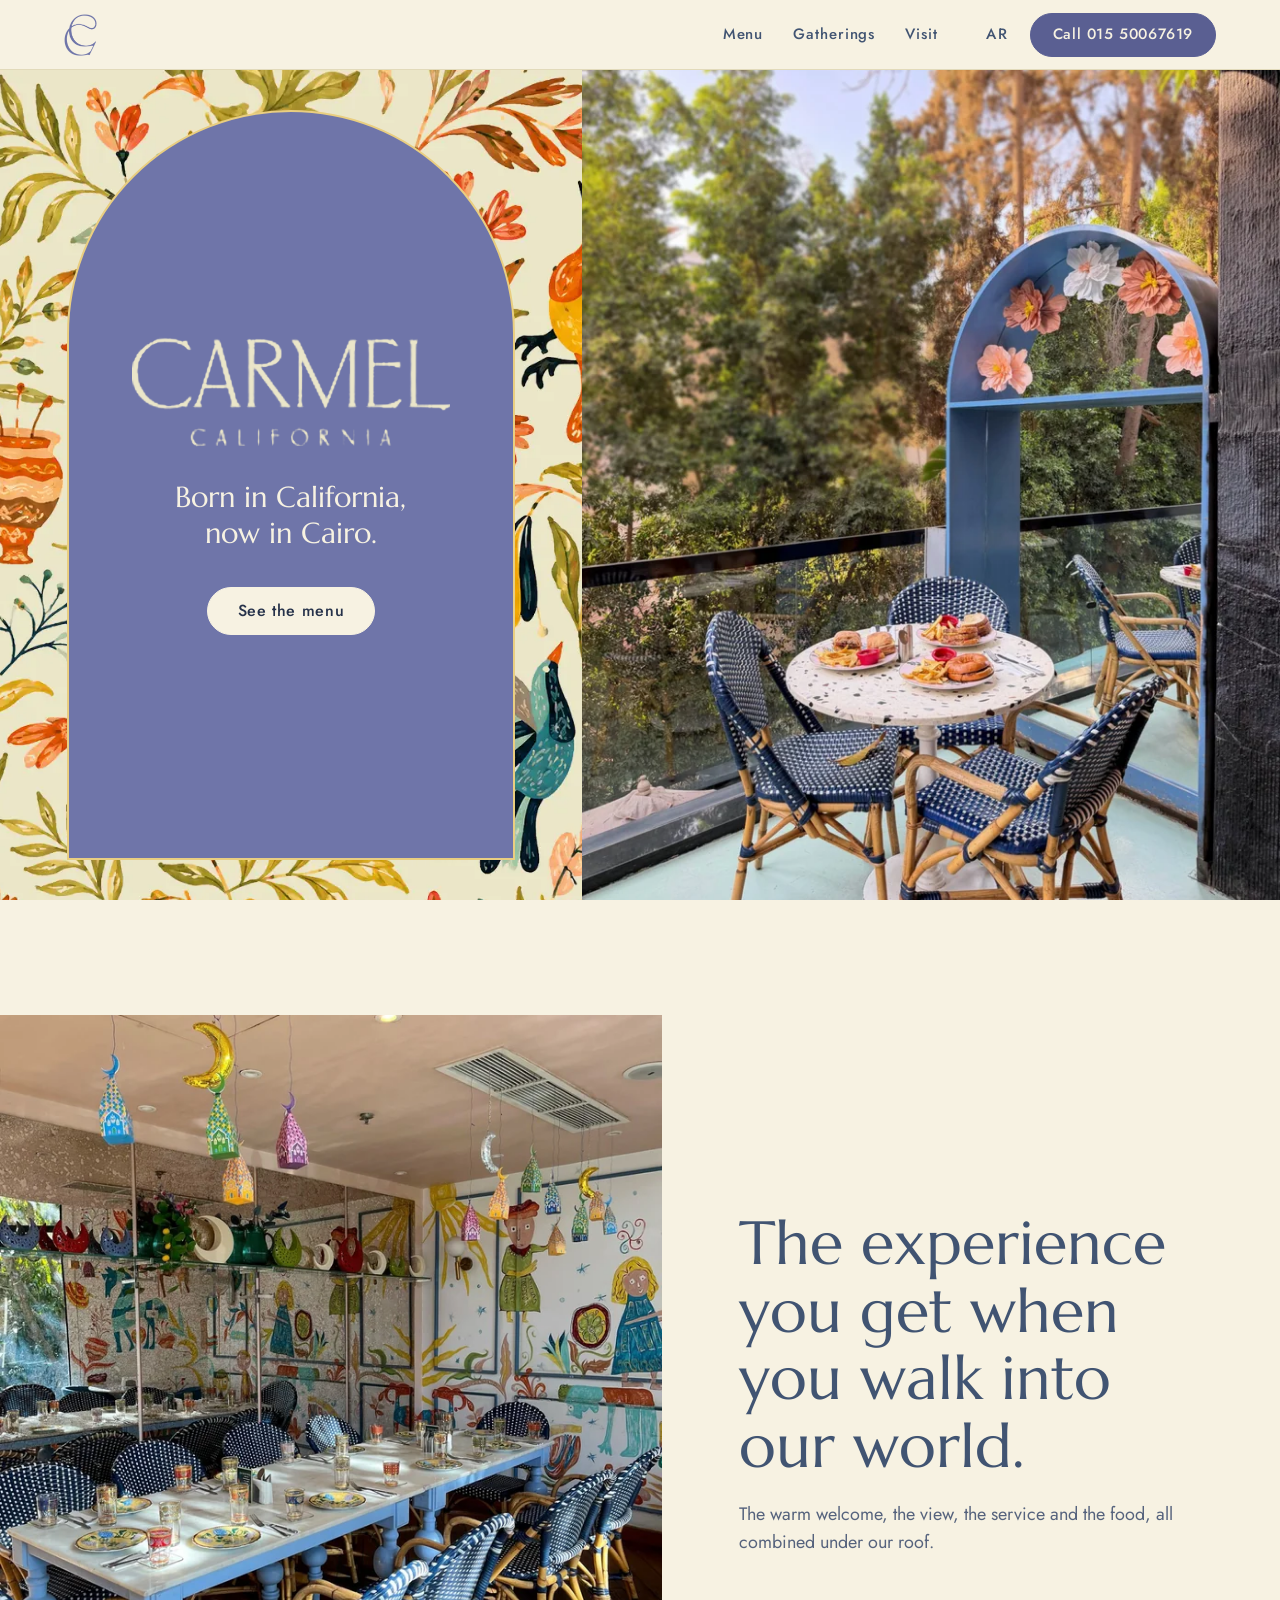
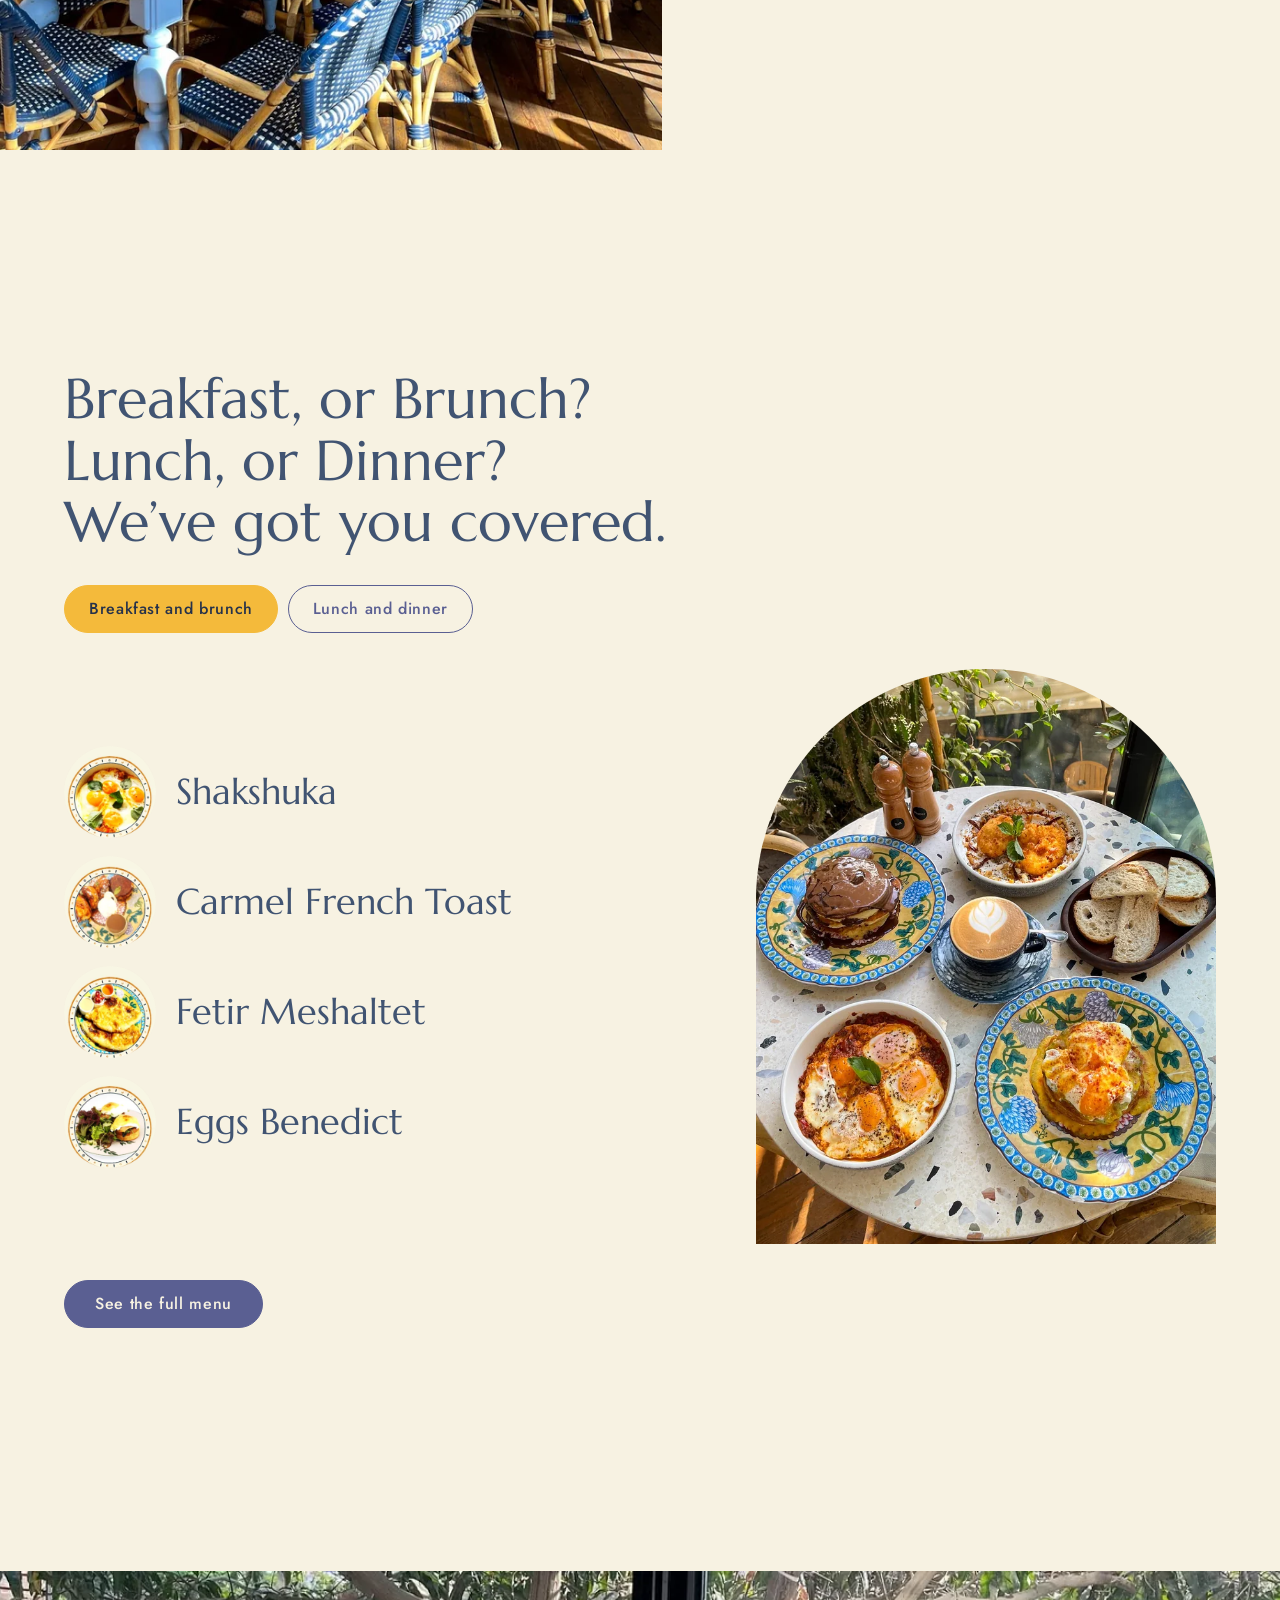
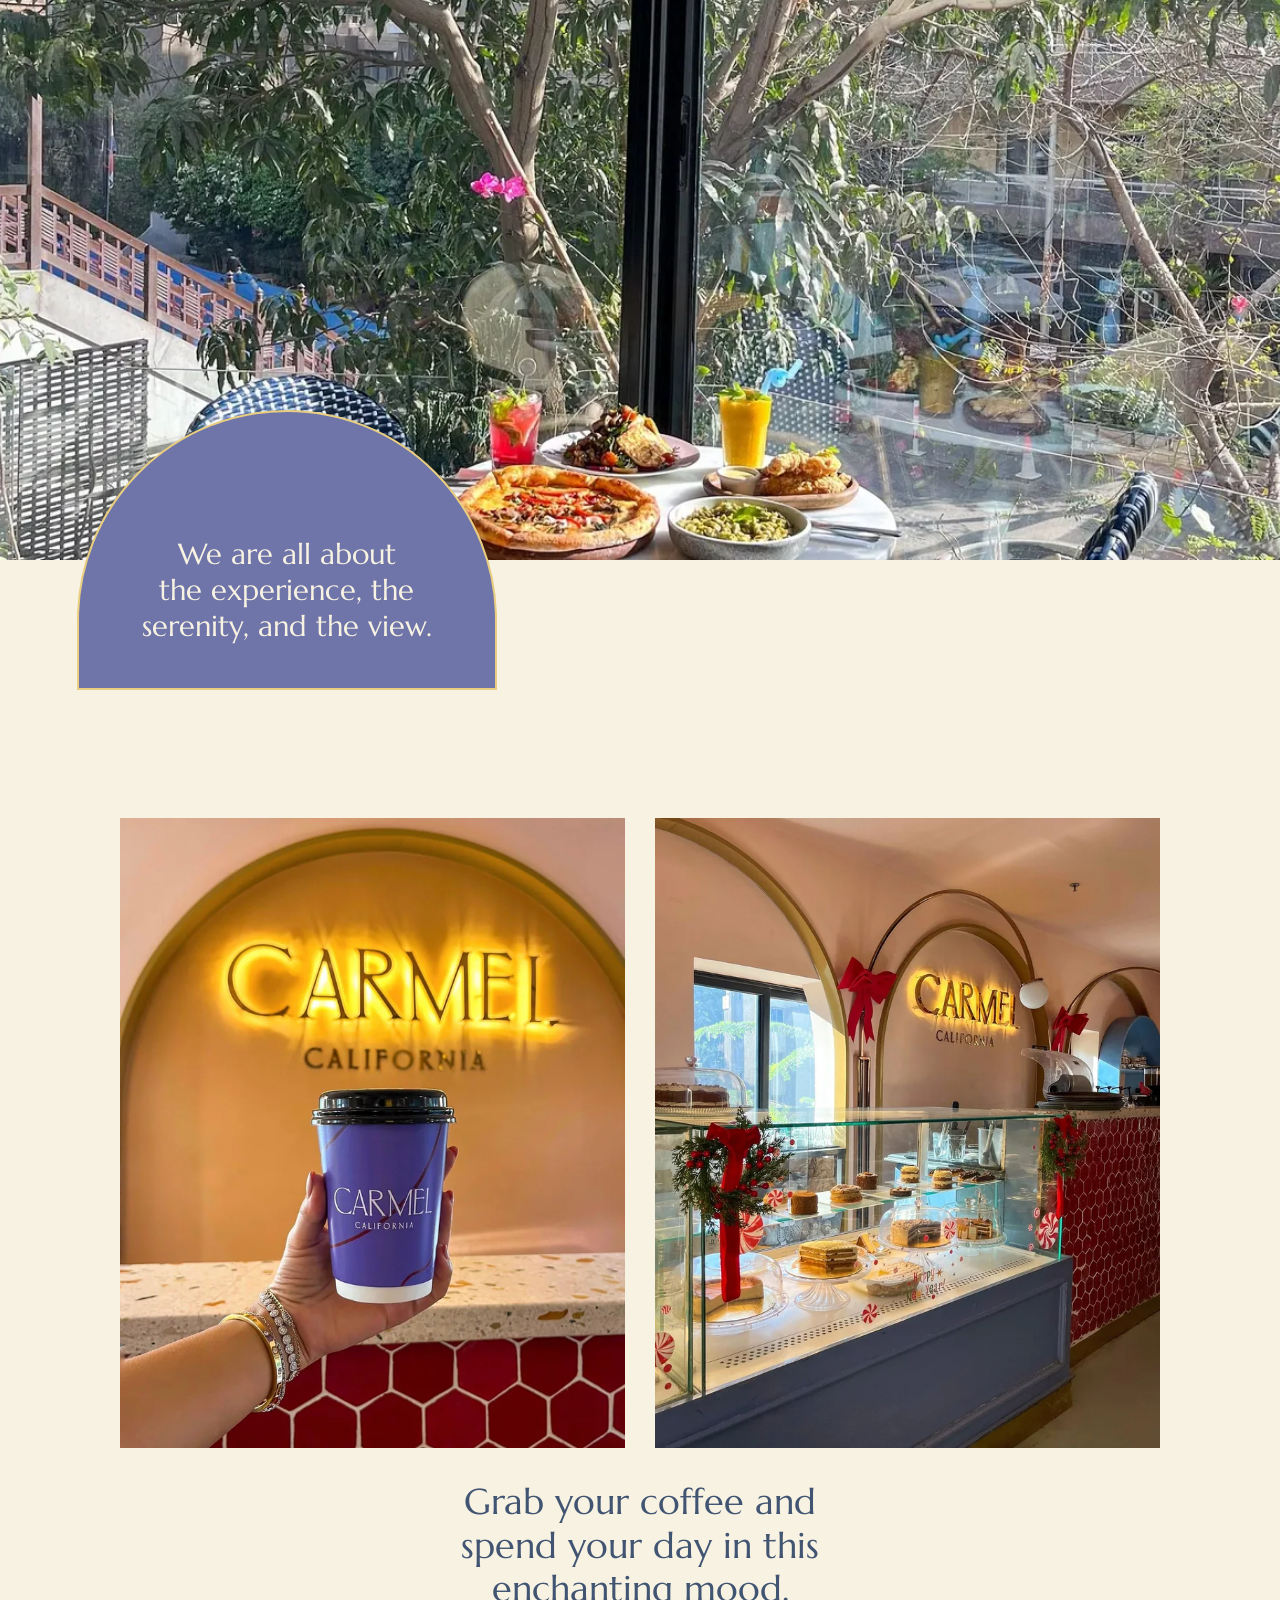
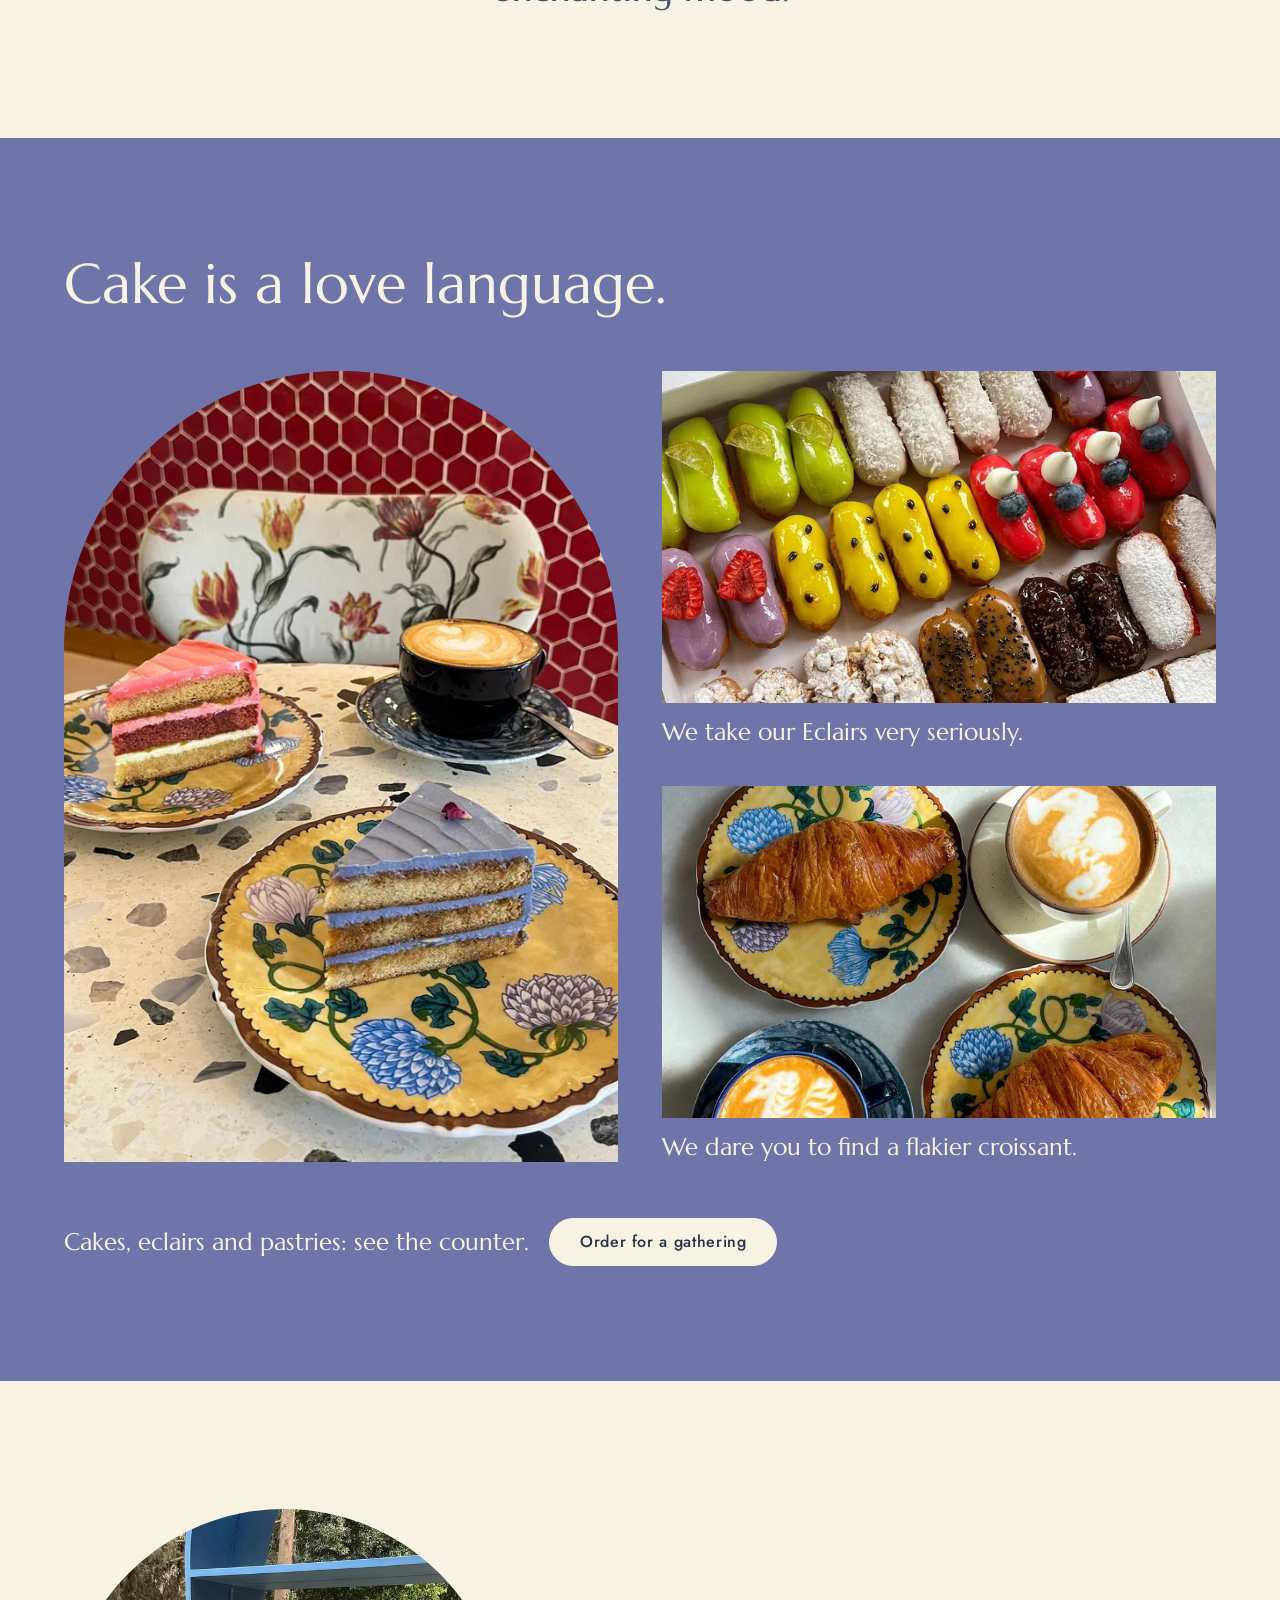
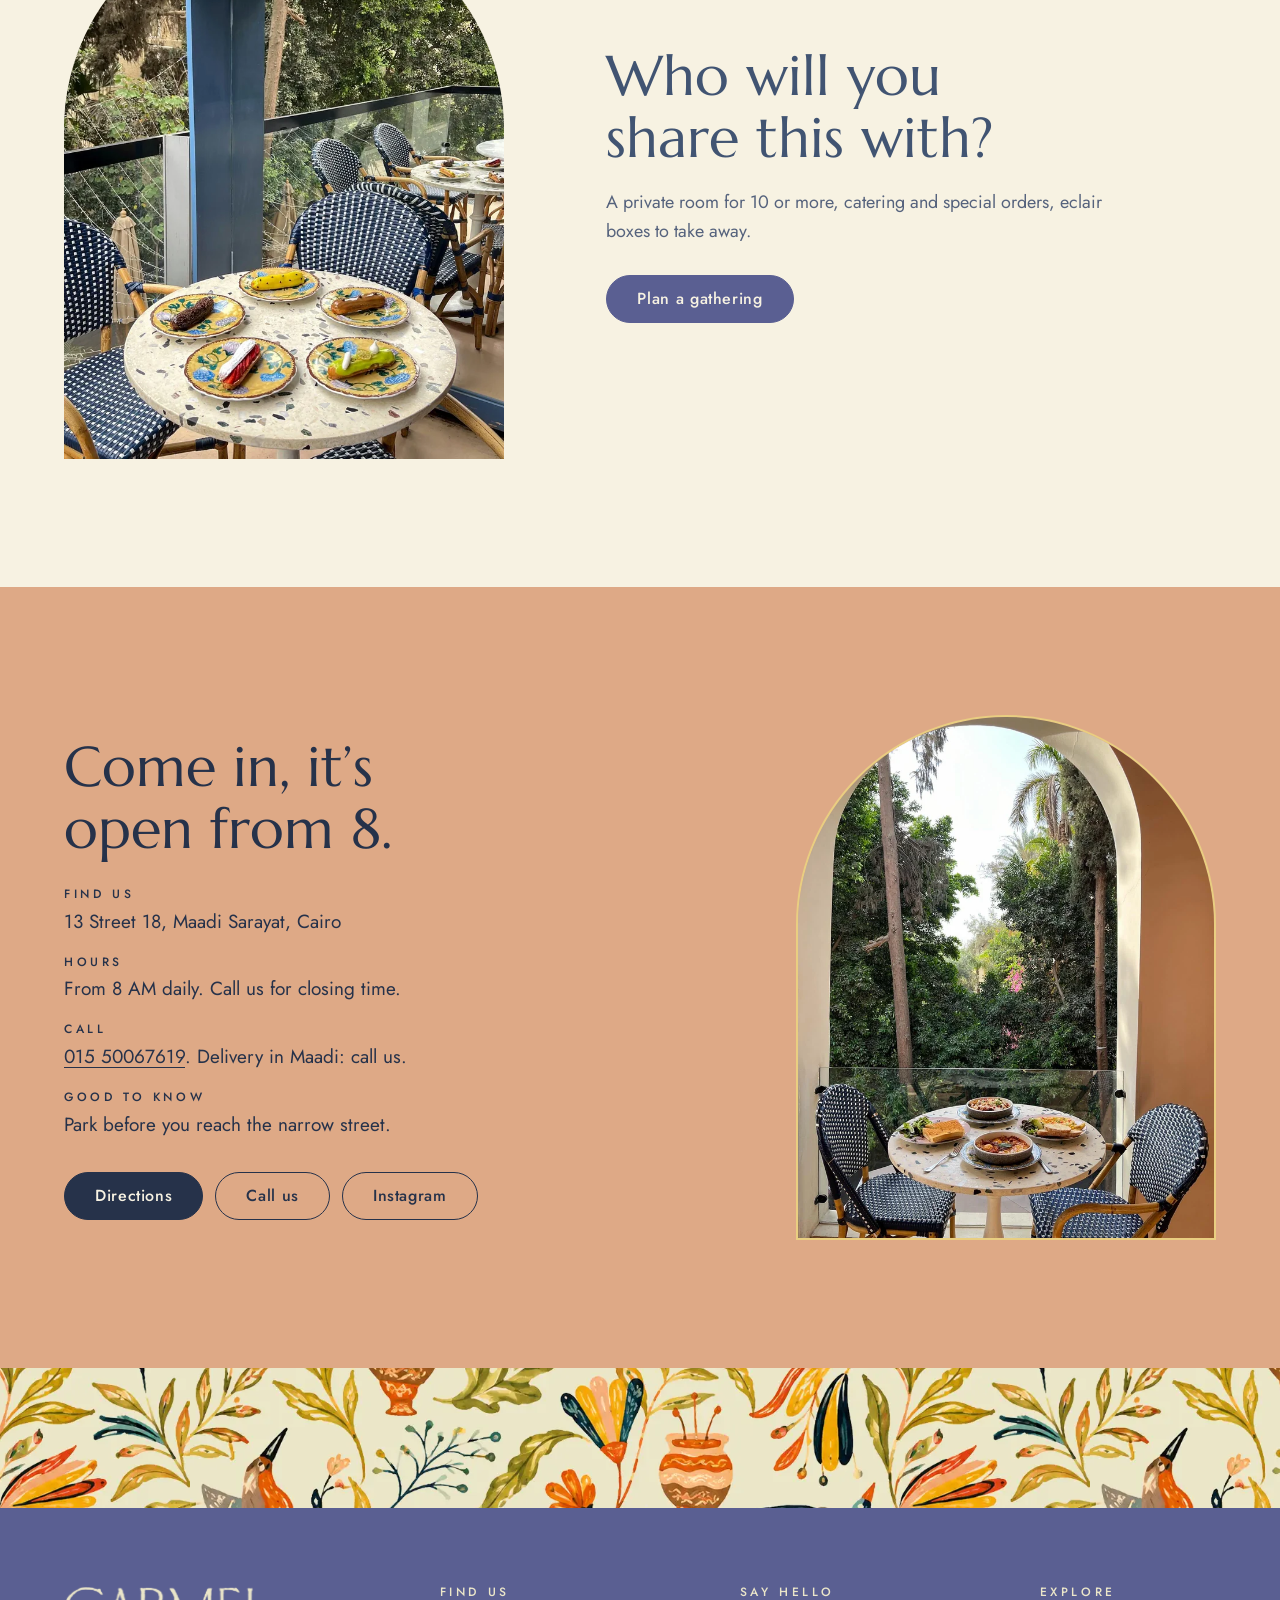
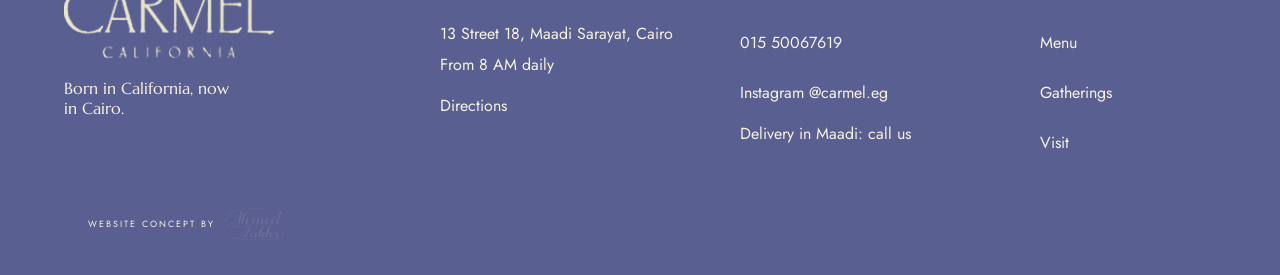
<file: index.html>
<!doctype html>
<html lang="en">
<head>
<meta charset="utf-8">
<meta name="viewport" content="width=device-width, initial-scale=1, minimum-scale=1">
<title>Carmel California | Brunch, cakes and coffee in Maadi, Cairo</title>
<meta name="description" content="Carmel California, 13 Street 18, Maadi Sarayat, Cairo. From 8 AM daily: breakfast, brunch, lunch and a cake counter, in a painted room with a balcony among the trees.">
<meta name="theme-color" content="#6F75A9">
<link rel="canonical" href="https://ahmedfakhr1.github.io/carmel-preview/index.html">
<meta property="og:type" content="website">
<meta property="og:site_name" content="Carmel California">
<meta property="og:title" content="Carmel California | Brunch, cakes and coffee in Maadi, Cairo">
<meta property="og:description" content="Carmel California, 13 Street 18, Maadi Sarayat, Cairo. From 8 AM daily: breakfast, brunch, lunch and a cake counter, in a painted room with a balcony among the trees.">
<meta property="og:url" content="https://ahmedfakhr1.github.io/carmel-preview/index.html">
<meta property="og:image" content="https://ahmedfakhr1.github.io/carmel-preview/img/og.jpg">
<meta property="og:image:width" content="1200">
<meta property="og:image:height" content="630">
<meta name="twitter:card" content="summary_large_image">
<link rel="icon" href="icon.png" type="image/png">
<link rel="apple-touch-icon" href="apple-touch-icon.png">
<link rel="preload" href="fonts/jost-35841f.woff2" as="font" type="font/woff2" crossorigin><link rel="preload" href="fonts/marcellus-9d4869.woff2" as="font" type="font/woff2" crossorigin>
<link rel="preload" as="image" href="img/wordmark-cream.png" fetchpriority="high">
<style>html.fl body>*:not(#cover):not(#veil){opacity:0}body{transition:opacity .25s ease}</style>
<script>(function(){var h=document.documentElement,flag='carmel-intro',first=false,t0=Date.now(),fin=0,fd=0,done=0,total=1,veil=null,fill=null,rm=window.matchMedia&&matchMedia('(prefers-reduced-motion: reduce)').matches;
try{first=!localStorage.getItem(flag);if(first)localStorage.setItem(flag,'1')}catch(e){first=false}
h.classList.add('fl',first?'veiled':'hold');
function fonts(){if(fd)return;fd=1;h.classList.remove('fl')}
function out(){if(first){h.classList.add('veil-out');setTimeout(function(){h.classList.remove('veiled','veil-out')},rm?0:820)}else{h.classList.add('ready');setTimeout(function(){h.classList.remove('hold','ready')},500)}}
function lift(){if(fin)return;fin=1;fonts();out()}
function step(){done++;if(fill)fill.style.transform='scaleX('+Math.min(done/total,1)+')';if(done>=total){if(first){setTimeout(lift,Math.max(260,1200-(Date.now()-t0)))}else lift()}}
setTimeout(fonts,1200);setTimeout(lift,first?2500:3000);
function start(){veil=document.getElementById('veil');fill=veil&&veil.querySelector('.veil-fill');
var im=[].slice.call(document.querySelectorAll('img[data-first]'));total=1+im.length;
if(first){h.addEventListener('click',lift);document.addEventListener('keydown',lift)}
var f=document.fonts&&document.fonts.load?Promise.all([document.fonts.load('400 1em Marcellus'),document.fonts.load('400 1em Jost'),document.fonts.load('500 1em Jost')]).then(function(){return document.fonts.ready}):Promise.resolve();
f.then(function(){fonts();step()},function(){fonts();step()});
im.forEach(function(i){(i.decode?i.decode():Promise.resolve()).then(step,step)})}
if(document.readyState==='loading')document.addEventListener('DOMContentLoaded',start);else start()})();</script>
<link rel="stylesheet" href="fonts.css?v=3">
<link rel="stylesheet" href="style.css?v=3">
<link rel="preload" as="image" href="img/p03-L.webp" imagesrcset="img/p03-S.webp 720w, img/p03-L.webp 1100w" imagesizes="(min-width:900px) 55vw, 100vw" fetchpriority="high">
<script type="application/ld+json">{"@context": "https://schema.org", "@type": "Restaurant", "name": "Carmel California", "url": "https://ahmedfakhr1.github.io/carmel-preview/", "image": "https://ahmedfakhr1.github.io/carmel-preview/img/og.jpg", "telephone": "+201550067619", "description": "Breakfast, brunch, lunch and a cake counter in a painted room with a balcony among the trees in Maadi Sarayat, Cairo.", "address": {"@type": "PostalAddress", "streetAddress": "13 Street 18", "addressLocality": "Maadi Sarayat", "addressRegion": "Cairo", "addressCountry": "EG"}, "hasMenu": "https://ahmedfakhr1.github.io/carmel-preview/menu.html", "sameAs": ["https://www.instagram.com/carmel.eg/"]}</script>
</head>
<body>
<div id="cover" aria-hidden="true"><img src="img/wordmark-cream.png" width="240" height="86" alt=""></div>
<div id="veil" aria-hidden="true"><img src="img/wordmark-cream.png" width="864" height="308" alt=""><span class="veil-track"><i class="veil-fill"></i></span></div>
<a class="skip" href="#main">Skip to content</a>
<header class="hdr"><div class="hdr-in">
<a class="brand" href="index.html" aria-label="Carmel California, home"><img src="img/monogram-periwinkle.png" width="33" height="42" alt=""></a>
<nav class="nav" aria-label="Main"><a href="menu.html">Menu</a><a href="gatherings.html">Gatherings</a><a href="index.html#visit">Visit</a></nav>
<div class="hdr-r"><button class="ar" type="button" aria-haspopup="dialog" aria-label="Arabic">AR</button><a class="btn btn--sm call-h" href="tel:+201550067619">Call 015 50067619</a>
<button class="burger" type="button" aria-label="Open menu" aria-expanded="false" aria-controls="drawer"><span></span><span></span></button></div>
</div></header>
<div class="drawer" id="drawer" aria-hidden="true" inert role="dialog" aria-modal="true" aria-label="Menu">
<div class="drawer-bg" data-close></div>
<div class="drawer-p"><button class="drawer-x" type="button" data-close aria-label="Close menu">&times;</button>
<nav class="drawer-nav" aria-label="Pages"><a href="index.html">Home</a><a href="menu.html">Menu</a><a href="gatherings.html">Gatherings</a><a href="index.html#visit">Visit</a></nav>
<div class="drawer-sub"><a href="https://www.instagram.com/carmel.eg/" rel="noopener">Instagram @carmel.eg</a><a href="https://www.google.com/maps/search/?api=1&query=Carmel+California+Maadi" rel="noopener">Directions</a><p>Delivery in Maadi: call us</p><a class="btn btn--paper" href="tel:+201550067619">Call 015 50067619</a></div>
</div></div>
<dialog class="dlg" id="ar-dlg" aria-labelledby="ar-t"><h2 id="ar-t">Arabic</h2><p>Arabic is not in this preview, it will be live in the final version.</p><button class="btn" type="button" data-dlg-close>Close</button></dialog>

<main id="main">
<section class="hero" aria-label="Welcome">
<div class="doorway on-peri"><div class="door">
<h1 class="door-mark"><img src="img/wordmark-cream.png" width="864" height="308" alt="Carmel California" data-first></h1>
<p class="door-line">Born in California, now in Cairo.</p>
<a class="btn btn--paper" href="menu.html">See the menu</a>
</div></div>
<div class="hero-photo"><img src="img/p03-L.webp" srcset="img/p03-S.webp 720w, img/p03-L.webp 1100w" sizes="(min-width:900px) 55vw, 100vw" width="1100" height="1376" alt="The blue arch dressed in paper flowers on the balcony, with a breakfast table among tall trees" loading="eager" fetchpriority="high" decoding="async" data-first></div>
</section>

<section class="world" aria-labelledby="world-h">
<div class="world-photo"><img src="img/p02-L.webp" srcset="img/p02-S.webp 720w, img/p02-L.webp 1000w" sizes="(min-width:900px) 55vw, 100vw" width="1000" height="1250" alt="The painted room: hand-painted walls, long blue tables and hanging lanterns" loading="lazy" decoding="async"></div>
<div class="world-text"><h2 class="h2" id="world-h">The experience you get when you walk into our world.</h2>
<p class="lead">The warm welcome, the view, the service and the food, all combined under our roof.</p></div>
</section>

<section class="day sec" id="day" aria-labelledby="day-h"><div class="wrap">
<div class="day-head"><h2 class="h2" id="day-h">Breakfast, or Brunch? Lunch, or Dinner? We&rsquo;ve got you covered.</h2></div>
<div class="day-tabs" role="tablist" aria-label="Time of day">
<button class="tab" role="tab" id="tab-b" aria-selected="true" aria-controls="day-b" type="button">Breakfast and brunch</button>
<button class="tab" role="tab" id="tab-l" aria-selected="false" aria-controls="day-l" tabindex="-1" type="button">Lunch and dinner</button></div>
<div class="day-panel" id="day-b" role="tabpanel" aria-labelledby="tab-b"><ul class="day-list"><li class="day-item"><img class="ring" src="img/menu/shakshuka.webp" width="92" height="92" alt="" loading="lazy" decoding="async"><span>Shakshuka</span></li><li class="day-item"><img class="ring" src="img/menu/carmel-french-toast.webp" width="92" height="92" alt="" loading="lazy" decoding="async"><span>Carmel French Toast</span></li><li class="day-item"><img class="ring" src="img/menu/fetir-meshaltet.webp" width="92" height="92" alt="" loading="lazy" decoding="async"><span>Fetir Meshaltet</span></li><li class="day-item"><img class="ring" src="img/menu/eggs-benedict.webp" width="92" height="92" alt="" loading="lazy" decoding="async"><span>Eggs Benedict</span></li></ul>
<div class="arch"><img src="img/p14-L.webp" srcset="img/p14-S.webp 720w, img/p14-L.webp 1000w" sizes="(min-width:900px) 460px, 90vw" width="1000" height="1250" alt="Breakfast table by the window: chocolate pancakes, shakshuka, Royale and a latte" loading="lazy" decoding="async"></div></div>
<div class="day-panel" id="day-l" role="tabpanel" aria-labelledby="tab-l" hidden><ul class="day-list"><li class="day-item"><img class="ring" src="img/menu/california.webp" width="92" height="92" alt="" loading="lazy" decoding="async"><span>California salad</span></li><li class="day-item"><img class="ring" src="img/menu/cali-cali.webp" width="92" height="92" alt="" loading="lazy" decoding="async"><span>Cali Cali pizza</span></li><li class="day-item"><img class="ring" src="img/menu/carmel-rose.webp" width="92" height="92" alt="" loading="lazy" decoding="async"><span>Carmel Rose pasta</span></li><li class="day-item"><img class="ring" src="img/menu/steak-and-fries.webp" width="92" height="92" alt="" loading="lazy" decoding="async"><span>Steak and Fries</span></li></ul>
<div class="arch"><img src="img/p16-L.webp" srcset="img/p16-S.webp 720w, img/p16-L.webp 1100w" sizes="(min-width:900px) 460px, 90vw" width="1100" height="1375" alt="Beetroot pasta, pesto fusilli and fried chicken linguini on a marble table" style="object-position:50% 60%" loading="lazy" decoding="async"></div></div>
<div class="day-more"><a class="btn" href="menu.html">See the full menu</a></div>
</div></section>

<section class="band" aria-labelledby="band-h">
<div class="band-img"><img src="img/band-L.webp" srcset="img/band-S.webp 720w, img/band-L.webp 1200w" sizes="100vw" width="1200" height="533" alt="A table by the glass corner of the room, set with pizza and drinks, among the trees" loading="lazy" decoding="async"></div>
<div class="plaque on-peri"><p id="band-h">We are all about the experience, the serenity, and the view.</p></div>
</section>

<section class="pair-sec" aria-labelledby="pair-h">
<div class="pair"><figure><img src="img/p05-L.webp" srcset="img/p05-S.webp 720w, img/p05-L.webp 1440w" sizes="(min-width:900px) 520px, 50vw" width="1440" height="1800" alt="The back-lit Carmel California sign in a peach arch, a hand holding the purple takeaway cup" loading="lazy" decoding="async"></figure>
<figure><img src="img/p06-L.webp" srcset="img/p06-S.webp 720w, img/p06-L.webp 1440w" sizes="(min-width:900px) 520px, 50vw" width="1440" height="1800" alt="The pastry counter with cakes under glass beneath the gold Carmel sign" loading="lazy" decoding="async"></figure></div>
<p class="pair-cap" id="pair-h">Grab your coffee and spend your day in this enchanting mood.</p>
</section>

<section class="counter on-peri" aria-labelledby="cake-h"><div class="wrap">
<h2 class="h2" id="cake-h">Cake is a love language.</h2>
<div class="counter-grid">
<div class="counter-a arch"><img src="img/p10-L.webp" srcset="img/p10-S.webp 720w, img/p10-L.webp 1320w" sizes="(min-width:900px) 600px, 92vw" width="1320" height="1650" alt="Pink and periwinkle layer cakes on yellow painted plates, with a coffee, against red hexagon tile" loading="lazy" decoding="async"></div>
<div class="counter-side">
<figure class="counter-b"><div class="ci"><img src="img/p11-L.webp" srcset="img/p11-S.webp 720w, img/p11-L.webp 1320w" sizes="(min-width:900px) 600px, 92vw" width="1320" height="1650" alt="A box of assorted eclairs and tarts" style="object-position:50% 45%" loading="lazy" decoding="async"></div><figcaption>We take our Eclairs very seriously.</figcaption></figure>
<figure class="counter-c"><div class="ci"><img src="img/p15-L.webp" srcset="img/p15-S.webp 720w, img/p15-L.webp 1440w" sizes="(min-width:900px) 600px, 92vw" width="1440" height="1800" alt="Two croissants on painted plates with two lattes" style="object-position:50% 40%" loading="lazy" decoding="async"></div><figcaption>We dare you to find a flakier croissant.</figcaption></figure>
</div></div>
<div class="counter-foot"><span>Cakes, eclairs and pastries: see the counter.</span><a class="btn btn--paper" href="gatherings.html?type=catering#plan">Order for a gathering</a></div>
</div></section>

<section class="sec" aria-labelledby="tz-h"><div class="wrap teaser">
<div class="arch"><img src="img/p09-L.webp" srcset="img/p09-S.webp 720w, img/p09-L.webp 900w" sizes="(min-width:900px) 440px, 90vw" width="900" height="1125" alt="Eclairs on painted plates on a terrazzo table on the balcony, with a blue frame and trees" loading="lazy" decoding="async"></div>
<div class="teaser-text"><h2 class="h2" id="tz-h">Who will you share this with?</h2>
<p class="lead">A private room for 10 or more, catering and special orders, eclair boxes to take away.</p>
<a class="btn" href="gatherings.html">Plan a gathering</a></div>
</div></section>

<section class="visit sec" id="visit" aria-labelledby="visit-h"><div class="wrap visit-in">
<div><h2 class="h2" id="visit-h">Come in, it&rsquo;s open from 8.</h2>
<dl>
<div><dt class="cap">Find us</dt><dd>13 Street 18, Maadi Sarayat, Cairo</dd></div>
<div><dt class="cap">Hours</dt><dd>From 8 AM daily. Call us for closing time.</dd></div>
<div><dt class="cap">Call</dt><dd><a href="tel:+201550067619">015 50067619</a>. Delivery in Maadi: call us.</dd></div>
<div><dt class="cap">Good to know</dt><dd>Park before you reach the narrow street.</dd></div>
</dl>
<div class="visit-btns"><a class="btn" href="https://www.google.com/maps/search/?api=1&query=Carmel+California+Maadi" rel="noopener">Directions</a><a class="btn btn--line" href="tel:+201550067619">Call us</a><a class="btn btn--line" href="https://www.instagram.com/carmel.eg/" rel="noopener">Instagram</a></div></div>
<div class="arch"><img src="img/p04-L.webp" srcset="img/p04-S.webp 720w, img/p04-L.webp 1000w" sizes="(min-width:900px) 420px, 90vw" width="1000" height="1250" alt="A peach arched opening framing tall palms, with soups and a quiche on a terrazzo table" loading="lazy" decoding="async"></div>
</div></section>
</main>
<footer class="ftr">
<div class="strip" aria-hidden="true"></div>
<div class="wrap ftr-in">
<div class="ftr-brand"><img src="img/wordmark-cream.png" width="210" height="75" alt="Carmel California" loading="lazy"><p>Born in California, now in Cairo.</p></div>
<div class="ftr-col"><h2 class="cap">Find us</h2><p>13 Street 18, Maadi Sarayat, Cairo</p><p>From 8 AM daily</p><a href="https://www.google.com/maps/search/?api=1&query=Carmel+California+Maadi" rel="noopener">Directions</a></div>
<div class="ftr-col"><h2 class="cap">Say hello</h2><a href="tel:+201550067619">015 50067619</a><a href="https://www.instagram.com/carmel.eg/" rel="noopener">Instagram @carmel.eg</a><p>Delivery in Maadi: call us</p></div>
<div class="ftr-col"><h2 class="cap">Explore</h2><a href="menu.html">Menu</a><a href="gatherings.html">Gatherings</a><a href="index.html#visit">Visit</a></div>
</div>
<p class="credit"><a class="sig" href="https://ahmedfakhr1.github.io/" rel="noopener" title="Website concept by Ahmed Fakhreldin"><span class="sig-by">Website concept by</span><span class="sr">Ahmed Fakhreldin</span><svg viewBox="-16 -123 301 172" aria-hidden="true" focusable="false"><defs><mask id="sig-pen" maskUnits="userSpaceOnUse" x="-80" y="-180" width="760" height="300"><g class="pen"><path pathLength="1" style="animation-delay:0.10s;animation-duration:0.32s" d="M8.2 -39l2 1.2 1.2 0.4 1.4 0.1 1.6-0.3 1.7-0.7 2-1.2 5.2-4.7 7-8 8.4-10.2 8.6-11 16.8-22.7 1.8-2 0.9-0.2 -0.1 1.7 -1.2 6.4 -3.2 14.3 -2.4 10.5 -5.3 21.1 -0.4 2.1 -0.1 2.6 0.6 1.9 1.5 1 1.1 0.1 2.6-0.4 1.5-0.8 3.2-2.7 4.9-5.5"/><path pathLength="1" style="animation-delay:0.50s;animation-duration:0.05s" d="M35.4 -60.5l6.3-1.4 7.3-1 7-0.4 6.6 0.3"/><path pathLength="1" style="animation-delay:0.64s;animation-duration:0.51s" d="M70.1 -51.5l11.6-15.7 6.3-9.3 3.1-5.2 2.8-6.3 1.6-5.6 0-2.1 -0.4-1.7 -0.8-1.3 -1.4-0.5 -1.9 0.2 -2.2 1.1 -2 1.6 -1.7 2 -1.4 2.5 -1.4 3.4 -3.2 9.4 -3.6 12.8 -3.9 16.2 -1.6 7.5 -0.3 2.9 5.3-10.1 4.2-5.8 2.6-3.1 2.5-2.3 2.4-1.4 2.3-0.9 2.3-0.4 2.3 0 1.8 0.4 1.3 0.9 0.9 1.3 0.4 1.7 -0.1 2.1 -0.5 2.6 -3.4 9.2 -0.6 2.6 0 2.1 0.4 1.7 0.8 1.3 1.1 0.9 1.1 0.4 1.2 0 1.6-0.4 4.3-2 3.2-2.3 3.7-4.3 10.3-13.2 2.5-2.3 2.5-1.4 2-0.6 1.5 0.3 1.1 1 0.6 1.2 0.1 1.1 -0.3 1.6 -3.8 11.2 -4.2 10.1"/><path pathLength="1" style="animation-delay:1.22s;animation-duration:0.12s" d="M127 -45.5l4.4-6.9 2.3-3.1 2.6-3.1 2.5-2.3 2.4-1.4 2.4-0.9 2.3-0.4 2.2 0 1.8 0.4 1.4 0.9 0.8 1.1 0.5 1.2 0 1.1 -3 9.6 -5.3 12.9"/><path pathLength="1" style="animation-delay:1.42s;animation-duration:0.17s" d="M148.2 -45.5l4.4-6.9 4.9-6.2 2.5-2.3 2.4-1.4 2.4-0.9 2.3-0.4 2.2 0 1.8 0.4 1.4 0.9 0.8 1.3 0.4 1.7 0 2.1 -0.6 2.6 -3.4 9.2 -0.5 2.6 -0.1 2.1 0.4 1.7 0.9 1.3 1 0.9 1.1 0.4 1.2 0 1.6-0.4 4.3-2 1.8-1.2 1.4-1.1 1.6-1.7 6.9-8.7"/><path pathLength="1" style="animation-delay:1.67s;animation-duration:0.18s" d="M193.4 -42.4l6.3-3.2 1.5-1.2 2.6-3 2.4-4.4 0.7-2.2 0.2-2.3 -0.3-1.8 -0.7-1.4 -1-1 -1.1-0.6 -2.6 0.1 -4.2 1.9 -2 1.6 -1.6 1.9 -1.2 2.5 -0.9 2.8 -0.5 6.4 0.5 2.7 0.9 2.3 1.4 1.8 1.8 1.4 2.2 1 2.2 0.6 2.3 0.1 2.3-0.2 4.6-1.8 3.5-2.3 1.4-1.4 7.5-9.4"/><path pathLength="1" style="animation-delay:1.93s;animation-duration:0.43s" d="M249.1 -54.5l-1.7-4.2 -1.3-1.8 -1.9-1.4 -2.2-1 -2.2-0.6 -4.5 0.1 -4.7 1.8 -3.5 2.3 -2.6 3 -2.4 4.4 -0.7 2.3 -0.2 2.3 0.2 2.2 0.6 2.3 1.1 2.1 1.5 1.7 2 1.3 2.2 0.9 2.2 0.4 2.3 0 2.3-0.4 2.4-0.9 2.3-1.3 1.8-1.7 1.5-2.1 3.3-6.8 20.5-46.9 -13.8 32.1 -1.4 4 -1.7 5.3 -2.2 9.4 -0.3 3.4 0.1 2.5 0.7 1.7 2.1 1.6 2.6-0.1 4.2-1.8 3.5-2.3 1.4-1.4 7.5-9.4"/><path pathLength="1" style="animation-delay:2.43s;animation-duration:0.74s" d="M193.3 -110.5l-6.7-2.7 -5.3-1.3 -7.1-1.1 -8.9-0.8 -11.2-0.6 -13.4-0.3 -14.7 0.2 -15.2 0.6 -15.7 1.1 -15.1 1.8 -14.3 2.4 -13.4 3 -11.9 3.4 -10.6 4 -9.5 4.7 -8.4 5.5 -7.4 6.4 -6 6.9 -4.7 7.5 -3.3 7.4 -2 6.2 -0.5 4.9 0.6 4.6 1.5 4.7 2.5 4.7 3.6 4 4.7 3 5.9 2.3 7.5 1.7 9.1 1.1 21.4 1.4 22.1 0.5 8.8 0 18.6-0.6 4.3 0.1 11.3 2 3.1 0.3 2.8-0.1 2.5-0.5 4.5-2"/><path pathLength="1" style="animation-delay:3.25s;animation-duration:0.19s" d="M109.7 -21.5l-7.4 18.7 -5 11.6 -2.4 4.9 -4.6 7.4 -2.2 2.7 -2.2 2 -2 1.5 -4.1 2.1 -2 0.5 -1.9 0.1 -2-0.2 -1.8-0.6 -1.8-1 -1.5-1.3 -1-1.7 -0.9-3.9 0-1.9 0.4-1.7 0.8-1.3 1-1 1.4-0.6 1.8-0.3 3.8 0.6 3.9 2"/><path pathLength="1" style="animation-delay:3.52s;animation-duration:0.04s" d="M89.3 1.7l23.2 0"/><path pathLength="1" style="animation-delay:3.64s;animation-duration:1.68s" d="M139.5 14.5l-1.4-3.5 -1.2-1.5 -1.6-1.2 -1.8-0.9 -1.9-0.5 -1.9-0.1 -4 0.9 -3.6 1.9 -2.4 2 -1.1 1.5 -2.1 3.7 -0.5 1.9 -0.2 2 0.7 3.8 0.9 1.8 1.3 1.5 1.7 1.1 3.8 1.1 1.9 0 4-1.1 1.9-1.1 1.6-1.5 1.2-1.8 5.8-12.4 1.1-1.8 -2.7 10.6 -0.4 3.1 0 2.5 0.4 1.6 0.9 1.1 0.9 0.6 0.9 0.2 2.6-0.6 3.7-1.8 2.6-2 1.5-1.7 11.1-14.5 8.7-12.5 2.9-4.7 3.4-7.8 0.6-2.3 0.2-2 -0.2-1.5 -0.6-1.2 -1-0.8 -1.5 0 -1.9 0.8 -1.8 1.2 -1.4 1.5 -1.3 2 -2.5 6 -2.8 9 -3.1 11.8 -3.3 14.2 -0.6 3.8 0.5-0.3 1.2-2.8 2.4-4.4 5.4-7.5 2.2-2.2 2.1-1.4 2-0.9 2-0.5 1.9-0.1 1.7 0.3 1.2 0.6 0.9 0.9 0.5 1.4 0 1.6 -0.4 1.9 -1.1 1.4 -1.8 1.1 -2.2 0.7 -2.6 0.4 -2.7 0.1 -1.1 0.3 2.3 2 1.3 1.9 2.3 6.7 0.9 1.1 0.9 0.6 1 0.2 1.1-0.1 1.5-0.5 3.6-1.8 1.5-1 2.6-2.7 8.6-11.1 5.5-7.5 7.5-11 3.6-7.3 1.6-4.9 0.2-2 -0.2-1.5 -0.6-1.2 -1.1-0.8 -1.4 0 -1.9 0.8 -1.8 1.2 -1.5 1.5 -1.2 2 -1.2 2.7 -2.7 7.4 -3 10.4 -3.2 13.3 -2.3 11 0.6-0.3 2.4-5.2 2.6-4.2 4-5.3 2.1-2.2 2.1-1.4 2-0.9 2-0.5 2-0.1 1.6 0.3 1.3 0.6 0.9 0.9 0.4 1.4 0.1 1.6 -0.3 2.1 -0.7 2.4 -2.2 5.4 -0.7 4.3 0.2 1.5 0.6 1.2 0.8 0.9 1 0.5 2.2-0.1 1.6-0.6 3.6-1.9 2.5-2.2 8.2-10.4 6.4-9 0.5 0 -0.1 1.4 0.6 1.5 1.8 0.7 2.6 0.1 2.2 0.4 1.4 0.7 0.7 1.1 0.3 1.5 0 1.8 -1.3 4.7 -2 4.9 -0.4 2.4 1.1 2 0.9 0.7 1 0.4 1 0 3.1-1.1 3.5-2 1.1-0.9 3.2-3.6 7.8-10.4 3.6-3.6 1.8-1.2 1.7-0.5 1.7 0 1.3 0.6 0.8 1.3 0.4 1.8 -0.2 2.4 -0.9 2.8 -1.6 3.5 -2.6 4.3 -3.6 4.8 -4.6 4 -5.8 2.9 -7.4 2.1 -9.5 1.7 -11.8 1.3 -12 1 -22.3 1.3 -15 0.3 -19.5 0 -41.7-0.7 -17.8-0.7 -16-0.9 -14.4-1.1 -12.7-1.3 -11.4-1.6 -10.4-1.7 -9.1-1.9 -8.1-2.1 -14.5-4.8"/></g></mask><g id="sig-ink"><path d="M7.8 -38.4l0 0.5 0.6 0.6 1.4-2.2 -0.7-0.3 -0.5 0.2zM8.2 -37.5l1 0.5 1.5 0.3 0.5-1.7 -1.6-1.2zM10.2 -36.7l3.2-0.1 -0.2-1.2 -1.3-0.1 -1-0.5zM12.8 -36.7l1.7-0.3 1.9-0.8 -0.6-1 -1.6 0.6 -1.4 0.2zM15.8 -37.5l2.6-1.5 1.6-1.2 -0.8-0.9 -2.1 1.5 -1.8 1zM19.2 -39.5l2.5-2.3 3.1-3.2 -0.9-0.8 -5.5 5.3zM23.7 -43.8l7.1-8.1 -0.9-0.7 -7.1 8zM29.5 -50.4l8.2-9.9 -0.9-0.7 -8.2 9.9zM36.3 -58.5l8.6-10.8 -1-0.8 -8.6 10.8zM43.4 -67.5l8.5-11 -1-0.7 -8.4 11zM50.5 -76.7l7.5-10.3 -1-0.7 -7.4 10.2zM56.9 -85.3l6.1-8.4 -1-0.7 -6.1 8.4zM62.1 -92.5l4.3-5.5 -0.9-0.7 -4.4 5.5zM65.9 -97.3l1.7-2.3 -0.6-0.6 -2 2.1zM66.1 -100.2l-0.9 0.2 -0.8 1.5 5.2 0.9 -0.3-1.8 -0.8-0.4zM64.6 -99l-0.7 1.9 -0.5 2.7 5.7 1.2 0.5-2.9 0-2.1zM63.5 -95.4l-1.5 7.5 5.7 1.3 1.6-7.7zM62.3 -89.4l-2.1 9.5 5.7 1.3 2.1-9.5zM60.6 -81.6l-2.3 10.3 5.6 1.3 2.4-10.3zM58.7 -73l-2.5 10.4 5.6 1.4 2.5-10.5zM56.6 -64.3l-2.4 9.9 5.6 1.4 2.4-10zM54.6 -55.9l-2 8 5.5 1.4 2.1-8.1zM52.9 -49.1l-1.4 5.7 5.7 1.1 1.2-5.4zM51.6 -44.1l-0.5 3.7 5.9 0 0.3-2.5zM51.1 -41l0.1 1.7 0.6 1.6 5.1-1.7 0.1-1.3zM51.5 -38.2l1 1.4 1.6 0.8 2.9-3.5zM53.5 -36.2l1.1 0.3 1.8 0 0.3-1.5 -0.5-0.7 0.1-0.7zM56 -35.9l2.6-0.2 -0.2-1.2 -1.1 0.1 -0.8-0.4zM58.1 -36l1.5-0.3 1.5-0.7 -0.5-1 -1.4 0.6 -1.2 0.2zM60.6 -36.7l3.3-2.3 -0.8-0.9 -3 2.1zM63.3 -38.5l3.5-3.3 -0.9-0.9 -3.3 3.3zM66.2 -41.2l3-3.6 -0.8-0.7 -3.1 3.5zM68.8 -44.4l1-1.4 -0.7-0.4 -1.1 1.1z"/><path d="M35.4 -60.1l3.1-0.5 -0.3-1.2 -2.9 0.9zM37.6 -60.4l6.6-1.3 -0.2-1.2 -6.6 1.3zM43 -61.5l7.3-1 -0.1-1.2 -7.4 1zM49 -62.3l7-0.4 0-1.3 -7.1 0.5zM55 -62.7l5.7 0.2 0.1-1.2 -5.9-0.2zM60 -62.5l1.8 0.1 0.8-0.2 -0.1-0.9 -2.5-0.3z"/><path d="M70.4 -51.3l2.4-2.9 -0.9-0.6 -2.1 3.1zM72.1 -53.3l5.3-6.9 -1-0.8 -5.2 7zM76.4 -58.8l7.1-10 -1-0.7 -7.1 9.9zM82.2 -66.9l6.3-9.2 -1-0.7 -6.3 9.2zM87.7 -75l3.4-5.5 -1-0.6 -3.4 5.5zM90.7 -79.7l2.9-5.9 -1.2-0.4 -2.8 5.7zM93.1 -84.4l2.4-6.4 -1.1-0.4 -2.4 6.2zM95.2 -89.9l0.7-2.7 0.3-2.4 -1.2 0 -0.2 2.1 -0.7 2.7zM96.2 -94.3l-0.1-2.1 -0.7-1.8 -1 0.6 0.5 1.4 0 1.8zM95.7 -97.6l-1-1.5 -1.7-0.8 -0.1 1.3 1 0.4 0.7 1zM93.6 -99.8l-2-0.2 -2.6 0.6 1.1 2.2 1.8-1.1 1.3-0.2zM89.9 -99.6l-2.7 1 -2.6 1.6 3.1 2.6 1.2-1.8 1.8-1.5zM85.4 -97.6l-2.2 2 -1.8 2.7 4.6 2.3 2.1-4.4zM82 -93.9l-1.7 3.3 -1.7 4.1 5.2 1.8 2.6-6.9zM79.2 -88l-3.4 10.1 5.4 1.6 3.1-9.8zM76.4 -79.8l-3.7 12.9 5.6 1.4 3.4-12.7zM73.4 -69.3l-3.9 15.7 5.6 1.3 3.8-15.5zM70.1 -56.4l-1.2 5.8 -1.8 9.9 4.6 1.1 4.1-15.5zM67.4 -42.6l-0.6 4.7 0.1 0.8 0.5 0.5 2.3 0.5 0.6-0.3 0.9-1.8 1-3.3zM68.9 -36.2l1.4-2.9 -0.9-0.5 -1.2 3.1zM69.9 -38.3l2.8-6.1 -1-0.5 -2.7 6.2zM72.2 -43.4l2.8-5.2 -1-0.6 -2.8 5.4zM74.6 -47.8l3.5-5.2 -1-0.7 -3.5 5.3zM77.4 -52l4.8-6.2 -0.9-0.8 -4.9 6.3zM81.4 -57.3l2.4-2.5 2.4-1.6 -0.6-1.1 -2.6 1.8 -2.6 2.6zM85.4 -61l2.3-1.1 2.2-0.7 -0.2-1.2 -2.5 0.8 -2.5 1.2zM89.2 -62.6l2.2-0.4 2.1 0.1 0.1-1.4 -2.3 0.1 -2.4 0.4zM92.8 -63l1.8 0.6 0.8 1 1.8-2.5 -1.4-0.3 -2.9-0.1zM95.2 -61.8l0.2 0.8 -0.2 1.2 5.2-1.5 -1.7-1.9 -2.2-0.9zM95.2 -60l-0.2 2.4 5.8 0.8 0.1-2.8 -1-2.4zM95 -58.2l-0.9 4.6 5.2 1.8 1.1-3.1 0.5-2.9zM94.4 -54.6l-2.4 6.4 5.2 1.8 2.5-6.4zM92.4 -49.3l-1.2 3.2 -0.7 2.9 5.9 0.8 0.3-2.2 0.8-2.8zM90.7 -44.1l-0.3 2.8 0.6 2.6 5.2-1.5 0.2-2.9zM90.6 -39.6l1.3 2.3 1.9 1.3 2.3-2.7 -0.1-0.7 0.2-1.2zM93.2 -36.3l1.8 0.6 1.6 0.1 0.3-1.6 -0.5-0.8 -0.4-1.1zM96.1 -35.6l3-0.5 -0.3-1.1 -1.3 0.2 -0.8-0.4zM98.6 -35.9l4.1-1.6 -0.5-1.1 -3.9 1.5zM101.9 -37.1l4.1-2.4 -0.7-1 -3.9 2.3zM105.5 -39.1l3-2.6 -0.9-0.9 -2.8 2.5zM108 -41.2l4.1-4.8 -1-0.8 -4 4.8zM111.2 -45l5.2-6.7 -0.9-0.7 -5.2 6.7zM115.6 -50.6l5.2-6.7 -1-0.8 -5.2 6.8zM119.9 -56.2l2.5-2.8 2.4-2 -0.7-1 -2.5 2.1 -2.6 2.9zM124 -60.4l2.3-1.4 1.9-0.3 -0.2-1.5 -2.2 0.7 -2.5 1.5zM127.6 -62.2l0.6 0.1 0.7 0.4 0 1 2.9-2.5 -1.5-0.6 -0.8-0.1 -2.2 0.5zM129 -61.1l-0.4 1.7 5.5-1.2 -1.1-1.8 -1.9-1.1zM128.7 -59.6l-0.3 1.2 5.5 1.4 0.5-2.2 -0.6-2.1zM128.5 -59l-1.7 5.8 5.2 1.8 2.1-6.4zM127.2 -54.5l-2.7 8.4 4.6 1.8 3.4-8.5zM124.9 -47.4l-2.5 7.2 3.9 1.7 3.4-7.1zM122.8 -41.2l-0.8 2.6 -0.2 1.5 2.7 1.2 1-1.1 1.3-2.5zM121.7 -37.5l0.4 0.7 2 0.9 0.7-0.2z"/><path d="M127.4 -45.3l1.3-1.8 -1-0.7 -1 2.2zM128.4 -46.6l2.8-4.5 -1-0.7 -2.8 4.6zM130.6 -50.2l4.5-6 -1-0.8 -4.5 6.1zM134.2 -55.1l2.5-3.1 2.5-2.2 -0.8-1 -2.5 2.4 -2.7 3.1zM138.4 -59.8l2.3-1.6 2.3-1 -0.4-1.1 -2.5 1 -2.5 1.8zM142.2 -62.1l2.3-0.7 2.2-0.2 -0.1-1.3 -2.4 0.3 -2.4 0.8zM145.9 -63l2.1 0.1 1.5 0.8 0.8-2.1 -4.5 0zM149.1 -62.4l0.8 1 0.2 1.1 3.6-2.5 -1.9-1.1 -2.2-0.4zM150 -60.6l-0.2 1.2 5.7-0.5 -0.8-2 -1.6-1.3zM149.8 -59.4l-0.4 1.7 5.5 1.6 0.6-2.4 -0.2-2.1zM149.6 -58.4l-2.1 6.7 5.2 1.9 2.4-7.2zM148 -53.2l-3 8.3 5 2 3.2-8.5zM145.5 -46.2l-2.5 6.7 4.5 2 1-1.8 2.1-4.9zM143.2 -40.4l-0.5 2.3 0.1 0.9 2.5 1.3 0.6 0.1 0.4-0.2 1.7-2.3z"/><path d="M148.6 -45.3l1.3-1.9 -0.9-0.5 -1.1 2.1zM149.6 -46.6l2.9-4.5 -1-0.7 -2.9 4.6zM151.9 -50.2l4.4-6 -1-0.8 -4.5 6.1zM155.4 -55.1l2.6-3.1 2.4-2.2 -0.8-1 -2.5 2.4 -2.7 3.1zM159.6 -59.8l2.3-1.6 2.3-1 -0.4-1.1 -2.5 1 -2.5 1.8zM163.4 -62.1l2.3-0.7 2.2-0.2 -0.1-1.3 -2.4 0.3 -2.4 0.8zM167.2 -63l2 0.1 1.5 0.8 0.9-2.1 -4.6 0zM170.3 -62.4l0.8 1 0 1.1 4-2.4 -2.1-1.2 -2.2-0.4zM171.1 -60.6l-0.3 2 5.9-0.1 -0.6-2.6 -0.4-0.7 -1.2-1.2zM170.8 -59.1l-0.4 3.7 5.4 1.5 0.8-2.9 0-2.8zM170.5 -56.2l-0.6 2.6 -1.2 3.1 5 2.1 2.5-6.5zM169.2 -51.6l-2.5 6.5 5.6 1.3 0.7-2.6 1.2-3.1zM167 -46.1l-0.7 2.9 -0.1 2.8 5.8-0.5 0.5-3.7zM166.1 -41.3l0.6 2.6 1.6 2 3.5-2.7 0.2-2zM167.7 -37.3l1.3 1 2.3 0.7 1-2.1 -0.4-1 -0.1-1zM170.8 -35.7l1.6 0.1 1.4-0.2 -0.2-1.2 -0.9-0.2 -0.6-0.8zM173.3 -35.7l3.6-1.1 -0.5-1.1 -1.8 0.7 -1.4 0.2zM176.2 -36.5l4.4-2.2 -0.6-1 -4.3 2.1zM179.9 -38.3l3.4-2.4 -0.9-0.8 -3.1 2.1zM182.8 -40.3l3.4-3.7 -0.9-0.8 -3.3 3.6zM185.5 -43.2l4.6-5.9 -0.9-0.6 -4.6 5.7zM189.4 -48.2l2.2-3.1 -0.6-0.4 -0.2 0.1 -2.3 2.7z"/><path d="M193.6 -42.1l2.1-0.8 -0.5-1 -2 1.1zM195.1 -42.7l4.3-2.1 -0.6-1 -4.2 2.2zM198.7 -44.4l3.3-2.3 -0.8-0.9 -3.1 2.2zM201.6 -46.3l2.7-3.1 -1-0.7 -2.5 2.9zM203.8 -48.8l2.7-4.4 -1.1-0.5 -2.5 4.2zM206.1 -52.4l1-2.3 0.5-2.4 -1.2-0.2 -0.5 2.2 -0.9 2.2zM207.5 -56.3l0.2-2.4 -0.3-2 -1.1 0.4 0.2 1.6 -0.2 2.1zM207.6 -60l-0.6-1.8 -1.2-1.3 -0.8 0.9 0.9 1 0.5 1.4zM206.2 -62.7l-1.1-1 -1.3-0.5 -0.3 1.2 0.9 0.4 1 0.7zM204.2 -64.1l-1.3-0.2 -1.7 0.1 0.5 1.7 1.2-0.5 0.9 0.1zM201.8 -64.3l-4.4 1.2 1.2 2.3 3.6-1.9zM198.3 -63.4l-2.7 1.1 -2.5 1.6 3.1 2.7 1.2-1.8 1.9-1.4zM193.9 -61.3l-2.2 2.1 -1.8 2.7 5 1.9 0.7-2.1 0.9-1.9zM190.4 -57.5l-1.4 3.1 -0.8 3.5 5.9 0.7 1-5.1zM188.4 -52.1l-0.4 3.7 0.2 3.4 5.8-0.7 0.2-5.5zM188.1 -46.1l0.7 3.2 1.4 2.7 4.3-2.3 -0.5-4zM189.7 -41l1.9 2.3 2.5 1.5 1.7-2.6 -0.7-1 -0.7-2.3zM193.2 -37.7l2.6 1.1 2.5 0.6 0.5-1.7 -1.9-1.1 -1.5-1.5zM197.5 -36.2l2.4 0.4 2.4 0.1 -0.1-1.3 -2.1-0.2 -2-0.8zM201.5 -35.7l2.4-0.2 2.4-0.6 -0.4-1.1 -2.2 0.5 -2.2 0.1zM205.5 -36.2l2.4-0.9 2.3-1.2 -0.6-1.1 -2.2 1.2 -2.2 0.8zM209.5 -37.9l3.6-2.4 -0.8-0.9 -3.3 2.2zM212.6 -39.9l3.2-3.3 -0.9-0.8 -3 3.2zM215.2 -42.4l4.5-5.8 -0.9-0.7 -4.5 5.7zM219 -47.2l2.8-3.9 -0.7-0.5 -3 3.7zM221.6 -50.8l0.3-0.5 -0.6-0.4 -0.4 0.3z"/><path d="M249.5 -54.7l-0.6-2 -1.1 0.4 1 1.9zM249.1 -56.2l-1.1-2.8 -1-1.3 -0.9 0.7 0.8 1.2 1.2 2.6zM247.5 -59.7l-1.6-1.8 -2.1-1.4 -0.6 1.1 1.9 1.2 1.4 1.6zM244.5 -62.5l-2.3-1 -2.3-0.6 -0.2 1.2 2.1 0.5 2.1 1zM240.7 -64l-2.4-0.3 -2.4 0.1 0.2 1.4 2.2-0.2 2.1 0.2zM236.7 -64.3l-2.4 0.3 -2.6 0.7 0.9 2 2.1-1.1 2.2-0.5zM232.6 -63.6l-4.8 2 1.6 2.4 3.9-2.5zM228.5 -62l-3.7 2.2 2.8 2.6 0.9-1.2 1.4-1.2zM225.4 -60.2l-1.7 1.4 -1.6 1.9 3.9 2.5 1.9-3.2zM222.6 -57.6l-1.6 2.2 -1.4 2.5 5 2 1.8-4.1zM220 -53.7l-1.2 2.6 -0.5 2.8 5.9 0.4 0.6-3.7zM218.4 -49.2l-0.1 2.8 0.5 2.8 5.5-1.4 -0.1-3.5zM218.5 -44.6l1 2.7 1.7 2.5 3.8-2.6 -0.7-3.6zM220.6 -40.2l2.1 2 2.5 1.3 1.4-2.3 -1.2-1.6 -0.6-1.7zM224.4 -37.2l2.5 0.8 2.5 0.5 0.3-1.5 -1.9-1 -1.7-1.4zM228.6 -36l2.4 0.3 2.4-0.1 -0.1-1.2 -2.2-0.1 -2-0.6zM232.6 -35.7l2.4-0.3 2.4-0.8 -0.4-1.1 -2.3 0.7 -2.2 0.2zM236.6 -36.5l2.5-1 2.2-1.5 -0.8-1 -2 1.4 -2.3 1zM240.6 -38.5l2-1.8 1.6-2.2 -1.1-0.6 -1.4 2 -1.8 1.6zM243.7 -41.7l2.3-4.6 5.1-11.4 -1.1-0.5 -5.1 11.4 -2.3 4.4zM249.1 -53.2l14.7-33.8 -1-0.4 -14.8 33.7zM261.6 -81.9l7.3-17.1 0.3-0.8 -0.7-0.4 -7.9 17.9zM267.8 -100.4l-0.8 0.1 -1.5 2 4.5 1.9 0.4-2.5 -0.5-0.7zM265.9 -99l-2.8 5.8 4.9 2.1 1.4-3.4 0.8-2.7zM263.6 -94.4l-3.5 8.1 4.9 2.1 3.5-8.1zM260.8 -87.8l-3.7 8.5 4.9 2.1 3.7-8.5zM257.7 -80.6l-3.2 7.5 4.9 2.1 3.2-7.5zM255 -74.2l-2.6 5.9 4.8 2.2 2.7-6zM252.8 -69.2l-2.8 6.4 5.3 1.8 2.3-6zM250.6 -64.1l-3.3 10 5.5 1.5 2.9-9.7zM247.8 -55.9l-2.4 9.7 5.8 0.9 0.8-4 1.2-5zM245.7 -47.6l-0.6 4 0.1 3.4 5.7-0.6 0.5-5.7zM245 -41.3l0.4 2.1 0.4 0.9 1.2 1.6 0.7 0.4 2.9-2.8 0.3-2.4zM247 -36.7l1.3 0.7 2.3 0.4 0.6-1.8 -0.4-0.9 -0.2-1.1zM250.1 -35.6l3-0.3 -0.3-1.2 -1.1 0 -0.7-0.6zM252.6 -35.8l3.8-1.3 -0.5-1.1 -3.5 1.2zM255.7 -36.8l4.3-2.3 -0.6-1 -4.2 2.2zM259.4 -38.7l3.1-2.5 -0.8-0.8 -2.9 2.3zM262 -40.7l3.8-4.3 -1-0.7 -3.6 4.2zM265 -44l4.4-5.8 -0.8-0.6 -4.5 5.6zM268.9 -49l1.5-2.3 -0.6-0.4 -0.2 0.1 -1.6 1.9z"/><path d="M193.5 -110.8l-3.1-1.5 -0.4 1 3.2 1.1zM191.3 -111.9l-4.6-1.9 -3.4-0.9 -0.2 1.2 3.3 0.8 4.5 1.7zM185.1 -114.2l-5.9-1.3 -7.6-1 -0.2 1.2 7.6 1 5.8 1.2zM174.3 -116.2l-8.9-0.8 -11.2-0.6 -0.1 1.2 11.2 0.6 8.9 0.8zM158.1 -117.4l-12.7-0.4 -14.4 0 0 1.2 14.4 0 12.7 0.4zM135.8 -117.9l-14.8 0.3 -15.5 0.8 0.1 1.2 15.4-0.8 14.8-0.3zM110.7 -117.1l-15.7 1.1 -15.1 1.8 0.2 1.2 15-1.8 15.7-1.1zM84.8 -114.9l-14.6 2.2 -13.7 2.8 0.3 1.3 13.7-2.9 14.5-2.1zM60.9 -110.9l-12.9 3.1 -11.6 3.6 0.5 1.4 11.5-3.7 12.8-3.1zM40.2 -105.4l-10.7 3.9 -9.6 4.7 0.8 1.4 9.3-4.7 10.6-4zM23 -98.5l-8.9 5.3 -7.9 6 1.3 1.5 7.5-6.1 8.7-5.3zM8.7 -89.3l-7.1 6.6 -4 4.7 -1.8 2.5 1.9 1.2 1.6-2.4 3.8-4.6 2.1-2.3 4.7-4.2zM-2.4 -78l-3.4 5 -1.5 2.6 -3.4 7.6 2.3 0.9 3.2-7.4 2.9-5 1.6-2.4zM-9.7 -65.2l-2.5 6.7 -1.1 5.6 2.6 0.2 0.9-5.1 2.3-6.4zM-13.1 -54.6l-0.2 1.7 0.1 3.2 1 4.9 2.4-0.7 -0.8-4.4 0.1-4.3zM-12.7 -46.4l1.7 4.9 2.7 4.9 1.8-1.3 -2.3-4.6 -1.4-4.5zM-9.3 -38.2l1 1.6 2.5 2.8 2.9 2.3 1.7 1.1 0.8-1.5 -2.8-2.1 -1.2-1.2 -2.9-4.2zM-2.9 -31.5l5.3 2.8 6.6 2 0.3-1.3 -6.3-2.1 -4.8-2.8zM6.6 -27.3l7.6 1.6 9.2 1.1 0.1-1.2 -9.1-1.2 -7.4-1.7zM20.2 -24.9l20.8 1.5 0-1.2 -20.7-1.5zM37.2 -23.6l22.9 0.9 0-1.3 -22.8-0.8zM56.4 -22.8l19.3 0.1 0-1.2 -19.2-0.1zM72.9 -22.7l14.5-0.3 -0.1-1.2 -14.4 0.3zM85.3 -23l10.5-0.3 0-1.2 -10.6 0.3zM94.3 -23.3l4.3 0.2 4 0.6 0.3-1.4 -4.2-0.5 -4.5-0.1zM101.3 -22.8l7.4 1.6 0.2-1.4 -7.4-1.6zM107.5 -21.4l3.4 0.4 3.1 0.1 0-1.2 -2.9-0.2 -3.3-0.5zM113 -20.9l2.9-0.1 2.6-0.6 -0.4-1.1 -2.3 0.5 -2.7 0.1zM117.6 -21.4l1.6-0.4 2.6-1.2 -0.5-1 -3.9 1.5zM121.2 -22.8l1.8-1 -0.5-0.6 -1.7 0.7z"/><path d="M108.6 -21.9l-0.6 0.1 -0.4 0.5 -2.5 4.8 4.5 1.8 1.5-5.3 0-0.6 -0.4-0.5zM105.9 -18.1l-5.2 12.2 5 2.1 1.7-4.4 2.8-8.3zM101.5 -8l-5 12.1 4.9 2.2 5.1-12.3zM97.3 2.2l-4.6 10.3 4.4 2.3 5.1-10.5zM93.4 11l-4.2 7.8 3.7 2.6 2.5-3.7 2.5-4.4zM89.8 17.7l-3.7 5.5 2.5 2.7 2.6-2.5 2.5-3.2zM86.6 22.5l-3.6 3.7 1.6 2.3 2.4-1.4 2.5-2zM83.6 25.6l-3.5 2.6 0.7 1.9 2.3-0.8 2.3-1.2zM80.7 27.9l-1.8 0.9 -1.8 0.5 0.1 1.3 2.1-0.2 2.3-0.5zM77.7 29.2l-1.8 0.2 -1.8-0.2 -0.3 1.2 2 0.2 2.1 0zM74.7 29.3l-1.8-0.5 -1.7-0.8 -0.6 1.1 1.9 0.9 2 0.5zM71.7 28.3l-1.5-1 -1.2-1.3 -1 0.7 1.4 1.5 1.8 1.2zM69.3 26.5l-0.9-1.6 -0.6-1.8 -1.2 0.3 0.6 2 1.2 1.8zM67.9 23.7l-0.4-1.8 0-1.8 -1.2-0.1 0 2 0.5 2.1zM67.5 20.7l0.1-1.8 0.5-1.4 -1.1-0.6 -0.6 1.7 -0.2 2.1zM67.9 17.9l0.7-1.2 0.9-0.8 -0.7-1 -1.2 1.1 -0.8 1.5zM69.1 16.1l1.1-0.6 1.5-0.3 -0.1-1.2 -1.8 0.4 -1.4 0.8zM71.2 15.3l1.7-0.1 1.7 0.4 0.4-1.6 -4 0.1zM74.1 15.4l3.3 1.5 1-1.9 -2-0.8 -2.1-0.3zM76.8 16.6l2.6 1.2 0.8-1.6 -2.4-1.5zM79.2 17.7l0.6-0.1 0.5-1 -0.3-0.6z"/><path d="M89.3 2.3l7.6 0 0-1.2 -7.6 0zM94.8 2.3l14.1 0 0-1.2 -14.1 0zM107.1 2.3l5.4 0 0-1.2 -5.4 0z"/><path d="M139.9 14.4l-0.5-1.8 -1 0.5 0.8 1.6zM139.6 13.1l-1-2.3 -0.8-1.2 -0.9 0.7 1.7 3.2zM138.2 10.1l-1.4-1.5 -1.8-1.2 -0.5 1.1 1.5 1 1.2 1.3zM135.6 7.7l-1.9-0.9 -2-0.5 -0.2 1.2 1.8 0.5 1.7 0.8zM132.4 6.5l-2-0.3 -2.1 0 0.2 1.4 1.8-0.2 1.8 0.2zM129 6.2l-2.2 0.2 -2.2 0.6 0.9 1.9 1.8-0.9 1.8-0.5zM125.4 6.7l-4.1 1.7 1.6 2.4 3.2-2.2zM121.9 8.1l-3.2 1.8 2.8 2.6 1.8-2.1zM119.2 9.5l-1.5 1.2 -1.4 1.6 3.9 2.6 1.5-2.7zM116.7 11.8l-1.4 1.8 -1.3 2.2 5.1 2 1.4-3.4zM114.4 15.1l-1 2.3 -0.5 2.4 5.9 0.4 0.4-3zM113 19l-0.2 2.5 0.5 2.4 5.6-1.3 -0.1-2.8zM113.1 23.1l0.9 2.3 1.5 2.2 3.8-2.5 -0.5-3zM114.9 27l2 1.7 2.2 1 1.4-2.3 -0.9-1.4 -0.4-1.4zM118.3 29.4l4.4 1.1 0.4-1.5 -1.7-0.8 -1.3-1.3zM122 30.4l4.2 0.2 -0.2-1.2 -1.8-0.1 -1.7-0.5zM125.5 30.6l2-0.2 2.1-0.7 -0.4-1.1 -1.9 0.6 -1.9 0.2zM128.9 30l2.1-0.9 1.9-1.3 -0.7-0.9 -1.7 1.1 -2 0.8zM132.3 28.3l1.7-1.6 1.4-1.9 -1.1-0.6 -1.2 1.7 -1.5 1.4zM135 25.5l3.2-6.4 -1.1-0.5 -3.1 6.2zM137.5 20.6l4.3-10 -1-0.4 -4.4 9.9zM141.2 12.1l2-5.1 -0.6-0.3 -0.2 0.2 -2.2 4.8zM141.8 6.5l-0.5 0.1 -0.3 0.3 -1.6 3.5 4.4 1.3 0.6-3.8 0-0.4 -0.4-0.3zM139.9 9.2l-3 8.6 5.3 1.2 1.9-8.5zM137.3 16.4l-1.1 4 -0.6 3.4 6 0.5 0.9-6.6zM135.8 22.7l-0.2 3.1 0.7 2.7 5-1.7 0.3-3.4zM136 27.6l0.8 1.6 0.7 0.7 1.7 0.7 1.9-2.4 -0.1-0.7 0.4-0.9zM138.7 30.5l1.6 0.3 1.3-0.1 0.2-1.4 -0.6-0.6 -0.2-0.9zM141.2 30.8l2.8-0.6 -0.4-1.2 -1.3 0.3 -0.8-0.2zM143.4 30.3l3.7-1.5 -0.5-1.1 -3.5 1.5zM146.5 29.1l3.3-2 -0.8-1 -3.1 1.9zM149.3 27.4l2.7-2.5 -1-0.8 -2.4 2.3zM151.4 25.5l3.8-4.6 -1-0.8 -3.6 4.6zM154.5 21.8l4.4-5.8 -1-0.7 -4.4 5.8zM158.2 17l4.6-6 -1-0.8 -4.6 6.1zM161.9 12.1l5.8-8 -1-0.7 -5.7 8zM166.6 5.6l5.8-8.4 -1-0.6 -5.8 8.3zM171.6 -1.6l3.3-5.2 -1.1-0.6 -3.2 5.1zM174.5 -6.1l2.5-4.7 -1.2-0.6 -2.3 4.7zM176.5 -10l2.3-5.5 -1.2-0.3 -2.2 5.3zM178.5 -14.6l0.7-2.5 0.4-2.1 -1.2-0.1 -1 4.3zM179.5 -18.5l0.1-2 -0.4-1.6 -1.1 0.5 0.3 1.2 -0.1 1.7zM179.4 -21.6l-0.7-1.4 -1.3-1 -0.4 1.2 0.7 0.5 0.5 1zM177.9 -23.7l-1.7-0.5 -2.1 0.3 0.9 1.9 1.3-0.7 1 0zM174.9 -24.1l-2.4 0.7 -2.3 1.1 2.6 2.7 1.1-1.5 1.5-1.2zM170.9 -22.7l-2.1 1.5 -1.7 2.2 4.5 2.3 1.5-3.4zM167.7 -19.8l-1.5 2.5 -1.5 3.3 5.1 1.9 2-5.3zM165.2 -15.2l-2.9 8.2 5.3 1.6 2.6-7.8zM162.8 -8.6l-3.1 10.5 5.5 1.5 2.9-10.3zM160.2 0l-3 12.9 5.2 1.2 3.3-12.7zM157.7 10.5l-2.8 14.2 4.4 1 3.7-13.9zM155.3 22.7l-0.8 4.9 0 1.7 0.4 0.4 2.3 0.6 0.5-0.3 0.3-0.6 1.8-5.6zM156.4 30.2l1.3-2.5 -1.1-0.5 -0.9 2.6zM157.3 28.4l2.4-5.1 -1.1-0.6 -2.3 5.3zM159.3 24.1l2.3-4.4 -1-0.7 -2.4 4.6zM161.2 20.3l3-4.4 -1-0.7 -3 4.5zM163.6 16.8l4.1-5.3 -0.9-0.8 -4.2 5.3zM167 12.3l2.1-2.1 1.9-1.4 -0.5-1.1 -2.2 1.5 -2.2 2.3zM170.4 9.2l1.9-1 1.9-0.6 -0.2-1.1 -2.1 0.6 -2.2 1.1zM173.6 7.8l1.9-0.3 1.7 0.1 0.2-1.5 -4.1 0.5zM176.7 7.5l1.4 0.5 0.6 0.9 1.9-2.5 -3.9-0.2zM178.6 8.6l0.1 0.7 -0.5 0.9 5.3-1.5 -1.6-1.7 -2-0.8zM178.4 10l-0.3 0.7 0.1 1.1 5.6 0.9 0.1-2.5 -0.9-2.2zM178.2 11.4l0.2 1.3 -0.1 0.9 2.4 2.6 1.5-1 0.7-0.7 0.5-0.8 0.5-1.9zM178.4 13.1l-0.6 1.4 -1.8 1.2 0.5 1.7 3.4-0.8 1.6-0.8zM176.7 15.3l-2.2 0.9 -2.5 0.3 0 1.3 5.3-0.6zM172.8 16.4l-4.5 0.2 0 1 4.6 0.1zM168.8 16.6l-1.2 0.1 0 0.8 1.2 0.2zM167.4 17.6l0.1 0.4 1.2 0.9 1-1.9 -1.5-0.5 -0.3 0.1zM168.3 18.6l1.4 1.1 0.6 1.5 3.3-2.4 -1.7-1 -2.7-1zM170.1 20.7l0.7 4 5.4-1.3 -1.2-3.1 -2.2-2.1zM170.6 23.8l0.8 2.8 1.2 2.2 4.4-2.3 -1-4.1zM172.1 28.1l1.5 1.8 1.7 0.7 1.8-2.4 -0.2-2.1zM174.8 30.5l1.6 0.3 1.3-0.1 0.1-1.4 -0.5-0.6 -0.2-0.9zM177.3 30.8l2.7-0.6 -0.4-1.2 -1.2 0.3 -0.8-0.2zM179.5 30.3l3.7-1.5 -0.6-1.1 -3.5 1.5zM182.5 29.1l3.3-2 -0.7-1 -3.1 1.9zM185.4 27.4l2.6-2.5 -0.9-0.8 -2.4 2.3zM187.5 25.5l3.8-4.6 -1-0.8 -3.7 4.6zM190.5 21.8l4.5-5.8 -1-0.7 -4.4 5.8zM194.2 17l4.6-6 -1-0.8 -4.5 6.1zM198 12.1l5.7-8 -0.9-0.7 -5.8 8zM202.7 5.6l5.8-8.4 -1.1-0.6 -5.7 8.3zM207.7 -1.6l3.3-5.2 -1.1-0.6 -3.2 5.1zM210.6 -6.1l2.4-4.7 -1.1-0.6 -2.4 4.7zM212.6 -10l2.3-5.5 -1.2-0.3 -2.2 5.3zM214.6 -14.6l0.7-2.5 0.3-2.1 -1.2-0.1 -1 4.3zM215.6 -18.5l0-2 -0.3-1.6 -1.2 0.5 0.3 1.2 0 1.7zM215.4 -21.6l-0.7-1.4 -1.3-1 -0.3 1.2 0.7 0.5 0.5 1zM213.9 -23.7l-1.6-0.5 -2.1 0.3 0.8 1.9 1.4-0.7 0.9 0zM210.9 -24.1l-2.3 0.7 -2.3 1.1 2.6 2.7 1.1-1.5 1.5-1.2zM207 -22.7l-2.1 1.5 -1.7 2.2 4.4 2.3 1.6-3.4zM203.7 -19.8l-1.5 2.5 -1.4 3.3 5.1 1.9 2-5.3zM201.2 -15.2l-2.9 8.2 5.4 1.6 2.6-7.8zM198.8 -8.6l-3 10.5 5.5 1.5 2.9-10.3zM196.3 0l-3.1 12.9 5.2 1.2 3.4-12.7zM193.7 10.5l-2.7 14.2 4.4 1 3.6-13.9zM191.3 22.7l-0.7 4.9 0 1.7 0.3 0.4 2.3 0.6 0.6-0.3 0.3-0.6 1.8-5.6zM192.4 30.2l1.3-2.5 -1-0.5 -1 2.6zM193.4 28.4l2.3-5.1 -1-0.6 -2.3 5.3zM195.3 24.1l2.4-4.4 -1-0.7 -2.4 4.6zM197.3 20.3l3-4.4 -1-0.7 -3 4.5zM199.7 16.8l4.1-5.3 -0.9-0.8 -4.2 5.3zM203 12.3l2.1-2.1 2-1.4 -0.6-1.1 -2.1 1.5 -2.3 2.3zM206.5 9.2l1.9-1 1.9-0.6 -0.3-1.1 -2 0.6 -2.2 1.1zM209.7 7.8l1.8-0.3 1.8 0.1 0.1-1.5 -4.1 0.5zM212.7 7.5l1.5 0.5 0.6 0.9 1.8-2.5 -3.8-0.2zM214.7 8.6l0 0.7 -0.4 0.9 5.2-1.5 -1.5-1.7 -2-0.8zM214.4 10l-0.3 1.9 5.9 0.8 0-2.5 -0.9-2.2zM214.2 11.4l-0.8 3.8 5.3 1.8 0.9-2.6 0.4-2.6zM213.7 14.4l-2.1 5.4 5.2 1.8 2.2-5.5zM212 18.8l-1 2.8 -0.7 2.5 5.9 0.8 0.9-4.1zM210.5 23.3l-0.3 2.5 0.6 2.3 5.2-1.5 0.2-2.2zM210.5 27.4l1.2 2 1.7 1.1 2.3-2.7 0-0.6 0.3-0.8zM212.8 30.2l1.7 0.5 1.4 0.1 0.3-1.7 -0.4-0.6 -0.1-1zM215.5 30.8l2.6-0.5 -0.3-1.1 -1.1 0.1 -0.6-0.3zM217.6 30.5l3.6-1.4 -0.6-1.1 -3.2 1.3zM220.5 29.4l3.5-2 -0.7-1 -3.3 1.9zM223.5 27.8l2.7-2.3 -1-0.8 -2.3 2.1zM225.7 26l3.5-4.2 -1-0.7 -3.4 4.1zM228.5 22.7l4.4-5.7 -1-0.7 -4.4 5.7zM232.1 18l4.4-5.8 -0.9-0.7 -4.4 5.7zM235.8 13.1l3.5-5 -0.9-0.6 -3.5 4.9zM238.9 8.9l2.1-3.6 -0.9-0.5 -2.2 3.4zM240.8 5.7l0.6-1.3 -0.8-0.3 -0.8 1.1zM239.8 4.1l-0.6 0.2 -0.6 1.4 4.5 0.5 -0.3-1.5 -0.6-0.3zM238.8 5.2l-0.3 1.9 0.3 1.1 0.6 0.9 0.8 0.7 2.2-2.4 0.5-0.3 0.1-1.4zM239.4 9.1l0.8 0.7 0.9 0.3 3.7 0 0.1-1.4 -1.7-0.3 -0.8-0.7 0.2-0.5zM243.9 10.1l2.5 0.1 1.5 0.9 1-2.2 -5-0.3zM247.6 10.8l0.5 0.7 -0.5 1.1 4.7-2 -1.9-1.4 -2.2-0.4zM247.8 12.4l-0.3 0.6 -0.1 1 5.9 0.4 -0.3-2.4 -1.2-2zM247.4 13.6l-0.5 3.4 5.3 1.7 0.8-2.6 0.3-2.5zM247.1 16.3l-1.8 5 5 2.1 2.3-5.6zM245.7 20.4l-1.8 4.5 5.6 1.3 1.1-3.7zM244.1 24.3l-0.5 1.9 0.5 1.9 5.3-1.7 0.1-0.5zM243.9 27.5l1 1.6 1.5 1.1 2.7-2.6 0-0.9 0.3-0.3zM245.8 29.9l1.6 0.7 1.6 0.2 0.6-1.8 -0.6-1.8zM248.5 30.8l2.6-0.3 -0.3-1.2 -0.9 0 -0.5-0.6zM250.7 30.6l3.3-1.2 -0.6-1.1 -2.9 1zM253.3 29.7l3.7-1.9 -0.7-1 -3.5 1.8zM256.5 28.1l2.7-2.1 -0.9-0.8 -2.5 1.9zM258.8 26.4l3.2-3.7 -1-0.7 -3.1 3.5zM261.3 23.5l4.2-5.4 -1-0.7 -4.1 5.4zM264.8 19l3.8-5.2 -1-0.7 -3.8 5.2zM268 14.6l3.5-4.2 -0.9-0.8 -3.6 4.3zM270.9 11l1.8-1.7 1.7-1.2 -0.6-1.1 -1.9 1.4 -1.9 1.8zM273.8 8.4l1.7-0.8 1.5-0.4 0-1.2 -1.9 0.4 -1.9 1zM276.6 7.3l1.4 0.1 0.7 0.6 1.3-1.4 -1.8-0.6 -1.8 0.1zM278.5 7.8l0.5 0.8 0.3 1.4 2.5-0.4 -0.8-2.1 -1.6-1.2zM279.2 9.5l0.1 1.6 -0.4 2.2 2.5 0.7 0.5-2.8 -0.3-2.4zM279.1 12.5l-0.7 2.7 -1.6 3.4 2.1 1.1 1.8-3.6 0.9-3.1zM277.4 17.3l-2.1 4 -3.1 4.7 1.7 1.3 3.3-4.8 2.4-4.1zM273.3 24.4l-1.1 1.6 -2.5 2.9 -3.1 2.6 -1.7 1.1 0.8 1.4 3.6-2.3 1.7-1.3 1.5-1.5 2.6-3.3zM266.6 31.5l-1.7 1.1 -3.9 1.8 -7.2 2.2 0.3 1.3 7.4-2.1 4.2-1.8 1.9-1.1zM256.4 35.9l-8.7 1.9 -11 1.4 0.1 1.2 11.1-1.4 8.9-1.8zM240.6 38.8l-23.8 2 0 1.3 24-2.1zM220.6 40.6l-22.4 1.3 0.1 1.2 22.4-1.3zM202.2 41.7l-13.4 0.4 -18 0.1 0 1.2 18-0.1 13.5-0.3zM177.3 42.2l-42.2-0.4 0 1.2 42.2 0.4zM142 41.9l-37.7-1.1 0 1.2 37.6 1.1zM110 41l-16.6-0.8 -14.8-1 -0.1 1.2 14.9 1 16.6 0.8zM83.3 39.5l-13.7-1.1 -12.2-1.4 -0.2 1.2 12.3 1.4 13.7 1.2zM61.3 37.5l-11.4-1.5 -10.3-1.8 -0.3 1.2 10.4 1.8 11.5 1.5zM42.9 34.8l-9.6-1.8 -8.4-2 -0.3 1.1 8.5 2 9.5 1.9zM27.6 31.7l-7.6-2.1 -6.4-2.1 -0.4 0.9 6.4 2.2 7.7 2.2zM15.5 28.1l-7.4-2.4 -0.3 0.8 7.3 2.6zM8.7 25.8l-0.9-0.2 -0.2 0.8 0.8 0.3z"/></g></defs><use href="#sig-ink" class="rest"/><use href="#sig-ink" class="gold" mask="url(#sig-pen)"/></svg></a></p>
</footer>
<nav class="bar" aria-label="Quick links"><a href="menu.html">Menu</a><a href="tel:+201550067619">Call</a><a href="https://www.google.com/maps/search/?api=1&query=Carmel+California+Maadi" rel="noopener">Directions</a></nav>
<script src="site.js?v=3" defer></script>
</body>
</html>
</file>
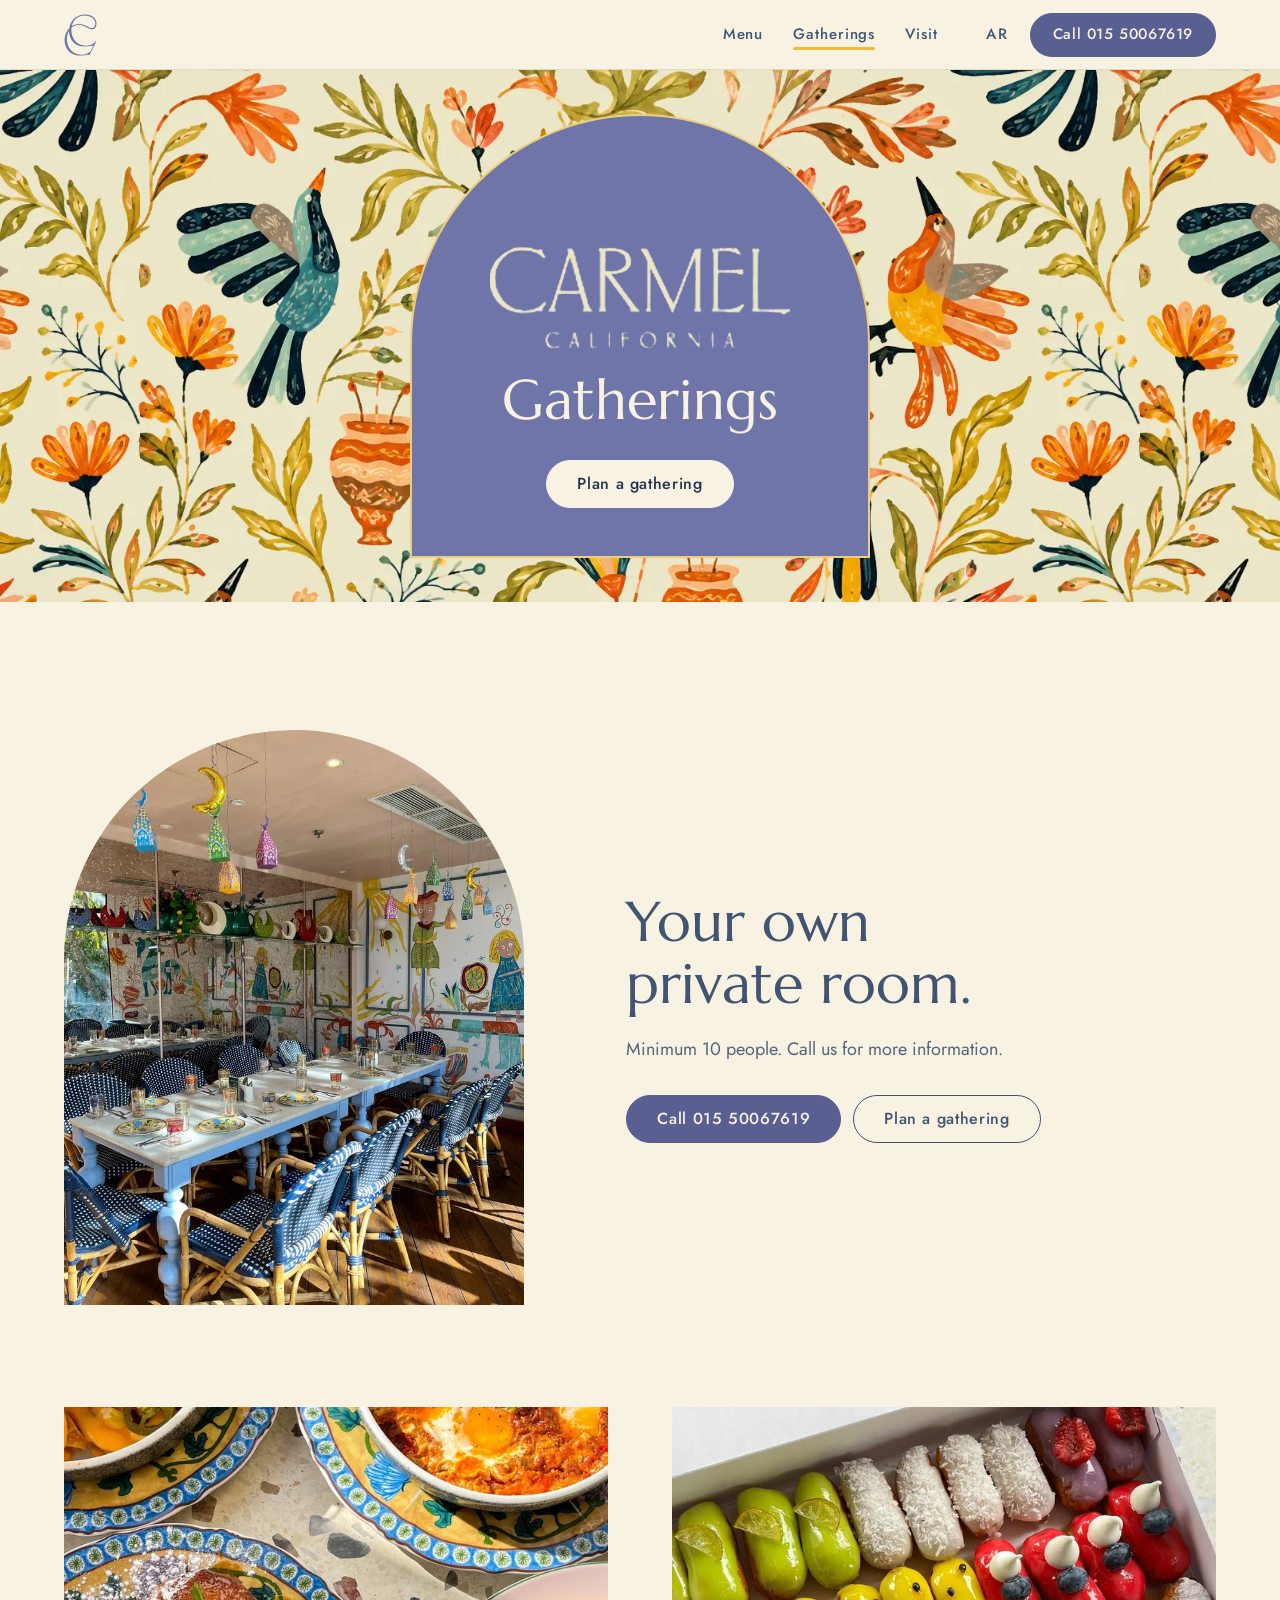
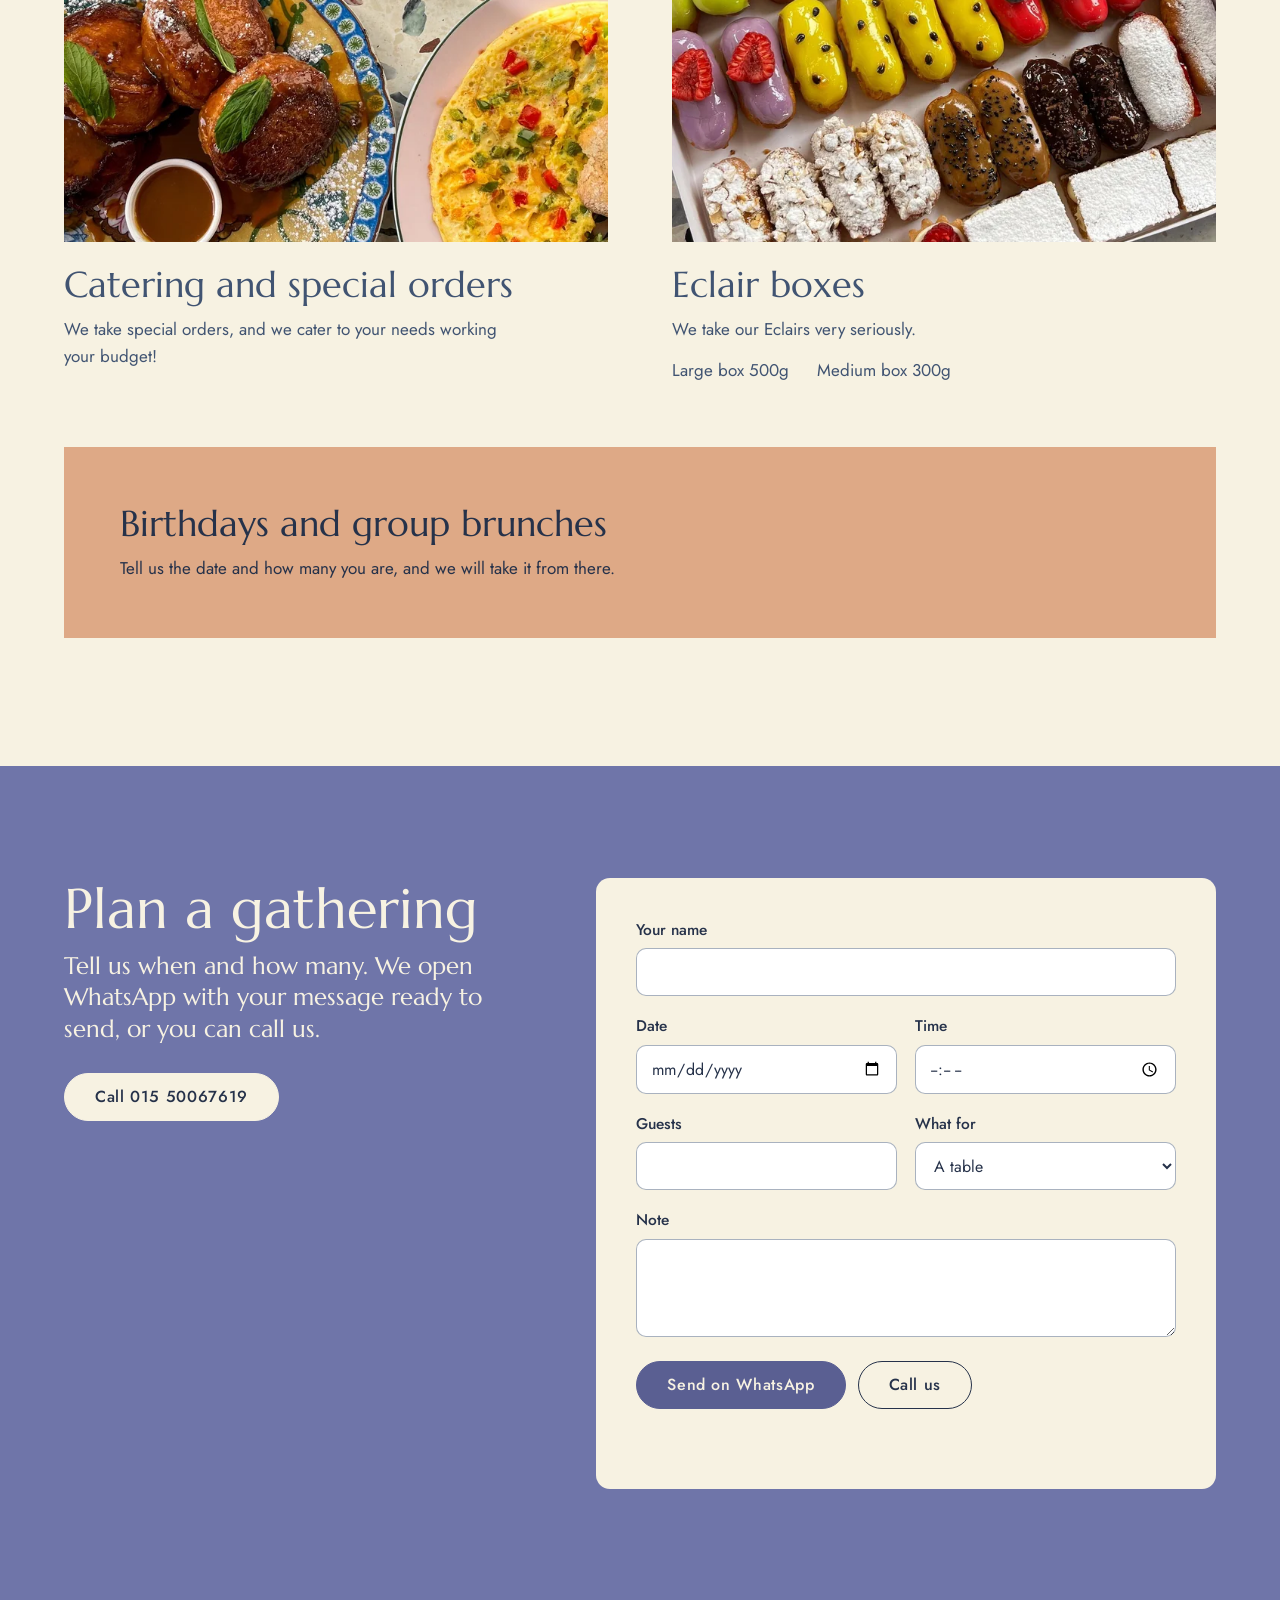
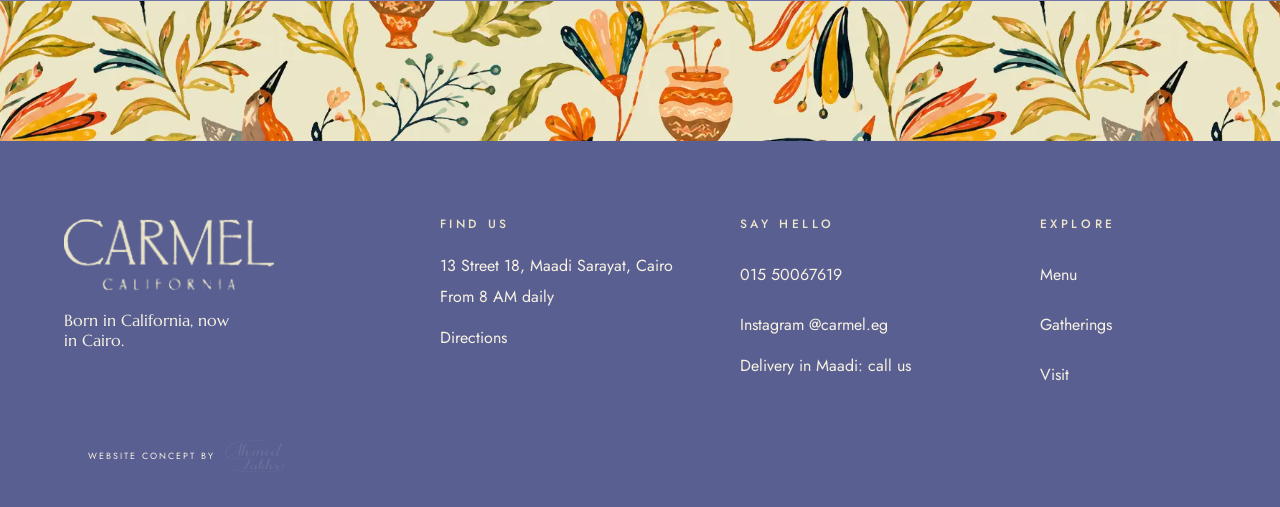
<file: gatherings.html>
<!doctype html>
<html lang="en">
<head>
<meta charset="utf-8">
<meta name="viewport" content="width=device-width, initial-scale=1, minimum-scale=1">
<title>Gatherings | Carmel California, Maadi</title>
<meta name="description" content="Private room for 10 or more, catering and special orders, eclair boxes, birthdays and group brunches at Carmel California, Maadi Sarayat, Cairo.">
<meta name="theme-color" content="#6F75A9">
<link rel="canonical" href="https://ahmedfakhr1.github.io/carmel-preview/gatherings.html">
<meta property="og:type" content="website">
<meta property="og:site_name" content="Carmel California">
<meta property="og:title" content="Gatherings | Carmel California, Maadi">
<meta property="og:description" content="Private room for 10 or more, catering and special orders, eclair boxes, birthdays and group brunches at Carmel California, Maadi Sarayat, Cairo.">
<meta property="og:url" content="https://ahmedfakhr1.github.io/carmel-preview/gatherings.html">
<meta property="og:image" content="https://ahmedfakhr1.github.io/carmel-preview/img/og.jpg">
<meta property="og:image:width" content="1200">
<meta property="og:image:height" content="630">
<meta name="twitter:card" content="summary_large_image">
<link rel="icon" href="icon.png" type="image/png">
<link rel="apple-touch-icon" href="apple-touch-icon.png">
<link rel="preload" href="fonts/jost-35841f.woff2" as="font" type="font/woff2" crossorigin><link rel="preload" href="fonts/marcellus-9d4869.woff2" as="font" type="font/woff2" crossorigin>
<link rel="preload" as="image" href="img/wordmark-cream.png" fetchpriority="high">
<style>html.fl body>*:not(#cover):not(#veil){opacity:0}body{transition:opacity .25s ease}</style>
<script>(function(){var h=document.documentElement,flag='carmel-intro',first=false,t0=Date.now(),fin=0,fd=0,done=0,total=1,veil=null,fill=null,rm=window.matchMedia&&matchMedia('(prefers-reduced-motion: reduce)').matches;
try{first=!localStorage.getItem(flag);if(first)localStorage.setItem(flag,'1')}catch(e){first=false}
h.classList.add('fl',first?'veiled':'hold');
function fonts(){if(fd)return;fd=1;h.classList.remove('fl')}
function out(){if(first){h.classList.add('veil-out');setTimeout(function(){h.classList.remove('veiled','veil-out')},rm?0:820)}else{h.classList.add('ready');setTimeout(function(){h.classList.remove('hold','ready')},500)}}
function lift(){if(fin)return;fin=1;fonts();out()}
function step(){done++;if(fill)fill.style.transform='scaleX('+Math.min(done/total,1)+')';if(done>=total){if(first){setTimeout(lift,Math.max(260,1200-(Date.now()-t0)))}else lift()}}
setTimeout(fonts,1200);setTimeout(lift,first?2500:3000);
function start(){veil=document.getElementById('veil');fill=veil&&veil.querySelector('.veil-fill');
var im=[].slice.call(document.querySelectorAll('img[data-first]'));total=1+im.length;
if(first){h.addEventListener('click',lift);document.addEventListener('keydown',lift)}
var f=document.fonts&&document.fonts.load?Promise.all([document.fonts.load('400 1em Marcellus'),document.fonts.load('400 1em Jost'),document.fonts.load('500 1em Jost')]).then(function(){return document.fonts.ready}):Promise.resolve();
f.then(function(){fonts();step()},function(){fonts();step()});
im.forEach(function(i){(i.decode?i.decode():Promise.resolve()).then(step,step)})}
if(document.readyState==='loading')document.addEventListener('DOMContentLoaded',start);else start()})();</script>
<link rel="stylesheet" href="fonts.css?v=3">
<link rel="stylesheet" href="style.css?v=3">
</head>
<body>
<div id="cover" aria-hidden="true"><img src="img/wordmark-cream.png" width="240" height="86" alt=""></div>
<div id="veil" aria-hidden="true"><img src="img/wordmark-cream.png" width="864" height="308" alt=""><span class="veil-track"><i class="veil-fill"></i></span></div>
<a class="skip" href="#main">Skip to content</a>
<header class="hdr"><div class="hdr-in">
<a class="brand" href="index.html" aria-label="Carmel California, home"><img src="img/monogram-periwinkle.png" width="33" height="42" alt=""></a>
<nav class="nav" aria-label="Main"><a href="menu.html">Menu</a><a href="gatherings.html" aria-current="page">Gatherings</a><a href="index.html#visit">Visit</a></nav>
<div class="hdr-r"><button class="ar" type="button" aria-haspopup="dialog" aria-label="Arabic">AR</button><a class="btn btn--sm call-h" href="tel:+201550067619">Call 015 50067619</a>
<button class="burger" type="button" aria-label="Open menu" aria-expanded="false" aria-controls="drawer"><span></span><span></span></button></div>
</div></header>
<div class="drawer" id="drawer" aria-hidden="true" inert role="dialog" aria-modal="true" aria-label="Menu">
<div class="drawer-bg" data-close></div>
<div class="drawer-p"><button class="drawer-x" type="button" data-close aria-label="Close menu">&times;</button>
<nav class="drawer-nav" aria-label="Pages"><a href="index.html">Home</a><a href="menu.html">Menu</a><a href="gatherings.html">Gatherings</a><a href="index.html#visit">Visit</a></nav>
<div class="drawer-sub"><a href="https://www.instagram.com/carmel.eg/" rel="noopener">Instagram @carmel.eg</a><a href="https://www.google.com/maps/search/?api=1&query=Carmel+California+Maadi" rel="noopener">Directions</a><p>Delivery in Maadi: call us</p><a class="btn btn--paper" href="tel:+201550067619">Call 015 50067619</a></div>
</div></div>
<dialog class="dlg" id="ar-dlg" aria-labelledby="ar-t"><h2 id="ar-t">Arabic</h2><p>Arabic is not in this preview, it will be live in the final version.</p><button class="btn" type="button" data-dlg-close>Close</button></dialog>

<main id="main">
<div class="doorway on-peri"><div class="door">
<div class="door-mark"><img src="img/wordmark-cream.png" width="864" height="308" alt="Carmel California" data-first></div>
<h1 class="door-title">Gatherings</h1>
<a class="btn btn--paper" href="#plan">Plan a gathering</a></div></div>

<section class="sec" aria-labelledby="priv-h"><div class="wrap">
<div class="g-intro">
<div class="arch"><img src="img/p02-L.webp" srcset="img/p02-S.webp 720w, img/p02-L.webp 1000w" sizes="(min-width:900px) 460px, 90vw" width="1000" height="1250" alt="The painted room with a long blue table set for a group" style="object-position:42% 60%" loading="lazy" decoding="async"></div>
<div><h2 class="h2" id="priv-h">Your own private room.</h2>
<p class="lead">Minimum 10 people. Call us for more information.</p>
<div class="visit-btns"><a class="btn" href="tel:+201550067619">Call 015 50067619</a><a class="btn btn--line" href="#plan">Plan a gathering</a></div></div>
</div>
<div class="g-list">
<article class="g-card" id="orders"><figure><img src="img/p12-L.webp" srcset="img/p12-S.webp 720w, img/p12-L.webp 1000w" sizes="(min-width:900px) 560px, 92vw" width="1000" height="1249" alt="A brunch spread from above: shakshuka, French toast with caramel and an omelette on painted plates" loading="lazy" decoding="async"></figure>
<div><h2>Catering and special orders</h2><p>We take special orders, and we cater to your needs working your budget!</p></div></article>
<article class="g-card"><figure><img src="img/p11-L.webp" srcset="img/p11-S.webp 720w, img/p11-L.webp 1320w" sizes="(min-width:900px) 560px, 92vw" width="1320" height="1650" alt="A box of assorted eclairs and tarts" style="object-position:50% 45%" loading="lazy" decoding="async"></figure>
<div><h2>Eclair boxes</h2><p>We take our Eclairs very seriously.</p><div class="g-box"><span>Large box 500g</span><span>Medium box 300g</span></div></div></article>
<article class="g-wide"><h2>Birthdays and group brunches</h2><p>Tell us the date and how many you are, and we will take it from there.</p></article>
</div></div></section>

<section class="formsec on-peri" id="plan" aria-labelledby="plan-h"><div class="wrap formsec-in">
<div class="formside"><h2 class="h2" id="plan-h">Plan a gathering</h2>
<p>Tell us when and how many. We open WhatsApp with your message ready to send, or you can call us.</p>
<a class="btn btn--paper call-big" href="tel:+201550067619">Call 015 50067619</a></div>
<div class="formcard"><form id="gather" novalidate>
<div class="fields">
<div class="field"><label for="g-name">Your name</label><input id="g-name" name="name" type="text" autocomplete="name" required><span class="err" role="alert"></span></div>
<div class="two">
<div class="field"><label for="g-date">Date</label><input id="g-date" name="date" type="date" required><span class="err" role="alert"></span></div>
<div class="field"><label for="g-time">Time</label><input id="g-time" name="time" type="time"></div></div>
<div class="two">
<div class="field"><label for="g-guests">Guests</label><input id="g-guests" name="guests" type="number" inputmode="numeric" min="1" max="200" required><span class="err" role="alert"></span></div>
<div class="field"><label for="g-type">What for</label><select id="g-type" name="type"><option value="table">A table</option><option value="private">Private room (10 or more)</option><option value="catering">Catering or a cake order</option></select></div></div>
<div class="field"><label for="g-note">Note</label><textarea id="g-note" name="note" rows="3"></textarea></div>
</div>
<div class="formbtns"><button class="btn" type="submit">Send on WhatsApp</button><a class="btn btn--line" href="tel:+201550067619">Call us</a></div>
<p class="status" id="g-status" aria-live="polite"></p>
</form></div>
</div></section>
</main>
<footer class="ftr">
<div class="strip" aria-hidden="true"></div>
<div class="wrap ftr-in">
<div class="ftr-brand"><img src="img/wordmark-cream.png" width="210" height="75" alt="Carmel California" loading="lazy"><p>Born in California, now in Cairo.</p></div>
<div class="ftr-col"><h2 class="cap">Find us</h2><p>13 Street 18, Maadi Sarayat, Cairo</p><p>From 8 AM daily</p><a href="https://www.google.com/maps/search/?api=1&query=Carmel+California+Maadi" rel="noopener">Directions</a></div>
<div class="ftr-col"><h2 class="cap">Say hello</h2><a href="tel:+201550067619">015 50067619</a><a href="https://www.instagram.com/carmel.eg/" rel="noopener">Instagram @carmel.eg</a><p>Delivery in Maadi: call us</p></div>
<div class="ftr-col"><h2 class="cap">Explore</h2><a href="menu.html">Menu</a><a href="gatherings.html">Gatherings</a><a href="index.html#visit">Visit</a></div>
</div>
<p class="credit"><a class="sig" href="https://ahmedfakhr1.github.io/" rel="noopener" title="Website concept by Ahmed Fakhreldin"><span class="sig-by">Website concept by</span><span class="sr">Ahmed Fakhreldin</span><svg viewBox="-16 -123 301 172" aria-hidden="true" focusable="false"><defs><mask id="sig-pen" maskUnits="userSpaceOnUse" x="-80" y="-180" width="760" height="300"><g class="pen"><path pathLength="1" style="animation-delay:0.10s;animation-duration:0.32s" d="M8.2 -39l2 1.2 1.2 0.4 1.4 0.1 1.6-0.3 1.7-0.7 2-1.2 5.2-4.7 7-8 8.4-10.2 8.6-11 16.8-22.7 1.8-2 0.9-0.2 -0.1 1.7 -1.2 6.4 -3.2 14.3 -2.4 10.5 -5.3 21.1 -0.4 2.1 -0.1 2.6 0.6 1.9 1.5 1 1.1 0.1 2.6-0.4 1.5-0.8 3.2-2.7 4.9-5.5"/><path pathLength="1" style="animation-delay:0.50s;animation-duration:0.05s" d="M35.4 -60.5l6.3-1.4 7.3-1 7-0.4 6.6 0.3"/><path pathLength="1" style="animation-delay:0.64s;animation-duration:0.51s" d="M70.1 -51.5l11.6-15.7 6.3-9.3 3.1-5.2 2.8-6.3 1.6-5.6 0-2.1 -0.4-1.7 -0.8-1.3 -1.4-0.5 -1.9 0.2 -2.2 1.1 -2 1.6 -1.7 2 -1.4 2.5 -1.4 3.4 -3.2 9.4 -3.6 12.8 -3.9 16.2 -1.6 7.5 -0.3 2.9 5.3-10.1 4.2-5.8 2.6-3.1 2.5-2.3 2.4-1.4 2.3-0.9 2.3-0.4 2.3 0 1.8 0.4 1.3 0.9 0.9 1.3 0.4 1.7 -0.1 2.1 -0.5 2.6 -3.4 9.2 -0.6 2.6 0 2.1 0.4 1.7 0.8 1.3 1.1 0.9 1.1 0.4 1.2 0 1.6-0.4 4.3-2 3.2-2.3 3.7-4.3 10.3-13.2 2.5-2.3 2.5-1.4 2-0.6 1.5 0.3 1.1 1 0.6 1.2 0.1 1.1 -0.3 1.6 -3.8 11.2 -4.2 10.1"/><path pathLength="1" style="animation-delay:1.22s;animation-duration:0.12s" d="M127 -45.5l4.4-6.9 2.3-3.1 2.6-3.1 2.5-2.3 2.4-1.4 2.4-0.9 2.3-0.4 2.2 0 1.8 0.4 1.4 0.9 0.8 1.1 0.5 1.2 0 1.1 -3 9.6 -5.3 12.9"/><path pathLength="1" style="animation-delay:1.42s;animation-duration:0.17s" d="M148.2 -45.5l4.4-6.9 4.9-6.2 2.5-2.3 2.4-1.4 2.4-0.9 2.3-0.4 2.2 0 1.8 0.4 1.4 0.9 0.8 1.3 0.4 1.7 0 2.1 -0.6 2.6 -3.4 9.2 -0.5 2.6 -0.1 2.1 0.4 1.7 0.9 1.3 1 0.9 1.1 0.4 1.2 0 1.6-0.4 4.3-2 1.8-1.2 1.4-1.1 1.6-1.7 6.9-8.7"/><path pathLength="1" style="animation-delay:1.67s;animation-duration:0.18s" d="M193.4 -42.4l6.3-3.2 1.5-1.2 2.6-3 2.4-4.4 0.7-2.2 0.2-2.3 -0.3-1.8 -0.7-1.4 -1-1 -1.1-0.6 -2.6 0.1 -4.2 1.9 -2 1.6 -1.6 1.9 -1.2 2.5 -0.9 2.8 -0.5 6.4 0.5 2.7 0.9 2.3 1.4 1.8 1.8 1.4 2.2 1 2.2 0.6 2.3 0.1 2.3-0.2 4.6-1.8 3.5-2.3 1.4-1.4 7.5-9.4"/><path pathLength="1" style="animation-delay:1.93s;animation-duration:0.43s" d="M249.1 -54.5l-1.7-4.2 -1.3-1.8 -1.9-1.4 -2.2-1 -2.2-0.6 -4.5 0.1 -4.7 1.8 -3.5 2.3 -2.6 3 -2.4 4.4 -0.7 2.3 -0.2 2.3 0.2 2.2 0.6 2.3 1.1 2.1 1.5 1.7 2 1.3 2.2 0.9 2.2 0.4 2.3 0 2.3-0.4 2.4-0.9 2.3-1.3 1.8-1.7 1.5-2.1 3.3-6.8 20.5-46.9 -13.8 32.1 -1.4 4 -1.7 5.3 -2.2 9.4 -0.3 3.4 0.1 2.5 0.7 1.7 2.1 1.6 2.6-0.1 4.2-1.8 3.5-2.3 1.4-1.4 7.5-9.4"/><path pathLength="1" style="animation-delay:2.43s;animation-duration:0.74s" d="M193.3 -110.5l-6.7-2.7 -5.3-1.3 -7.1-1.1 -8.9-0.8 -11.2-0.6 -13.4-0.3 -14.7 0.2 -15.2 0.6 -15.7 1.1 -15.1 1.8 -14.3 2.4 -13.4 3 -11.9 3.4 -10.6 4 -9.5 4.7 -8.4 5.5 -7.4 6.4 -6 6.9 -4.7 7.5 -3.3 7.4 -2 6.2 -0.5 4.9 0.6 4.6 1.5 4.7 2.5 4.7 3.6 4 4.7 3 5.9 2.3 7.5 1.7 9.1 1.1 21.4 1.4 22.1 0.5 8.8 0 18.6-0.6 4.3 0.1 11.3 2 3.1 0.3 2.8-0.1 2.5-0.5 4.5-2"/><path pathLength="1" style="animation-delay:3.25s;animation-duration:0.19s" d="M109.7 -21.5l-7.4 18.7 -5 11.6 -2.4 4.9 -4.6 7.4 -2.2 2.7 -2.2 2 -2 1.5 -4.1 2.1 -2 0.5 -1.9 0.1 -2-0.2 -1.8-0.6 -1.8-1 -1.5-1.3 -1-1.7 -0.9-3.9 0-1.9 0.4-1.7 0.8-1.3 1-1 1.4-0.6 1.8-0.3 3.8 0.6 3.9 2"/><path pathLength="1" style="animation-delay:3.52s;animation-duration:0.04s" d="M89.3 1.7l23.2 0"/><path pathLength="1" style="animation-delay:3.64s;animation-duration:1.68s" d="M139.5 14.5l-1.4-3.5 -1.2-1.5 -1.6-1.2 -1.8-0.9 -1.9-0.5 -1.9-0.1 -4 0.9 -3.6 1.9 -2.4 2 -1.1 1.5 -2.1 3.7 -0.5 1.9 -0.2 2 0.7 3.8 0.9 1.8 1.3 1.5 1.7 1.1 3.8 1.1 1.9 0 4-1.1 1.9-1.1 1.6-1.5 1.2-1.8 5.8-12.4 1.1-1.8 -2.7 10.6 -0.4 3.1 0 2.5 0.4 1.6 0.9 1.1 0.9 0.6 0.9 0.2 2.6-0.6 3.7-1.8 2.6-2 1.5-1.7 11.1-14.5 8.7-12.5 2.9-4.7 3.4-7.8 0.6-2.3 0.2-2 -0.2-1.5 -0.6-1.2 -1-0.8 -1.5 0 -1.9 0.8 -1.8 1.2 -1.4 1.5 -1.3 2 -2.5 6 -2.8 9 -3.1 11.8 -3.3 14.2 -0.6 3.8 0.5-0.3 1.2-2.8 2.4-4.4 5.4-7.5 2.2-2.2 2.1-1.4 2-0.9 2-0.5 1.9-0.1 1.7 0.3 1.2 0.6 0.9 0.9 0.5 1.4 0 1.6 -0.4 1.9 -1.1 1.4 -1.8 1.1 -2.2 0.7 -2.6 0.4 -2.7 0.1 -1.1 0.3 2.3 2 1.3 1.9 2.3 6.7 0.9 1.1 0.9 0.6 1 0.2 1.1-0.1 1.5-0.5 3.6-1.8 1.5-1 2.6-2.7 8.6-11.1 5.5-7.5 7.5-11 3.6-7.3 1.6-4.9 0.2-2 -0.2-1.5 -0.6-1.2 -1.1-0.8 -1.4 0 -1.9 0.8 -1.8 1.2 -1.5 1.5 -1.2 2 -1.2 2.7 -2.7 7.4 -3 10.4 -3.2 13.3 -2.3 11 0.6-0.3 2.4-5.2 2.6-4.2 4-5.3 2.1-2.2 2.1-1.4 2-0.9 2-0.5 2-0.1 1.6 0.3 1.3 0.6 0.9 0.9 0.4 1.4 0.1 1.6 -0.3 2.1 -0.7 2.4 -2.2 5.4 -0.7 4.3 0.2 1.5 0.6 1.2 0.8 0.9 1 0.5 2.2-0.1 1.6-0.6 3.6-1.9 2.5-2.2 8.2-10.4 6.4-9 0.5 0 -0.1 1.4 0.6 1.5 1.8 0.7 2.6 0.1 2.2 0.4 1.4 0.7 0.7 1.1 0.3 1.5 0 1.8 -1.3 4.7 -2 4.9 -0.4 2.4 1.1 2 0.9 0.7 1 0.4 1 0 3.1-1.1 3.5-2 1.1-0.9 3.2-3.6 7.8-10.4 3.6-3.6 1.8-1.2 1.7-0.5 1.7 0 1.3 0.6 0.8 1.3 0.4 1.8 -0.2 2.4 -0.9 2.8 -1.6 3.5 -2.6 4.3 -3.6 4.8 -4.6 4 -5.8 2.9 -7.4 2.1 -9.5 1.7 -11.8 1.3 -12 1 -22.3 1.3 -15 0.3 -19.5 0 -41.7-0.7 -17.8-0.7 -16-0.9 -14.4-1.1 -12.7-1.3 -11.4-1.6 -10.4-1.7 -9.1-1.9 -8.1-2.1 -14.5-4.8"/></g></mask><g id="sig-ink"><path d="M7.8 -38.4l0 0.5 0.6 0.6 1.4-2.2 -0.7-0.3 -0.5 0.2zM8.2 -37.5l1 0.5 1.5 0.3 0.5-1.7 -1.6-1.2zM10.2 -36.7l3.2-0.1 -0.2-1.2 -1.3-0.1 -1-0.5zM12.8 -36.7l1.7-0.3 1.9-0.8 -0.6-1 -1.6 0.6 -1.4 0.2zM15.8 -37.5l2.6-1.5 1.6-1.2 -0.8-0.9 -2.1 1.5 -1.8 1zM19.2 -39.5l2.5-2.3 3.1-3.2 -0.9-0.8 -5.5 5.3zM23.7 -43.8l7.1-8.1 -0.9-0.7 -7.1 8zM29.5 -50.4l8.2-9.9 -0.9-0.7 -8.2 9.9zM36.3 -58.5l8.6-10.8 -1-0.8 -8.6 10.8zM43.4 -67.5l8.5-11 -1-0.7 -8.4 11zM50.5 -76.7l7.5-10.3 -1-0.7 -7.4 10.2zM56.9 -85.3l6.1-8.4 -1-0.7 -6.1 8.4zM62.1 -92.5l4.3-5.5 -0.9-0.7 -4.4 5.5zM65.9 -97.3l1.7-2.3 -0.6-0.6 -2 2.1zM66.1 -100.2l-0.9 0.2 -0.8 1.5 5.2 0.9 -0.3-1.8 -0.8-0.4zM64.6 -99l-0.7 1.9 -0.5 2.7 5.7 1.2 0.5-2.9 0-2.1zM63.5 -95.4l-1.5 7.5 5.7 1.3 1.6-7.7zM62.3 -89.4l-2.1 9.5 5.7 1.3 2.1-9.5zM60.6 -81.6l-2.3 10.3 5.6 1.3 2.4-10.3zM58.7 -73l-2.5 10.4 5.6 1.4 2.5-10.5zM56.6 -64.3l-2.4 9.9 5.6 1.4 2.4-10zM54.6 -55.9l-2 8 5.5 1.4 2.1-8.1zM52.9 -49.1l-1.4 5.7 5.7 1.1 1.2-5.4zM51.6 -44.1l-0.5 3.7 5.9 0 0.3-2.5zM51.1 -41l0.1 1.7 0.6 1.6 5.1-1.7 0.1-1.3zM51.5 -38.2l1 1.4 1.6 0.8 2.9-3.5zM53.5 -36.2l1.1 0.3 1.8 0 0.3-1.5 -0.5-0.7 0.1-0.7zM56 -35.9l2.6-0.2 -0.2-1.2 -1.1 0.1 -0.8-0.4zM58.1 -36l1.5-0.3 1.5-0.7 -0.5-1 -1.4 0.6 -1.2 0.2zM60.6 -36.7l3.3-2.3 -0.8-0.9 -3 2.1zM63.3 -38.5l3.5-3.3 -0.9-0.9 -3.3 3.3zM66.2 -41.2l3-3.6 -0.8-0.7 -3.1 3.5zM68.8 -44.4l1-1.4 -0.7-0.4 -1.1 1.1z"/><path d="M35.4 -60.1l3.1-0.5 -0.3-1.2 -2.9 0.9zM37.6 -60.4l6.6-1.3 -0.2-1.2 -6.6 1.3zM43 -61.5l7.3-1 -0.1-1.2 -7.4 1zM49 -62.3l7-0.4 0-1.3 -7.1 0.5zM55 -62.7l5.7 0.2 0.1-1.2 -5.9-0.2zM60 -62.5l1.8 0.1 0.8-0.2 -0.1-0.9 -2.5-0.3z"/><path d="M70.4 -51.3l2.4-2.9 -0.9-0.6 -2.1 3.1zM72.1 -53.3l5.3-6.9 -1-0.8 -5.2 7zM76.4 -58.8l7.1-10 -1-0.7 -7.1 9.9zM82.2 -66.9l6.3-9.2 -1-0.7 -6.3 9.2zM87.7 -75l3.4-5.5 -1-0.6 -3.4 5.5zM90.7 -79.7l2.9-5.9 -1.2-0.4 -2.8 5.7zM93.1 -84.4l2.4-6.4 -1.1-0.4 -2.4 6.2zM95.2 -89.9l0.7-2.7 0.3-2.4 -1.2 0 -0.2 2.1 -0.7 2.7zM96.2 -94.3l-0.1-2.1 -0.7-1.8 -1 0.6 0.5 1.4 0 1.8zM95.7 -97.6l-1-1.5 -1.7-0.8 -0.1 1.3 1 0.4 0.7 1zM93.6 -99.8l-2-0.2 -2.6 0.6 1.1 2.2 1.8-1.1 1.3-0.2zM89.9 -99.6l-2.7 1 -2.6 1.6 3.1 2.6 1.2-1.8 1.8-1.5zM85.4 -97.6l-2.2 2 -1.8 2.7 4.6 2.3 2.1-4.4zM82 -93.9l-1.7 3.3 -1.7 4.1 5.2 1.8 2.6-6.9zM79.2 -88l-3.4 10.1 5.4 1.6 3.1-9.8zM76.4 -79.8l-3.7 12.9 5.6 1.4 3.4-12.7zM73.4 -69.3l-3.9 15.7 5.6 1.3 3.8-15.5zM70.1 -56.4l-1.2 5.8 -1.8 9.9 4.6 1.1 4.1-15.5zM67.4 -42.6l-0.6 4.7 0.1 0.8 0.5 0.5 2.3 0.5 0.6-0.3 0.9-1.8 1-3.3zM68.9 -36.2l1.4-2.9 -0.9-0.5 -1.2 3.1zM69.9 -38.3l2.8-6.1 -1-0.5 -2.7 6.2zM72.2 -43.4l2.8-5.2 -1-0.6 -2.8 5.4zM74.6 -47.8l3.5-5.2 -1-0.7 -3.5 5.3zM77.4 -52l4.8-6.2 -0.9-0.8 -4.9 6.3zM81.4 -57.3l2.4-2.5 2.4-1.6 -0.6-1.1 -2.6 1.8 -2.6 2.6zM85.4 -61l2.3-1.1 2.2-0.7 -0.2-1.2 -2.5 0.8 -2.5 1.2zM89.2 -62.6l2.2-0.4 2.1 0.1 0.1-1.4 -2.3 0.1 -2.4 0.4zM92.8 -63l1.8 0.6 0.8 1 1.8-2.5 -1.4-0.3 -2.9-0.1zM95.2 -61.8l0.2 0.8 -0.2 1.2 5.2-1.5 -1.7-1.9 -2.2-0.9zM95.2 -60l-0.2 2.4 5.8 0.8 0.1-2.8 -1-2.4zM95 -58.2l-0.9 4.6 5.2 1.8 1.1-3.1 0.5-2.9zM94.4 -54.6l-2.4 6.4 5.2 1.8 2.5-6.4zM92.4 -49.3l-1.2 3.2 -0.7 2.9 5.9 0.8 0.3-2.2 0.8-2.8zM90.7 -44.1l-0.3 2.8 0.6 2.6 5.2-1.5 0.2-2.9zM90.6 -39.6l1.3 2.3 1.9 1.3 2.3-2.7 -0.1-0.7 0.2-1.2zM93.2 -36.3l1.8 0.6 1.6 0.1 0.3-1.6 -0.5-0.8 -0.4-1.1zM96.1 -35.6l3-0.5 -0.3-1.1 -1.3 0.2 -0.8-0.4zM98.6 -35.9l4.1-1.6 -0.5-1.1 -3.9 1.5zM101.9 -37.1l4.1-2.4 -0.7-1 -3.9 2.3zM105.5 -39.1l3-2.6 -0.9-0.9 -2.8 2.5zM108 -41.2l4.1-4.8 -1-0.8 -4 4.8zM111.2 -45l5.2-6.7 -0.9-0.7 -5.2 6.7zM115.6 -50.6l5.2-6.7 -1-0.8 -5.2 6.8zM119.9 -56.2l2.5-2.8 2.4-2 -0.7-1 -2.5 2.1 -2.6 2.9zM124 -60.4l2.3-1.4 1.9-0.3 -0.2-1.5 -2.2 0.7 -2.5 1.5zM127.6 -62.2l0.6 0.1 0.7 0.4 0 1 2.9-2.5 -1.5-0.6 -0.8-0.1 -2.2 0.5zM129 -61.1l-0.4 1.7 5.5-1.2 -1.1-1.8 -1.9-1.1zM128.7 -59.6l-0.3 1.2 5.5 1.4 0.5-2.2 -0.6-2.1zM128.5 -59l-1.7 5.8 5.2 1.8 2.1-6.4zM127.2 -54.5l-2.7 8.4 4.6 1.8 3.4-8.5zM124.9 -47.4l-2.5 7.2 3.9 1.7 3.4-7.1zM122.8 -41.2l-0.8 2.6 -0.2 1.5 2.7 1.2 1-1.1 1.3-2.5zM121.7 -37.5l0.4 0.7 2 0.9 0.7-0.2z"/><path d="M127.4 -45.3l1.3-1.8 -1-0.7 -1 2.2zM128.4 -46.6l2.8-4.5 -1-0.7 -2.8 4.6zM130.6 -50.2l4.5-6 -1-0.8 -4.5 6.1zM134.2 -55.1l2.5-3.1 2.5-2.2 -0.8-1 -2.5 2.4 -2.7 3.1zM138.4 -59.8l2.3-1.6 2.3-1 -0.4-1.1 -2.5 1 -2.5 1.8zM142.2 -62.1l2.3-0.7 2.2-0.2 -0.1-1.3 -2.4 0.3 -2.4 0.8zM145.9 -63l2.1 0.1 1.5 0.8 0.8-2.1 -4.5 0zM149.1 -62.4l0.8 1 0.2 1.1 3.6-2.5 -1.9-1.1 -2.2-0.4zM150 -60.6l-0.2 1.2 5.7-0.5 -0.8-2 -1.6-1.3zM149.8 -59.4l-0.4 1.7 5.5 1.6 0.6-2.4 -0.2-2.1zM149.6 -58.4l-2.1 6.7 5.2 1.9 2.4-7.2zM148 -53.2l-3 8.3 5 2 3.2-8.5zM145.5 -46.2l-2.5 6.7 4.5 2 1-1.8 2.1-4.9zM143.2 -40.4l-0.5 2.3 0.1 0.9 2.5 1.3 0.6 0.1 0.4-0.2 1.7-2.3z"/><path d="M148.6 -45.3l1.3-1.9 -0.9-0.5 -1.1 2.1zM149.6 -46.6l2.9-4.5 -1-0.7 -2.9 4.6zM151.9 -50.2l4.4-6 -1-0.8 -4.5 6.1zM155.4 -55.1l2.6-3.1 2.4-2.2 -0.8-1 -2.5 2.4 -2.7 3.1zM159.6 -59.8l2.3-1.6 2.3-1 -0.4-1.1 -2.5 1 -2.5 1.8zM163.4 -62.1l2.3-0.7 2.2-0.2 -0.1-1.3 -2.4 0.3 -2.4 0.8zM167.2 -63l2 0.1 1.5 0.8 0.9-2.1 -4.6 0zM170.3 -62.4l0.8 1 0 1.1 4-2.4 -2.1-1.2 -2.2-0.4zM171.1 -60.6l-0.3 2 5.9-0.1 -0.6-2.6 -0.4-0.7 -1.2-1.2zM170.8 -59.1l-0.4 3.7 5.4 1.5 0.8-2.9 0-2.8zM170.5 -56.2l-0.6 2.6 -1.2 3.1 5 2.1 2.5-6.5zM169.2 -51.6l-2.5 6.5 5.6 1.3 0.7-2.6 1.2-3.1zM167 -46.1l-0.7 2.9 -0.1 2.8 5.8-0.5 0.5-3.7zM166.1 -41.3l0.6 2.6 1.6 2 3.5-2.7 0.2-2zM167.7 -37.3l1.3 1 2.3 0.7 1-2.1 -0.4-1 -0.1-1zM170.8 -35.7l1.6 0.1 1.4-0.2 -0.2-1.2 -0.9-0.2 -0.6-0.8zM173.3 -35.7l3.6-1.1 -0.5-1.1 -1.8 0.7 -1.4 0.2zM176.2 -36.5l4.4-2.2 -0.6-1 -4.3 2.1zM179.9 -38.3l3.4-2.4 -0.9-0.8 -3.1 2.1zM182.8 -40.3l3.4-3.7 -0.9-0.8 -3.3 3.6zM185.5 -43.2l4.6-5.9 -0.9-0.6 -4.6 5.7zM189.4 -48.2l2.2-3.1 -0.6-0.4 -0.2 0.1 -2.3 2.7z"/><path d="M193.6 -42.1l2.1-0.8 -0.5-1 -2 1.1zM195.1 -42.7l4.3-2.1 -0.6-1 -4.2 2.2zM198.7 -44.4l3.3-2.3 -0.8-0.9 -3.1 2.2zM201.6 -46.3l2.7-3.1 -1-0.7 -2.5 2.9zM203.8 -48.8l2.7-4.4 -1.1-0.5 -2.5 4.2zM206.1 -52.4l1-2.3 0.5-2.4 -1.2-0.2 -0.5 2.2 -0.9 2.2zM207.5 -56.3l0.2-2.4 -0.3-2 -1.1 0.4 0.2 1.6 -0.2 2.1zM207.6 -60l-0.6-1.8 -1.2-1.3 -0.8 0.9 0.9 1 0.5 1.4zM206.2 -62.7l-1.1-1 -1.3-0.5 -0.3 1.2 0.9 0.4 1 0.7zM204.2 -64.1l-1.3-0.2 -1.7 0.1 0.5 1.7 1.2-0.5 0.9 0.1zM201.8 -64.3l-4.4 1.2 1.2 2.3 3.6-1.9zM198.3 -63.4l-2.7 1.1 -2.5 1.6 3.1 2.7 1.2-1.8 1.9-1.4zM193.9 -61.3l-2.2 2.1 -1.8 2.7 5 1.9 0.7-2.1 0.9-1.9zM190.4 -57.5l-1.4 3.1 -0.8 3.5 5.9 0.7 1-5.1zM188.4 -52.1l-0.4 3.7 0.2 3.4 5.8-0.7 0.2-5.5zM188.1 -46.1l0.7 3.2 1.4 2.7 4.3-2.3 -0.5-4zM189.7 -41l1.9 2.3 2.5 1.5 1.7-2.6 -0.7-1 -0.7-2.3zM193.2 -37.7l2.6 1.1 2.5 0.6 0.5-1.7 -1.9-1.1 -1.5-1.5zM197.5 -36.2l2.4 0.4 2.4 0.1 -0.1-1.3 -2.1-0.2 -2-0.8zM201.5 -35.7l2.4-0.2 2.4-0.6 -0.4-1.1 -2.2 0.5 -2.2 0.1zM205.5 -36.2l2.4-0.9 2.3-1.2 -0.6-1.1 -2.2 1.2 -2.2 0.8zM209.5 -37.9l3.6-2.4 -0.8-0.9 -3.3 2.2zM212.6 -39.9l3.2-3.3 -0.9-0.8 -3 3.2zM215.2 -42.4l4.5-5.8 -0.9-0.7 -4.5 5.7zM219 -47.2l2.8-3.9 -0.7-0.5 -3 3.7zM221.6 -50.8l0.3-0.5 -0.6-0.4 -0.4 0.3z"/><path d="M249.5 -54.7l-0.6-2 -1.1 0.4 1 1.9zM249.1 -56.2l-1.1-2.8 -1-1.3 -0.9 0.7 0.8 1.2 1.2 2.6zM247.5 -59.7l-1.6-1.8 -2.1-1.4 -0.6 1.1 1.9 1.2 1.4 1.6zM244.5 -62.5l-2.3-1 -2.3-0.6 -0.2 1.2 2.1 0.5 2.1 1zM240.7 -64l-2.4-0.3 -2.4 0.1 0.2 1.4 2.2-0.2 2.1 0.2zM236.7 -64.3l-2.4 0.3 -2.6 0.7 0.9 2 2.1-1.1 2.2-0.5zM232.6 -63.6l-4.8 2 1.6 2.4 3.9-2.5zM228.5 -62l-3.7 2.2 2.8 2.6 0.9-1.2 1.4-1.2zM225.4 -60.2l-1.7 1.4 -1.6 1.9 3.9 2.5 1.9-3.2zM222.6 -57.6l-1.6 2.2 -1.4 2.5 5 2 1.8-4.1zM220 -53.7l-1.2 2.6 -0.5 2.8 5.9 0.4 0.6-3.7zM218.4 -49.2l-0.1 2.8 0.5 2.8 5.5-1.4 -0.1-3.5zM218.5 -44.6l1 2.7 1.7 2.5 3.8-2.6 -0.7-3.6zM220.6 -40.2l2.1 2 2.5 1.3 1.4-2.3 -1.2-1.6 -0.6-1.7zM224.4 -37.2l2.5 0.8 2.5 0.5 0.3-1.5 -1.9-1 -1.7-1.4zM228.6 -36l2.4 0.3 2.4-0.1 -0.1-1.2 -2.2-0.1 -2-0.6zM232.6 -35.7l2.4-0.3 2.4-0.8 -0.4-1.1 -2.3 0.7 -2.2 0.2zM236.6 -36.5l2.5-1 2.2-1.5 -0.8-1 -2 1.4 -2.3 1zM240.6 -38.5l2-1.8 1.6-2.2 -1.1-0.6 -1.4 2 -1.8 1.6zM243.7 -41.7l2.3-4.6 5.1-11.4 -1.1-0.5 -5.1 11.4 -2.3 4.4zM249.1 -53.2l14.7-33.8 -1-0.4 -14.8 33.7zM261.6 -81.9l7.3-17.1 0.3-0.8 -0.7-0.4 -7.9 17.9zM267.8 -100.4l-0.8 0.1 -1.5 2 4.5 1.9 0.4-2.5 -0.5-0.7zM265.9 -99l-2.8 5.8 4.9 2.1 1.4-3.4 0.8-2.7zM263.6 -94.4l-3.5 8.1 4.9 2.1 3.5-8.1zM260.8 -87.8l-3.7 8.5 4.9 2.1 3.7-8.5zM257.7 -80.6l-3.2 7.5 4.9 2.1 3.2-7.5zM255 -74.2l-2.6 5.9 4.8 2.2 2.7-6zM252.8 -69.2l-2.8 6.4 5.3 1.8 2.3-6zM250.6 -64.1l-3.3 10 5.5 1.5 2.9-9.7zM247.8 -55.9l-2.4 9.7 5.8 0.9 0.8-4 1.2-5zM245.7 -47.6l-0.6 4 0.1 3.4 5.7-0.6 0.5-5.7zM245 -41.3l0.4 2.1 0.4 0.9 1.2 1.6 0.7 0.4 2.9-2.8 0.3-2.4zM247 -36.7l1.3 0.7 2.3 0.4 0.6-1.8 -0.4-0.9 -0.2-1.1zM250.1 -35.6l3-0.3 -0.3-1.2 -1.1 0 -0.7-0.6zM252.6 -35.8l3.8-1.3 -0.5-1.1 -3.5 1.2zM255.7 -36.8l4.3-2.3 -0.6-1 -4.2 2.2zM259.4 -38.7l3.1-2.5 -0.8-0.8 -2.9 2.3zM262 -40.7l3.8-4.3 -1-0.7 -3.6 4.2zM265 -44l4.4-5.8 -0.8-0.6 -4.5 5.6zM268.9 -49l1.5-2.3 -0.6-0.4 -0.2 0.1 -1.6 1.9z"/><path d="M193.5 -110.8l-3.1-1.5 -0.4 1 3.2 1.1zM191.3 -111.9l-4.6-1.9 -3.4-0.9 -0.2 1.2 3.3 0.8 4.5 1.7zM185.1 -114.2l-5.9-1.3 -7.6-1 -0.2 1.2 7.6 1 5.8 1.2zM174.3 -116.2l-8.9-0.8 -11.2-0.6 -0.1 1.2 11.2 0.6 8.9 0.8zM158.1 -117.4l-12.7-0.4 -14.4 0 0 1.2 14.4 0 12.7 0.4zM135.8 -117.9l-14.8 0.3 -15.5 0.8 0.1 1.2 15.4-0.8 14.8-0.3zM110.7 -117.1l-15.7 1.1 -15.1 1.8 0.2 1.2 15-1.8 15.7-1.1zM84.8 -114.9l-14.6 2.2 -13.7 2.8 0.3 1.3 13.7-2.9 14.5-2.1zM60.9 -110.9l-12.9 3.1 -11.6 3.6 0.5 1.4 11.5-3.7 12.8-3.1zM40.2 -105.4l-10.7 3.9 -9.6 4.7 0.8 1.4 9.3-4.7 10.6-4zM23 -98.5l-8.9 5.3 -7.9 6 1.3 1.5 7.5-6.1 8.7-5.3zM8.7 -89.3l-7.1 6.6 -4 4.7 -1.8 2.5 1.9 1.2 1.6-2.4 3.8-4.6 2.1-2.3 4.7-4.2zM-2.4 -78l-3.4 5 -1.5 2.6 -3.4 7.6 2.3 0.9 3.2-7.4 2.9-5 1.6-2.4zM-9.7 -65.2l-2.5 6.7 -1.1 5.6 2.6 0.2 0.9-5.1 2.3-6.4zM-13.1 -54.6l-0.2 1.7 0.1 3.2 1 4.9 2.4-0.7 -0.8-4.4 0.1-4.3zM-12.7 -46.4l1.7 4.9 2.7 4.9 1.8-1.3 -2.3-4.6 -1.4-4.5zM-9.3 -38.2l1 1.6 2.5 2.8 2.9 2.3 1.7 1.1 0.8-1.5 -2.8-2.1 -1.2-1.2 -2.9-4.2zM-2.9 -31.5l5.3 2.8 6.6 2 0.3-1.3 -6.3-2.1 -4.8-2.8zM6.6 -27.3l7.6 1.6 9.2 1.1 0.1-1.2 -9.1-1.2 -7.4-1.7zM20.2 -24.9l20.8 1.5 0-1.2 -20.7-1.5zM37.2 -23.6l22.9 0.9 0-1.3 -22.8-0.8zM56.4 -22.8l19.3 0.1 0-1.2 -19.2-0.1zM72.9 -22.7l14.5-0.3 -0.1-1.2 -14.4 0.3zM85.3 -23l10.5-0.3 0-1.2 -10.6 0.3zM94.3 -23.3l4.3 0.2 4 0.6 0.3-1.4 -4.2-0.5 -4.5-0.1zM101.3 -22.8l7.4 1.6 0.2-1.4 -7.4-1.6zM107.5 -21.4l3.4 0.4 3.1 0.1 0-1.2 -2.9-0.2 -3.3-0.5zM113 -20.9l2.9-0.1 2.6-0.6 -0.4-1.1 -2.3 0.5 -2.7 0.1zM117.6 -21.4l1.6-0.4 2.6-1.2 -0.5-1 -3.9 1.5zM121.2 -22.8l1.8-1 -0.5-0.6 -1.7 0.7z"/><path d="M108.6 -21.9l-0.6 0.1 -0.4 0.5 -2.5 4.8 4.5 1.8 1.5-5.3 0-0.6 -0.4-0.5zM105.9 -18.1l-5.2 12.2 5 2.1 1.7-4.4 2.8-8.3zM101.5 -8l-5 12.1 4.9 2.2 5.1-12.3zM97.3 2.2l-4.6 10.3 4.4 2.3 5.1-10.5zM93.4 11l-4.2 7.8 3.7 2.6 2.5-3.7 2.5-4.4zM89.8 17.7l-3.7 5.5 2.5 2.7 2.6-2.5 2.5-3.2zM86.6 22.5l-3.6 3.7 1.6 2.3 2.4-1.4 2.5-2zM83.6 25.6l-3.5 2.6 0.7 1.9 2.3-0.8 2.3-1.2zM80.7 27.9l-1.8 0.9 -1.8 0.5 0.1 1.3 2.1-0.2 2.3-0.5zM77.7 29.2l-1.8 0.2 -1.8-0.2 -0.3 1.2 2 0.2 2.1 0zM74.7 29.3l-1.8-0.5 -1.7-0.8 -0.6 1.1 1.9 0.9 2 0.5zM71.7 28.3l-1.5-1 -1.2-1.3 -1 0.7 1.4 1.5 1.8 1.2zM69.3 26.5l-0.9-1.6 -0.6-1.8 -1.2 0.3 0.6 2 1.2 1.8zM67.9 23.7l-0.4-1.8 0-1.8 -1.2-0.1 0 2 0.5 2.1zM67.5 20.7l0.1-1.8 0.5-1.4 -1.1-0.6 -0.6 1.7 -0.2 2.1zM67.9 17.9l0.7-1.2 0.9-0.8 -0.7-1 -1.2 1.1 -0.8 1.5zM69.1 16.1l1.1-0.6 1.5-0.3 -0.1-1.2 -1.8 0.4 -1.4 0.8zM71.2 15.3l1.7-0.1 1.7 0.4 0.4-1.6 -4 0.1zM74.1 15.4l3.3 1.5 1-1.9 -2-0.8 -2.1-0.3zM76.8 16.6l2.6 1.2 0.8-1.6 -2.4-1.5zM79.2 17.7l0.6-0.1 0.5-1 -0.3-0.6z"/><path d="M89.3 2.3l7.6 0 0-1.2 -7.6 0zM94.8 2.3l14.1 0 0-1.2 -14.1 0zM107.1 2.3l5.4 0 0-1.2 -5.4 0z"/><path d="M139.9 14.4l-0.5-1.8 -1 0.5 0.8 1.6zM139.6 13.1l-1-2.3 -0.8-1.2 -0.9 0.7 1.7 3.2zM138.2 10.1l-1.4-1.5 -1.8-1.2 -0.5 1.1 1.5 1 1.2 1.3zM135.6 7.7l-1.9-0.9 -2-0.5 -0.2 1.2 1.8 0.5 1.7 0.8zM132.4 6.5l-2-0.3 -2.1 0 0.2 1.4 1.8-0.2 1.8 0.2zM129 6.2l-2.2 0.2 -2.2 0.6 0.9 1.9 1.8-0.9 1.8-0.5zM125.4 6.7l-4.1 1.7 1.6 2.4 3.2-2.2zM121.9 8.1l-3.2 1.8 2.8 2.6 1.8-2.1zM119.2 9.5l-1.5 1.2 -1.4 1.6 3.9 2.6 1.5-2.7zM116.7 11.8l-1.4 1.8 -1.3 2.2 5.1 2 1.4-3.4zM114.4 15.1l-1 2.3 -0.5 2.4 5.9 0.4 0.4-3zM113 19l-0.2 2.5 0.5 2.4 5.6-1.3 -0.1-2.8zM113.1 23.1l0.9 2.3 1.5 2.2 3.8-2.5 -0.5-3zM114.9 27l2 1.7 2.2 1 1.4-2.3 -0.9-1.4 -0.4-1.4zM118.3 29.4l4.4 1.1 0.4-1.5 -1.7-0.8 -1.3-1.3zM122 30.4l4.2 0.2 -0.2-1.2 -1.8-0.1 -1.7-0.5zM125.5 30.6l2-0.2 2.1-0.7 -0.4-1.1 -1.9 0.6 -1.9 0.2zM128.9 30l2.1-0.9 1.9-1.3 -0.7-0.9 -1.7 1.1 -2 0.8zM132.3 28.3l1.7-1.6 1.4-1.9 -1.1-0.6 -1.2 1.7 -1.5 1.4zM135 25.5l3.2-6.4 -1.1-0.5 -3.1 6.2zM137.5 20.6l4.3-10 -1-0.4 -4.4 9.9zM141.2 12.1l2-5.1 -0.6-0.3 -0.2 0.2 -2.2 4.8zM141.8 6.5l-0.5 0.1 -0.3 0.3 -1.6 3.5 4.4 1.3 0.6-3.8 0-0.4 -0.4-0.3zM139.9 9.2l-3 8.6 5.3 1.2 1.9-8.5zM137.3 16.4l-1.1 4 -0.6 3.4 6 0.5 0.9-6.6zM135.8 22.7l-0.2 3.1 0.7 2.7 5-1.7 0.3-3.4zM136 27.6l0.8 1.6 0.7 0.7 1.7 0.7 1.9-2.4 -0.1-0.7 0.4-0.9zM138.7 30.5l1.6 0.3 1.3-0.1 0.2-1.4 -0.6-0.6 -0.2-0.9zM141.2 30.8l2.8-0.6 -0.4-1.2 -1.3 0.3 -0.8-0.2zM143.4 30.3l3.7-1.5 -0.5-1.1 -3.5 1.5zM146.5 29.1l3.3-2 -0.8-1 -3.1 1.9zM149.3 27.4l2.7-2.5 -1-0.8 -2.4 2.3zM151.4 25.5l3.8-4.6 -1-0.8 -3.6 4.6zM154.5 21.8l4.4-5.8 -1-0.7 -4.4 5.8zM158.2 17l4.6-6 -1-0.8 -4.6 6.1zM161.9 12.1l5.8-8 -1-0.7 -5.7 8zM166.6 5.6l5.8-8.4 -1-0.6 -5.8 8.3zM171.6 -1.6l3.3-5.2 -1.1-0.6 -3.2 5.1zM174.5 -6.1l2.5-4.7 -1.2-0.6 -2.3 4.7zM176.5 -10l2.3-5.5 -1.2-0.3 -2.2 5.3zM178.5 -14.6l0.7-2.5 0.4-2.1 -1.2-0.1 -1 4.3zM179.5 -18.5l0.1-2 -0.4-1.6 -1.1 0.5 0.3 1.2 -0.1 1.7zM179.4 -21.6l-0.7-1.4 -1.3-1 -0.4 1.2 0.7 0.5 0.5 1zM177.9 -23.7l-1.7-0.5 -2.1 0.3 0.9 1.9 1.3-0.7 1 0zM174.9 -24.1l-2.4 0.7 -2.3 1.1 2.6 2.7 1.1-1.5 1.5-1.2zM170.9 -22.7l-2.1 1.5 -1.7 2.2 4.5 2.3 1.5-3.4zM167.7 -19.8l-1.5 2.5 -1.5 3.3 5.1 1.9 2-5.3zM165.2 -15.2l-2.9 8.2 5.3 1.6 2.6-7.8zM162.8 -8.6l-3.1 10.5 5.5 1.5 2.9-10.3zM160.2 0l-3 12.9 5.2 1.2 3.3-12.7zM157.7 10.5l-2.8 14.2 4.4 1 3.7-13.9zM155.3 22.7l-0.8 4.9 0 1.7 0.4 0.4 2.3 0.6 0.5-0.3 0.3-0.6 1.8-5.6zM156.4 30.2l1.3-2.5 -1.1-0.5 -0.9 2.6zM157.3 28.4l2.4-5.1 -1.1-0.6 -2.3 5.3zM159.3 24.1l2.3-4.4 -1-0.7 -2.4 4.6zM161.2 20.3l3-4.4 -1-0.7 -3 4.5zM163.6 16.8l4.1-5.3 -0.9-0.8 -4.2 5.3zM167 12.3l2.1-2.1 1.9-1.4 -0.5-1.1 -2.2 1.5 -2.2 2.3zM170.4 9.2l1.9-1 1.9-0.6 -0.2-1.1 -2.1 0.6 -2.2 1.1zM173.6 7.8l1.9-0.3 1.7 0.1 0.2-1.5 -4.1 0.5zM176.7 7.5l1.4 0.5 0.6 0.9 1.9-2.5 -3.9-0.2zM178.6 8.6l0.1 0.7 -0.5 0.9 5.3-1.5 -1.6-1.7 -2-0.8zM178.4 10l-0.3 0.7 0.1 1.1 5.6 0.9 0.1-2.5 -0.9-2.2zM178.2 11.4l0.2 1.3 -0.1 0.9 2.4 2.6 1.5-1 0.7-0.7 0.5-0.8 0.5-1.9zM178.4 13.1l-0.6 1.4 -1.8 1.2 0.5 1.7 3.4-0.8 1.6-0.8zM176.7 15.3l-2.2 0.9 -2.5 0.3 0 1.3 5.3-0.6zM172.8 16.4l-4.5 0.2 0 1 4.6 0.1zM168.8 16.6l-1.2 0.1 0 0.8 1.2 0.2zM167.4 17.6l0.1 0.4 1.2 0.9 1-1.9 -1.5-0.5 -0.3 0.1zM168.3 18.6l1.4 1.1 0.6 1.5 3.3-2.4 -1.7-1 -2.7-1zM170.1 20.7l0.7 4 5.4-1.3 -1.2-3.1 -2.2-2.1zM170.6 23.8l0.8 2.8 1.2 2.2 4.4-2.3 -1-4.1zM172.1 28.1l1.5 1.8 1.7 0.7 1.8-2.4 -0.2-2.1zM174.8 30.5l1.6 0.3 1.3-0.1 0.1-1.4 -0.5-0.6 -0.2-0.9zM177.3 30.8l2.7-0.6 -0.4-1.2 -1.2 0.3 -0.8-0.2zM179.5 30.3l3.7-1.5 -0.6-1.1 -3.5 1.5zM182.5 29.1l3.3-2 -0.7-1 -3.1 1.9zM185.4 27.4l2.6-2.5 -0.9-0.8 -2.4 2.3zM187.5 25.5l3.8-4.6 -1-0.8 -3.7 4.6zM190.5 21.8l4.5-5.8 -1-0.7 -4.4 5.8zM194.2 17l4.6-6 -1-0.8 -4.5 6.1zM198 12.1l5.7-8 -0.9-0.7 -5.8 8zM202.7 5.6l5.8-8.4 -1.1-0.6 -5.7 8.3zM207.7 -1.6l3.3-5.2 -1.1-0.6 -3.2 5.1zM210.6 -6.1l2.4-4.7 -1.1-0.6 -2.4 4.7zM212.6 -10l2.3-5.5 -1.2-0.3 -2.2 5.3zM214.6 -14.6l0.7-2.5 0.3-2.1 -1.2-0.1 -1 4.3zM215.6 -18.5l0-2 -0.3-1.6 -1.2 0.5 0.3 1.2 0 1.7zM215.4 -21.6l-0.7-1.4 -1.3-1 -0.3 1.2 0.7 0.5 0.5 1zM213.9 -23.7l-1.6-0.5 -2.1 0.3 0.8 1.9 1.4-0.7 0.9 0zM210.9 -24.1l-2.3 0.7 -2.3 1.1 2.6 2.7 1.1-1.5 1.5-1.2zM207 -22.7l-2.1 1.5 -1.7 2.2 4.4 2.3 1.6-3.4zM203.7 -19.8l-1.5 2.5 -1.4 3.3 5.1 1.9 2-5.3zM201.2 -15.2l-2.9 8.2 5.4 1.6 2.6-7.8zM198.8 -8.6l-3 10.5 5.5 1.5 2.9-10.3zM196.3 0l-3.1 12.9 5.2 1.2 3.4-12.7zM193.7 10.5l-2.7 14.2 4.4 1 3.6-13.9zM191.3 22.7l-0.7 4.9 0 1.7 0.3 0.4 2.3 0.6 0.6-0.3 0.3-0.6 1.8-5.6zM192.4 30.2l1.3-2.5 -1-0.5 -1 2.6zM193.4 28.4l2.3-5.1 -1-0.6 -2.3 5.3zM195.3 24.1l2.4-4.4 -1-0.7 -2.4 4.6zM197.3 20.3l3-4.4 -1-0.7 -3 4.5zM199.7 16.8l4.1-5.3 -0.9-0.8 -4.2 5.3zM203 12.3l2.1-2.1 2-1.4 -0.6-1.1 -2.1 1.5 -2.3 2.3zM206.5 9.2l1.9-1 1.9-0.6 -0.3-1.1 -2 0.6 -2.2 1.1zM209.7 7.8l1.8-0.3 1.8 0.1 0.1-1.5 -4.1 0.5zM212.7 7.5l1.5 0.5 0.6 0.9 1.8-2.5 -3.8-0.2zM214.7 8.6l0 0.7 -0.4 0.9 5.2-1.5 -1.5-1.7 -2-0.8zM214.4 10l-0.3 1.9 5.9 0.8 0-2.5 -0.9-2.2zM214.2 11.4l-0.8 3.8 5.3 1.8 0.9-2.6 0.4-2.6zM213.7 14.4l-2.1 5.4 5.2 1.8 2.2-5.5zM212 18.8l-1 2.8 -0.7 2.5 5.9 0.8 0.9-4.1zM210.5 23.3l-0.3 2.5 0.6 2.3 5.2-1.5 0.2-2.2zM210.5 27.4l1.2 2 1.7 1.1 2.3-2.7 0-0.6 0.3-0.8zM212.8 30.2l1.7 0.5 1.4 0.1 0.3-1.7 -0.4-0.6 -0.1-1zM215.5 30.8l2.6-0.5 -0.3-1.1 -1.1 0.1 -0.6-0.3zM217.6 30.5l3.6-1.4 -0.6-1.1 -3.2 1.3zM220.5 29.4l3.5-2 -0.7-1 -3.3 1.9zM223.5 27.8l2.7-2.3 -1-0.8 -2.3 2.1zM225.7 26l3.5-4.2 -1-0.7 -3.4 4.1zM228.5 22.7l4.4-5.7 -1-0.7 -4.4 5.7zM232.1 18l4.4-5.8 -0.9-0.7 -4.4 5.7zM235.8 13.1l3.5-5 -0.9-0.6 -3.5 4.9zM238.9 8.9l2.1-3.6 -0.9-0.5 -2.2 3.4zM240.8 5.7l0.6-1.3 -0.8-0.3 -0.8 1.1zM239.8 4.1l-0.6 0.2 -0.6 1.4 4.5 0.5 -0.3-1.5 -0.6-0.3zM238.8 5.2l-0.3 1.9 0.3 1.1 0.6 0.9 0.8 0.7 2.2-2.4 0.5-0.3 0.1-1.4zM239.4 9.1l0.8 0.7 0.9 0.3 3.7 0 0.1-1.4 -1.7-0.3 -0.8-0.7 0.2-0.5zM243.9 10.1l2.5 0.1 1.5 0.9 1-2.2 -5-0.3zM247.6 10.8l0.5 0.7 -0.5 1.1 4.7-2 -1.9-1.4 -2.2-0.4zM247.8 12.4l-0.3 0.6 -0.1 1 5.9 0.4 -0.3-2.4 -1.2-2zM247.4 13.6l-0.5 3.4 5.3 1.7 0.8-2.6 0.3-2.5zM247.1 16.3l-1.8 5 5 2.1 2.3-5.6zM245.7 20.4l-1.8 4.5 5.6 1.3 1.1-3.7zM244.1 24.3l-0.5 1.9 0.5 1.9 5.3-1.7 0.1-0.5zM243.9 27.5l1 1.6 1.5 1.1 2.7-2.6 0-0.9 0.3-0.3zM245.8 29.9l1.6 0.7 1.6 0.2 0.6-1.8 -0.6-1.8zM248.5 30.8l2.6-0.3 -0.3-1.2 -0.9 0 -0.5-0.6zM250.7 30.6l3.3-1.2 -0.6-1.1 -2.9 1zM253.3 29.7l3.7-1.9 -0.7-1 -3.5 1.8zM256.5 28.1l2.7-2.1 -0.9-0.8 -2.5 1.9zM258.8 26.4l3.2-3.7 -1-0.7 -3.1 3.5zM261.3 23.5l4.2-5.4 -1-0.7 -4.1 5.4zM264.8 19l3.8-5.2 -1-0.7 -3.8 5.2zM268 14.6l3.5-4.2 -0.9-0.8 -3.6 4.3zM270.9 11l1.8-1.7 1.7-1.2 -0.6-1.1 -1.9 1.4 -1.9 1.8zM273.8 8.4l1.7-0.8 1.5-0.4 0-1.2 -1.9 0.4 -1.9 1zM276.6 7.3l1.4 0.1 0.7 0.6 1.3-1.4 -1.8-0.6 -1.8 0.1zM278.5 7.8l0.5 0.8 0.3 1.4 2.5-0.4 -0.8-2.1 -1.6-1.2zM279.2 9.5l0.1 1.6 -0.4 2.2 2.5 0.7 0.5-2.8 -0.3-2.4zM279.1 12.5l-0.7 2.7 -1.6 3.4 2.1 1.1 1.8-3.6 0.9-3.1zM277.4 17.3l-2.1 4 -3.1 4.7 1.7 1.3 3.3-4.8 2.4-4.1zM273.3 24.4l-1.1 1.6 -2.5 2.9 -3.1 2.6 -1.7 1.1 0.8 1.4 3.6-2.3 1.7-1.3 1.5-1.5 2.6-3.3zM266.6 31.5l-1.7 1.1 -3.9 1.8 -7.2 2.2 0.3 1.3 7.4-2.1 4.2-1.8 1.9-1.1zM256.4 35.9l-8.7 1.9 -11 1.4 0.1 1.2 11.1-1.4 8.9-1.8zM240.6 38.8l-23.8 2 0 1.3 24-2.1zM220.6 40.6l-22.4 1.3 0.1 1.2 22.4-1.3zM202.2 41.7l-13.4 0.4 -18 0.1 0 1.2 18-0.1 13.5-0.3zM177.3 42.2l-42.2-0.4 0 1.2 42.2 0.4zM142 41.9l-37.7-1.1 0 1.2 37.6 1.1zM110 41l-16.6-0.8 -14.8-1 -0.1 1.2 14.9 1 16.6 0.8zM83.3 39.5l-13.7-1.1 -12.2-1.4 -0.2 1.2 12.3 1.4 13.7 1.2zM61.3 37.5l-11.4-1.5 -10.3-1.8 -0.3 1.2 10.4 1.8 11.5 1.5zM42.9 34.8l-9.6-1.8 -8.4-2 -0.3 1.1 8.5 2 9.5 1.9zM27.6 31.7l-7.6-2.1 -6.4-2.1 -0.4 0.9 6.4 2.2 7.7 2.2zM15.5 28.1l-7.4-2.4 -0.3 0.8 7.3 2.6zM8.7 25.8l-0.9-0.2 -0.2 0.8 0.8 0.3z"/></g></defs><use href="#sig-ink" class="rest"/><use href="#sig-ink" class="gold" mask="url(#sig-pen)"/></svg></a></p>
</footer>
<nav class="bar" aria-label="Quick links"><a href="menu.html">Menu</a><a href="tel:+201550067619">Call</a><a href="https://www.google.com/maps/search/?api=1&query=Carmel+California+Maadi" rel="noopener">Directions</a></nav>
<script src="site.js?v=3" defer></script>
</body>
</html>
</file>
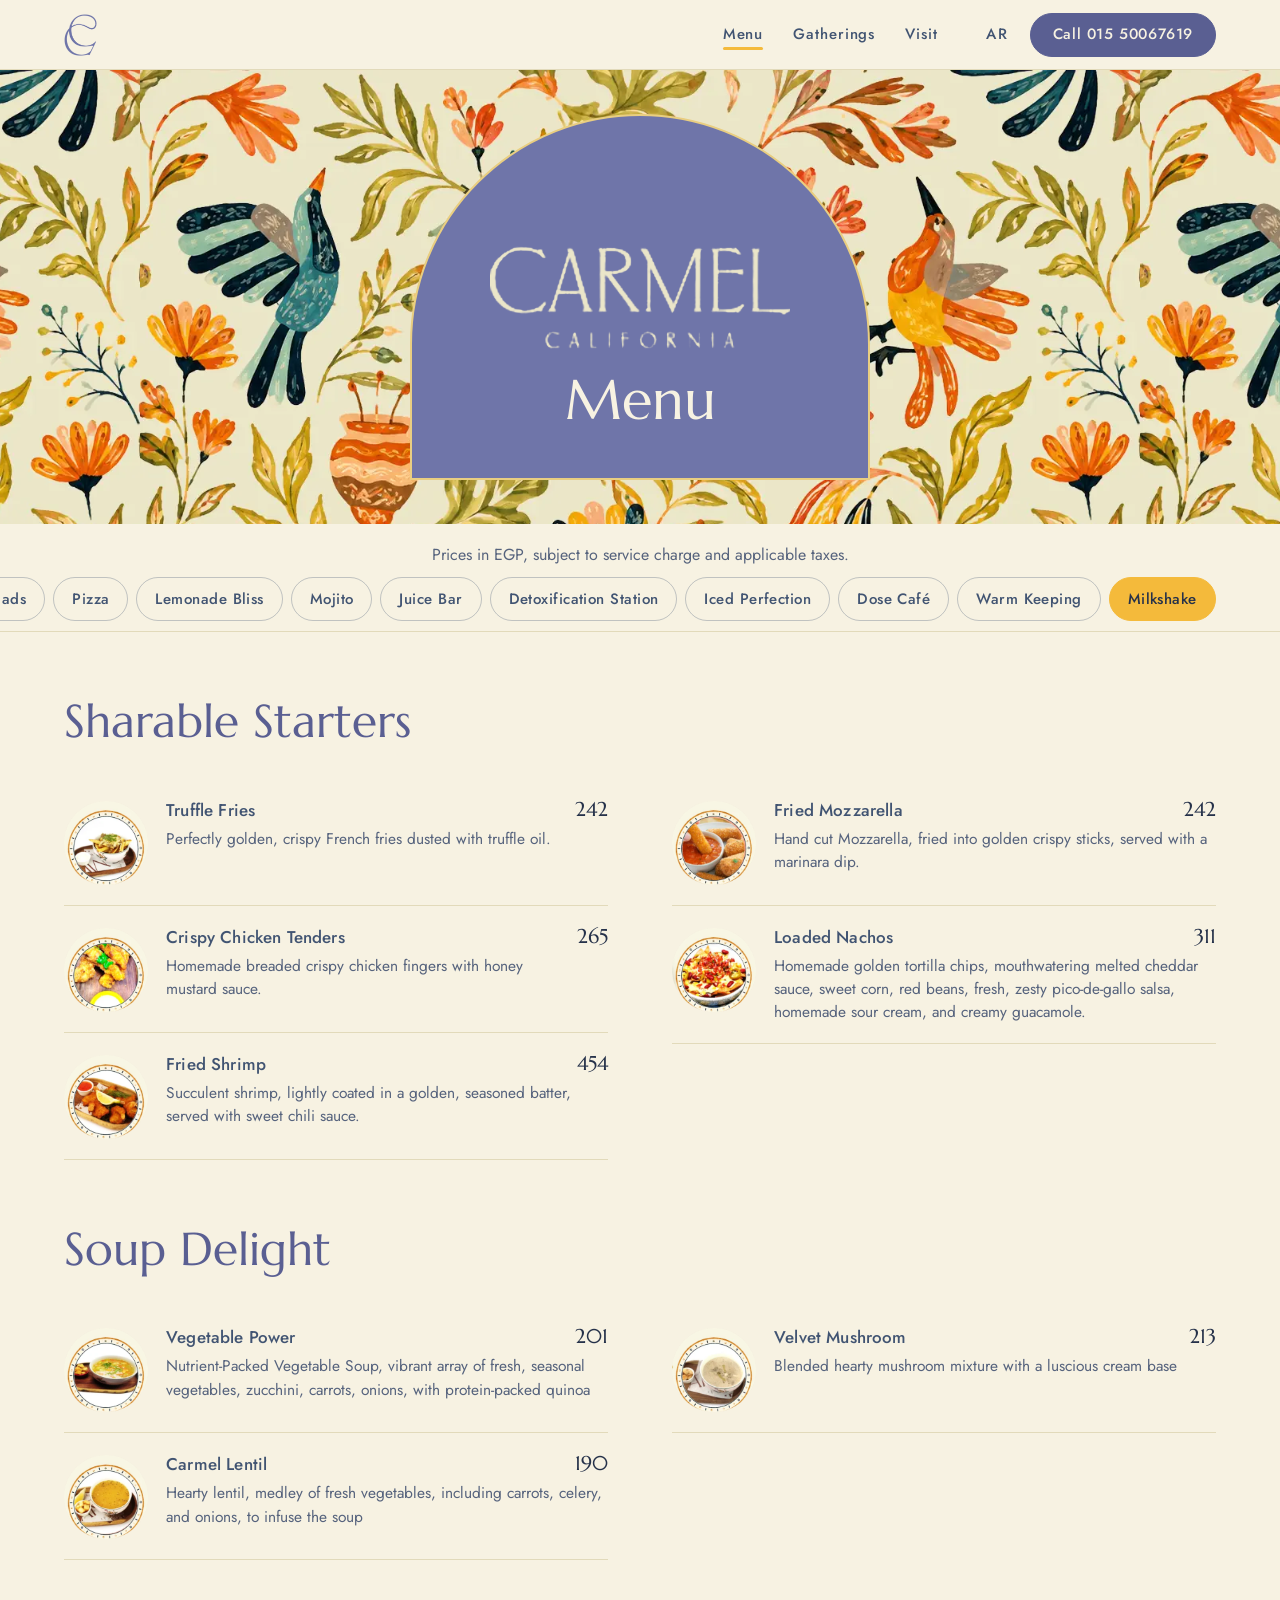
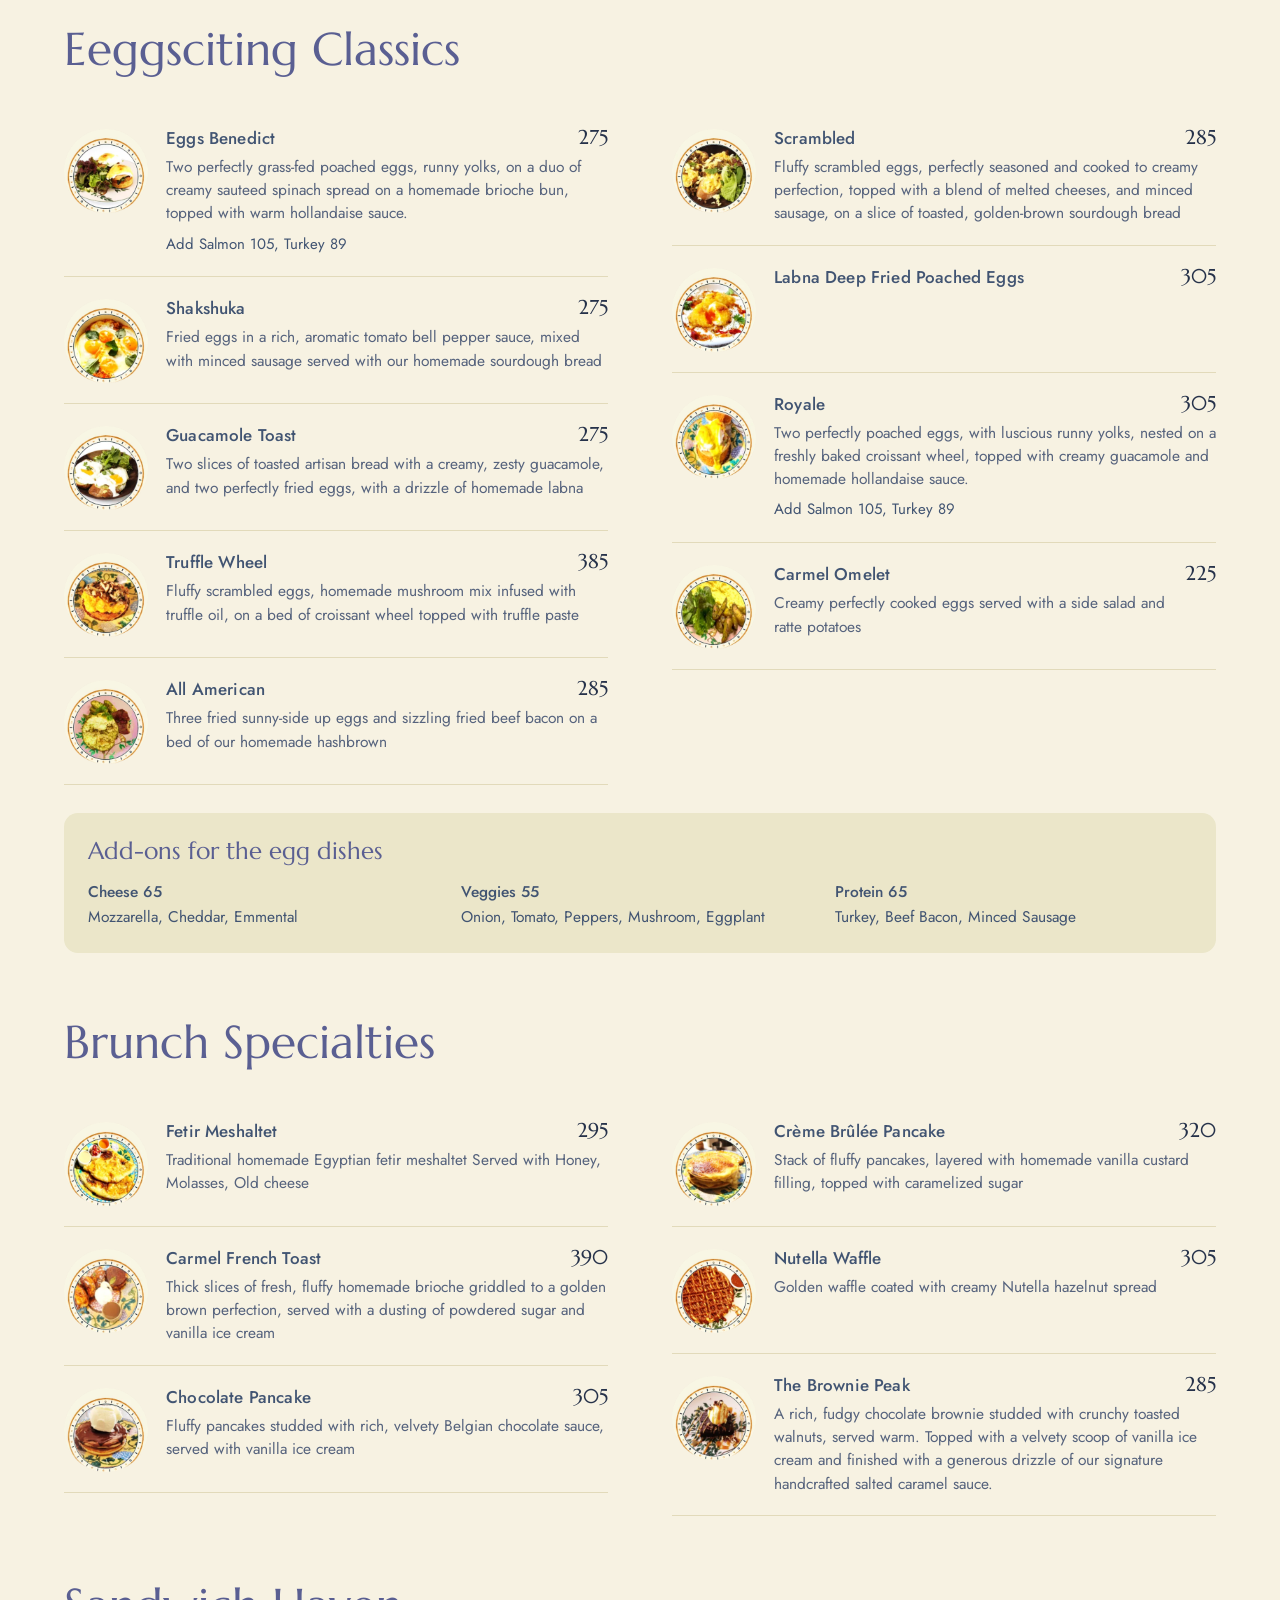
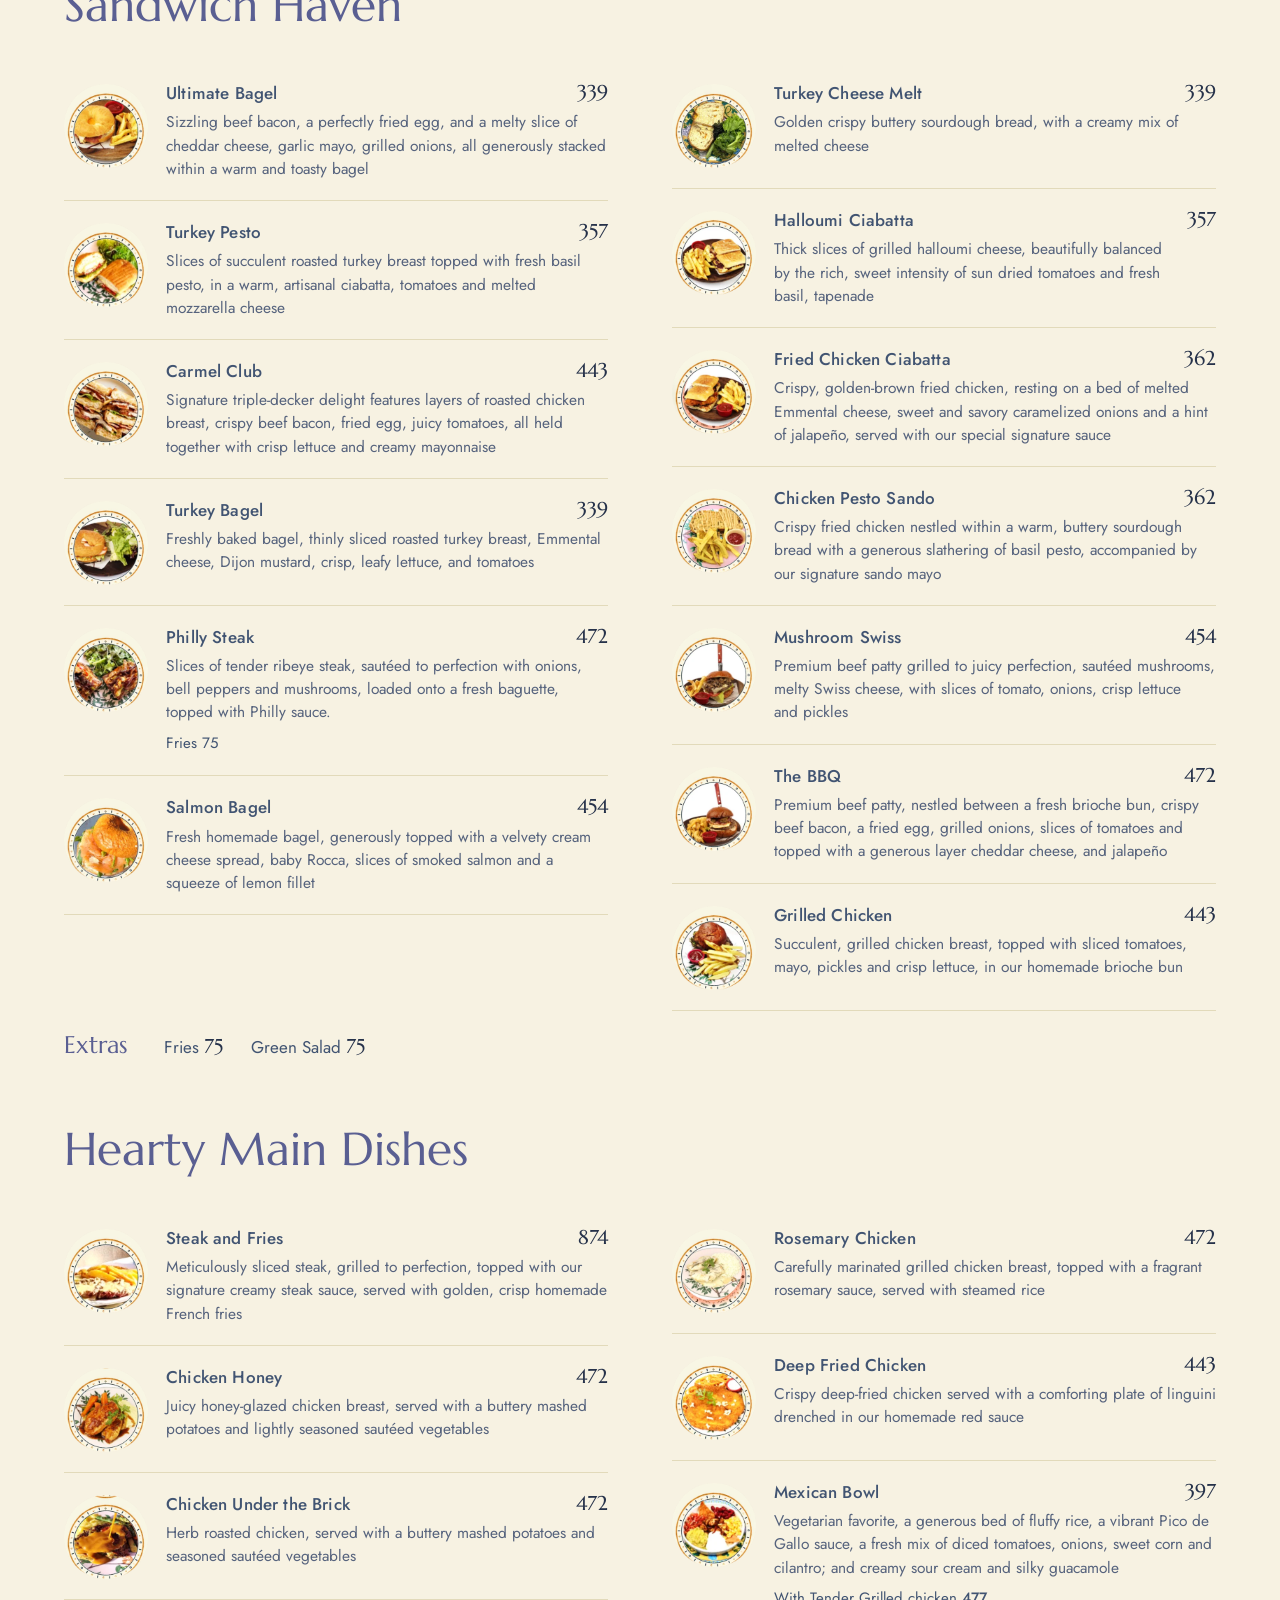
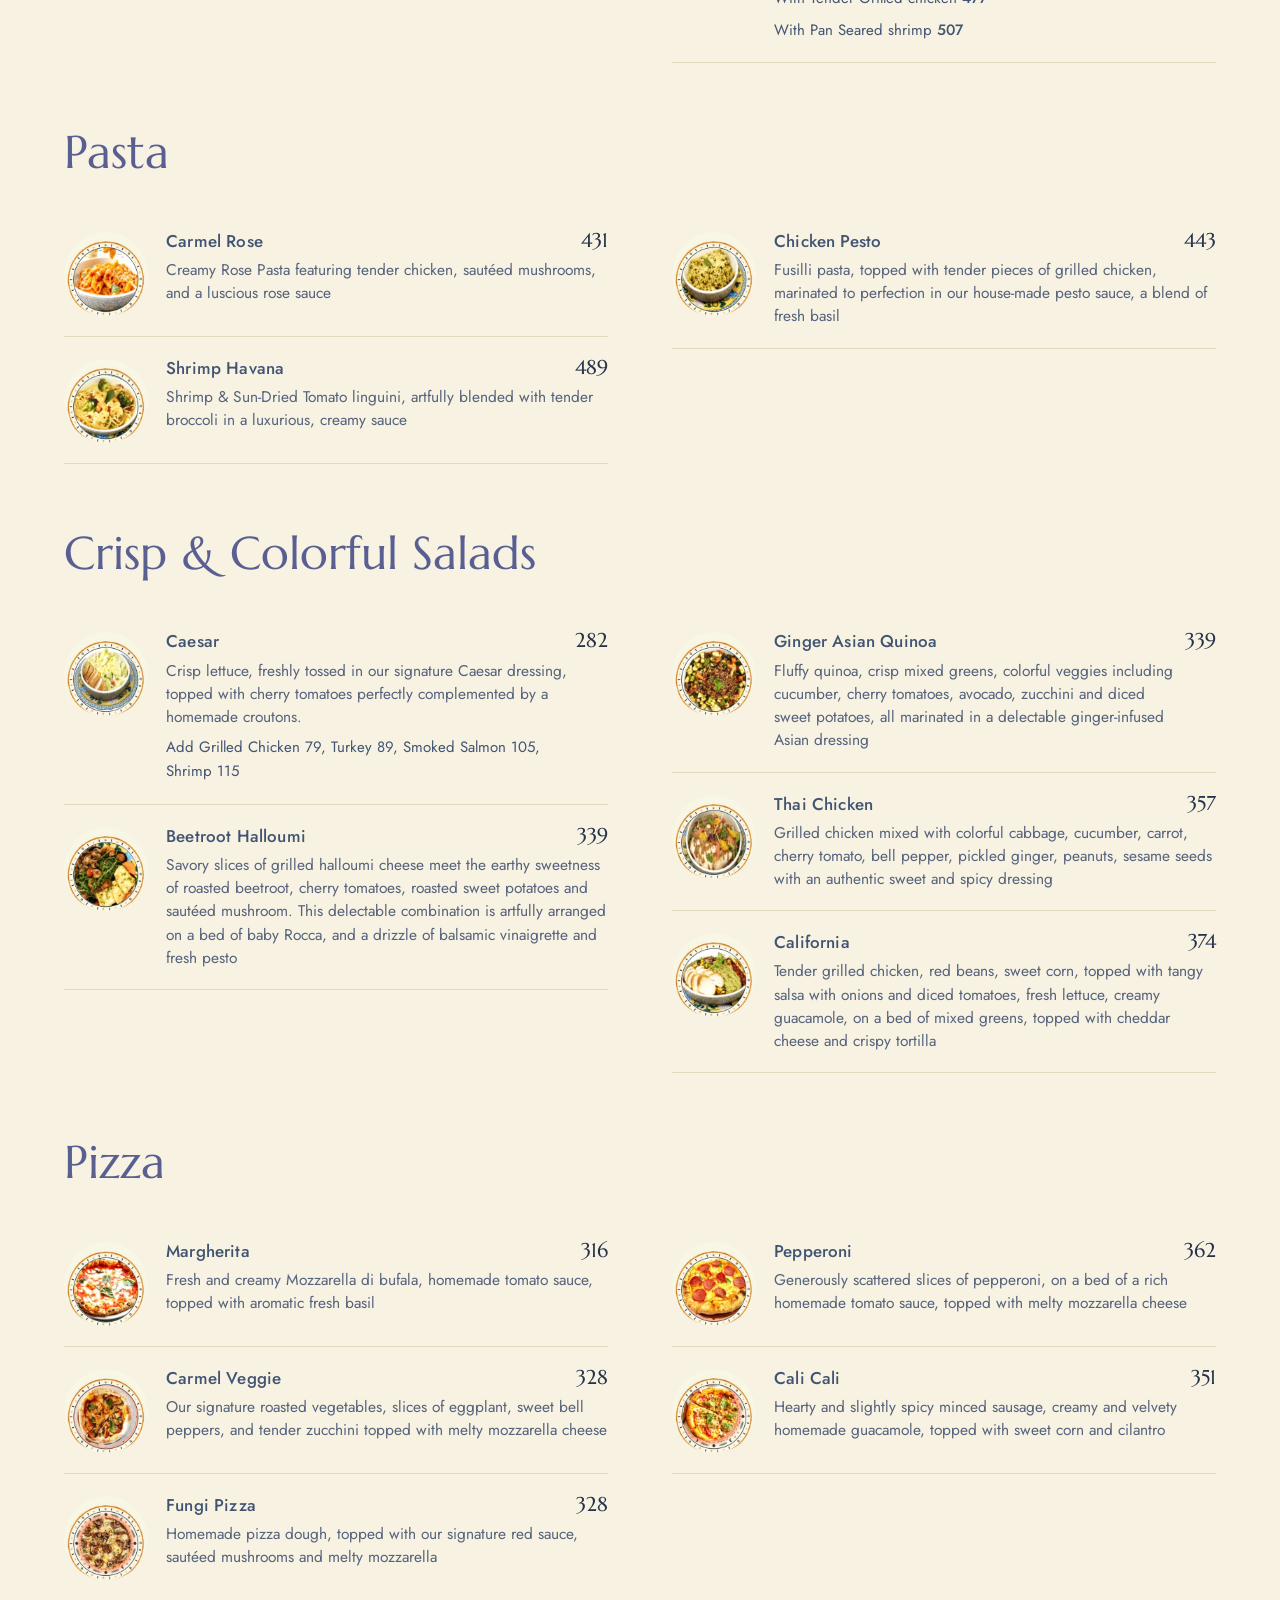
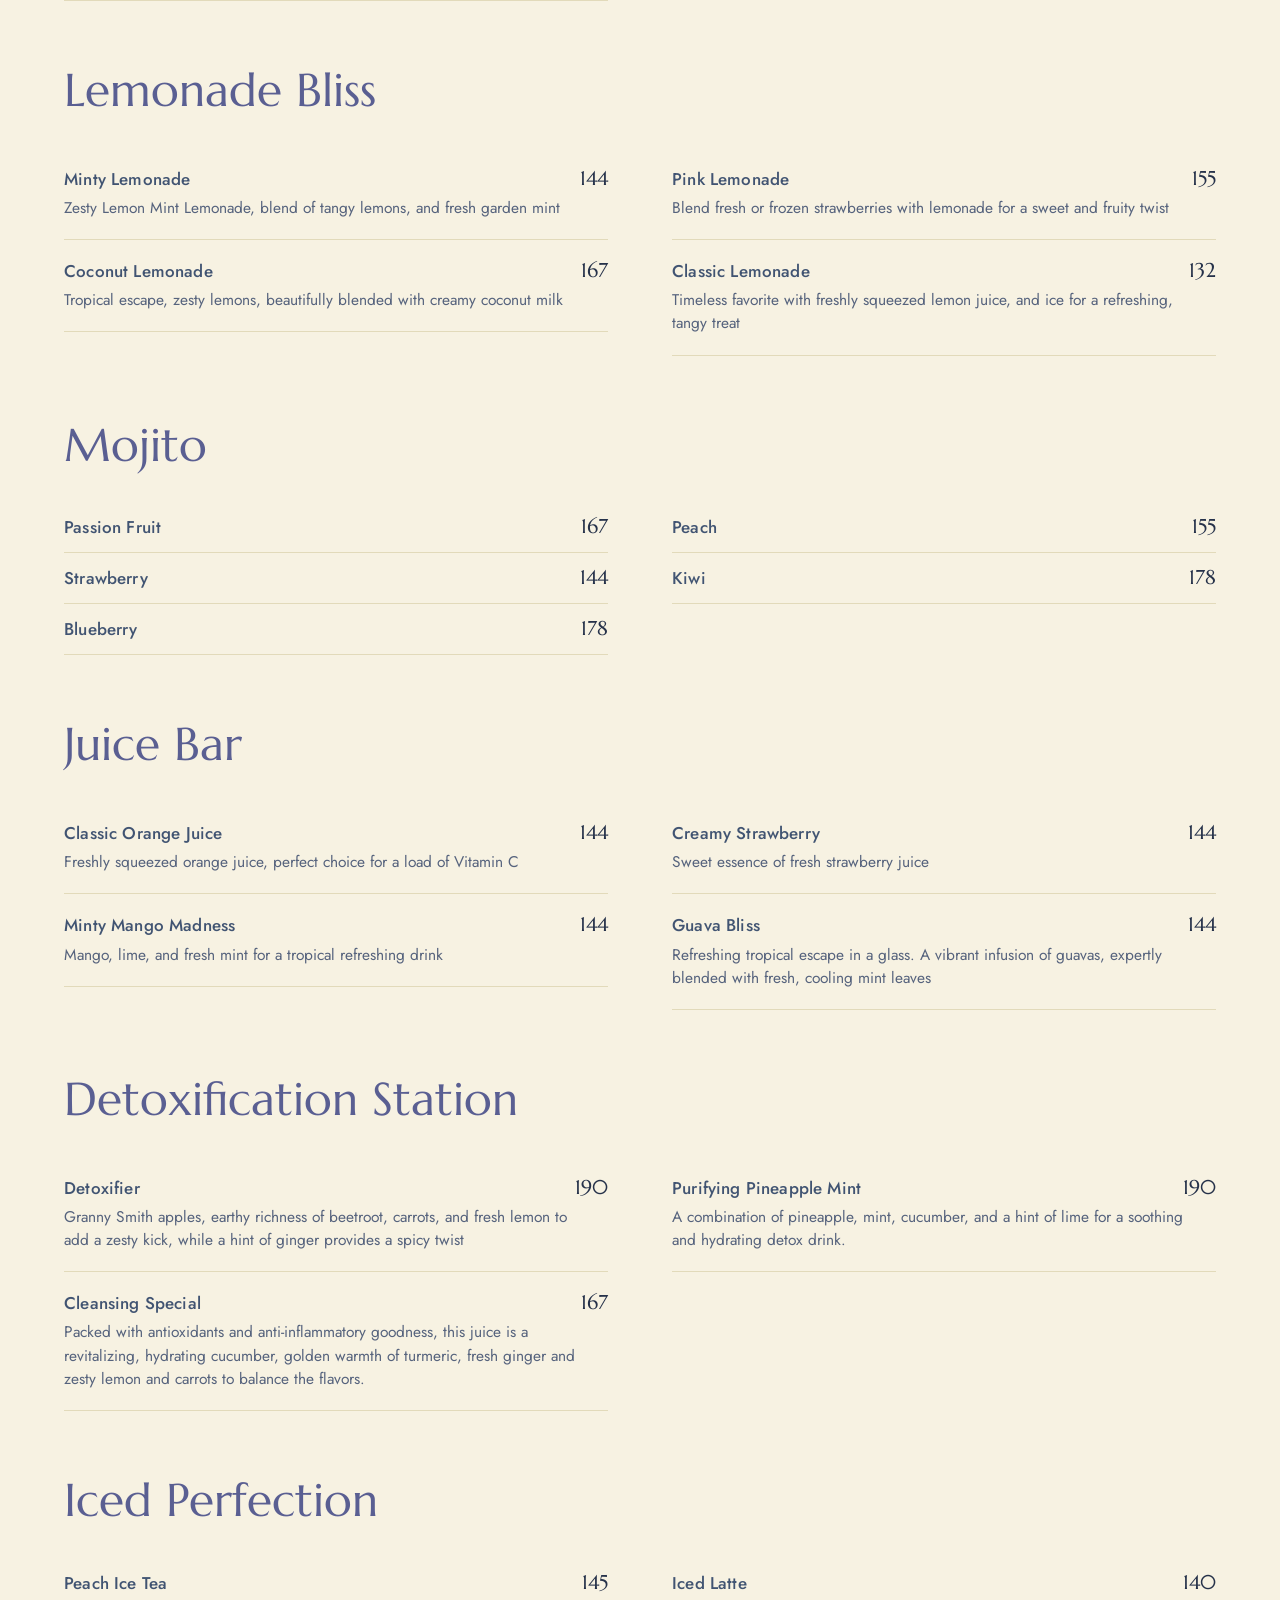
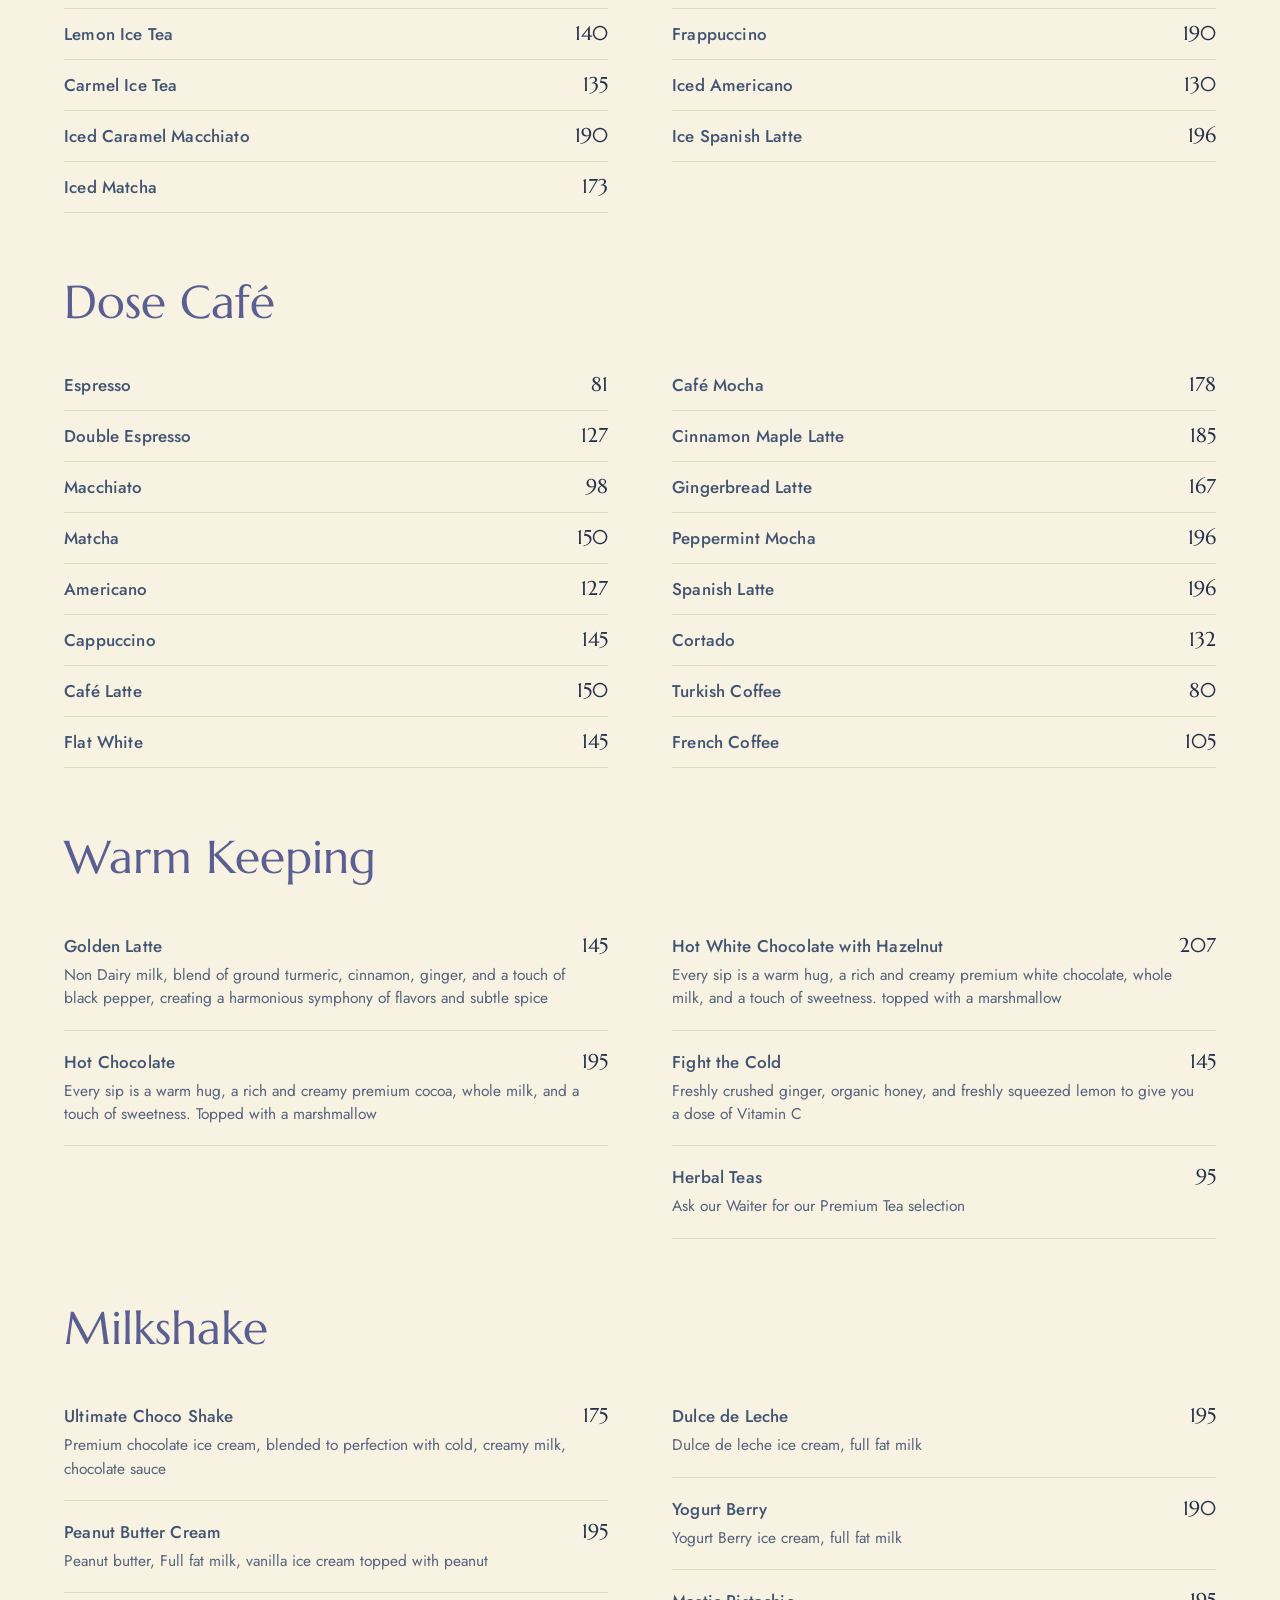
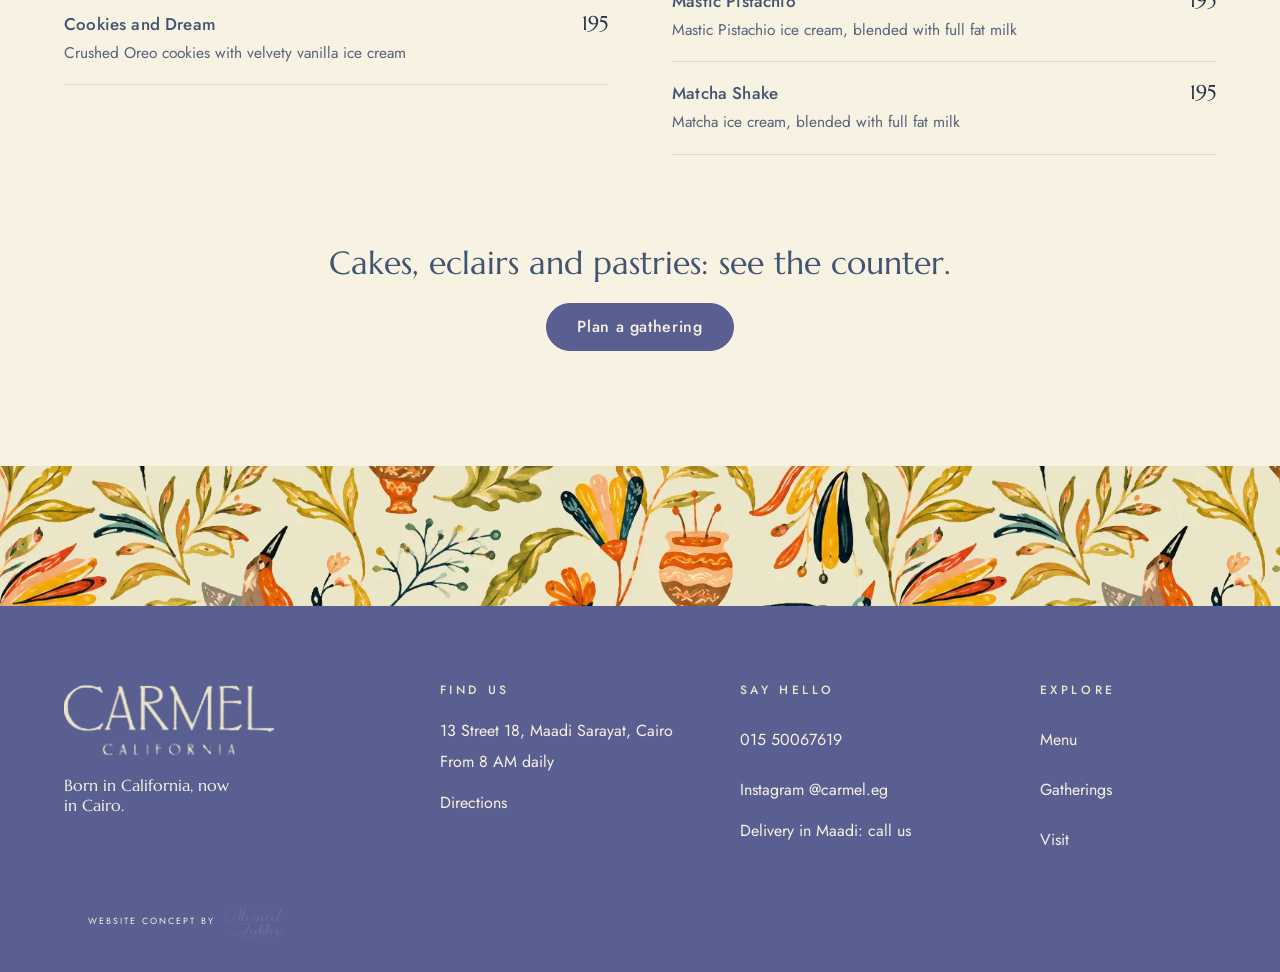
<file: menu.html>
<!doctype html>
<html lang="en">
<head>
<meta charset="utf-8">
<meta name="viewport" content="width=device-width, initial-scale=1, minimum-scale=1">
<title>Menu | Carmel California, Maadi</title>
<meta name="description" content="The full Carmel California menu: starters, eggs, brunch, sandwiches, mains, pasta, salads, pizza, lemonades, juices, coffee and milkshakes. 13 Street 18, Maadi Sarayat, Cairo.">
<meta name="theme-color" content="#6F75A9">
<link rel="canonical" href="https://ahmedfakhr1.github.io/carmel-preview/menu.html">
<meta property="og:type" content="website">
<meta property="og:site_name" content="Carmel California">
<meta property="og:title" content="Menu | Carmel California, Maadi">
<meta property="og:description" content="The full Carmel California menu: starters, eggs, brunch, sandwiches, mains, pasta, salads, pizza, lemonades, juices, coffee and milkshakes. 13 Street 18, Maadi Sarayat, Cairo.">
<meta property="og:url" content="https://ahmedfakhr1.github.io/carmel-preview/menu.html">
<meta property="og:image" content="https://ahmedfakhr1.github.io/carmel-preview/img/og.jpg">
<meta property="og:image:width" content="1200">
<meta property="og:image:height" content="630">
<meta name="twitter:card" content="summary_large_image">
<link rel="icon" href="icon.png" type="image/png">
<link rel="apple-touch-icon" href="apple-touch-icon.png">
<link rel="preload" href="fonts/jost-35841f.woff2" as="font" type="font/woff2" crossorigin><link rel="preload" href="fonts/marcellus-9d4869.woff2" as="font" type="font/woff2" crossorigin>
<link rel="preload" as="image" href="img/wordmark-cream.png" fetchpriority="high">
<style>html.fl body>*:not(#cover):not(#veil){opacity:0}body{transition:opacity .25s ease}</style>
<script>(function(){var h=document.documentElement,flag='carmel-intro',first=false,t0=Date.now(),fin=0,fd=0,done=0,total=1,veil=null,fill=null,rm=window.matchMedia&&matchMedia('(prefers-reduced-motion: reduce)').matches;
try{first=!localStorage.getItem(flag);if(first)localStorage.setItem(flag,'1')}catch(e){first=false}
h.classList.add('fl',first?'veiled':'hold');
function fonts(){if(fd)return;fd=1;h.classList.remove('fl')}
function out(){if(first){h.classList.add('veil-out');setTimeout(function(){h.classList.remove('veiled','veil-out')},rm?0:820)}else{h.classList.add('ready');setTimeout(function(){h.classList.remove('hold','ready')},500)}}
function lift(){if(fin)return;fin=1;fonts();out()}
function step(){done++;if(fill)fill.style.transform='scaleX('+Math.min(done/total,1)+')';if(done>=total){if(first){setTimeout(lift,Math.max(260,1200-(Date.now()-t0)))}else lift()}}
setTimeout(fonts,1200);setTimeout(lift,first?2500:3000);
function start(){veil=document.getElementById('veil');fill=veil&&veil.querySelector('.veil-fill');
var im=[].slice.call(document.querySelectorAll('img[data-first]'));total=1+im.length;
if(first){h.addEventListener('click',lift);document.addEventListener('keydown',lift)}
var f=document.fonts&&document.fonts.load?Promise.all([document.fonts.load('400 1em Marcellus'),document.fonts.load('400 1em Jost'),document.fonts.load('500 1em Jost')]).then(function(){return document.fonts.ready}):Promise.resolve();
f.then(function(){fonts();step()},function(){fonts();step()});
im.forEach(function(i){(i.decode?i.decode():Promise.resolve()).then(step,step)})}
if(document.readyState==='loading')document.addEventListener('DOMContentLoaded',start);else start()})();</script>
<link rel="stylesheet" href="fonts.css?v=3">
<link rel="stylesheet" href="style.css?v=3">
</head>
<body>
<div id="cover" aria-hidden="true"><img src="img/wordmark-cream.png" width="240" height="86" alt=""></div>
<div id="veil" aria-hidden="true"><img src="img/wordmark-cream.png" width="864" height="308" alt=""><span class="veil-track"><i class="veil-fill"></i></span></div>
<a class="skip" href="#main">Skip to content</a>
<header class="hdr"><div class="hdr-in">
<a class="brand" href="index.html" aria-label="Carmel California, home"><img src="img/monogram-periwinkle.png" width="33" height="42" alt=""></a>
<nav class="nav" aria-label="Main"><a href="menu.html" aria-current="page">Menu</a><a href="gatherings.html">Gatherings</a><a href="index.html#visit">Visit</a></nav>
<div class="hdr-r"><button class="ar" type="button" aria-haspopup="dialog" aria-label="Arabic">AR</button><a class="btn btn--sm call-h" href="tel:+201550067619">Call 015 50067619</a>
<button class="burger" type="button" aria-label="Open menu" aria-expanded="false" aria-controls="drawer"><span></span><span></span></button></div>
</div></header>
<div class="drawer" id="drawer" aria-hidden="true" inert role="dialog" aria-modal="true" aria-label="Menu">
<div class="drawer-bg" data-close></div>
<div class="drawer-p"><button class="drawer-x" type="button" data-close aria-label="Close menu">&times;</button>
<nav class="drawer-nav" aria-label="Pages"><a href="index.html">Home</a><a href="menu.html">Menu</a><a href="gatherings.html">Gatherings</a><a href="index.html#visit">Visit</a></nav>
<div class="drawer-sub"><a href="https://www.instagram.com/carmel.eg/" rel="noopener">Instagram @carmel.eg</a><a href="https://www.google.com/maps/search/?api=1&query=Carmel+California+Maadi" rel="noopener">Directions</a><p>Delivery in Maadi: call us</p><a class="btn btn--paper" href="tel:+201550067619">Call 015 50067619</a></div>
</div></div>
<dialog class="dlg" id="ar-dlg" aria-labelledby="ar-t"><h2 id="ar-t">Arabic</h2><p>Arabic is not in this preview, it will be live in the final version.</p><button class="btn" type="button" data-dlg-close>Close</button></dialog>

<main id="main">
<div class="doorway on-peri"><div class="door">
<div class="door-mark"><img src="img/wordmark-cream.png" width="864" height="308" alt="Carmel California" data-first></div>
<h1 class="door-title">Menu</h1></div></div>
<p class="note">Prices in EGP, subject to service charge and applicable taxes.</p>
<div class="chips"><nav class="chips-in" aria-label="Menu sections"><a class="chip" href="#sharable-starters">Sharable Starters</a><a class="chip" href="#soup-delight">Soup Delight</a><a class="chip" href="#eeggsciting-classics">Eeggsciting Classics</a><a class="chip" href="#brunch-specialties">Brunch Specialties</a><a class="chip" href="#sandwich-haven">Sandwich Haven</a><a class="chip" href="#hearty-main-dishes">Hearty Main Dishes</a><a class="chip" href="#pasta">Pasta</a><a class="chip" href="#crisp-colorful-salads">Crisp &amp; Colorful Salads</a><a class="chip" href="#pizza">Pizza</a><a class="chip" href="#lemonade-bliss">Lemonade Bliss</a><a class="chip" href="#mojito">Mojito</a><a class="chip" href="#juice-bar">Juice Bar</a><a class="chip" href="#detoxification-station">Detoxification Station</a><a class="chip" href="#iced-perfection">Iced Perfection</a><a class="chip" href="#dose-caf">Dose Café</a><a class="chip" href="#warm-keeping">Warm Keeping</a><a class="chip" href="#milkshake">Milkshake</a></nav></div>
<div class="wrap menu">
<section class="msec" id="sharable-starters" aria-labelledby="h-sharable-starters"><h2 id="h-sharable-starters">Sharable Starters</h2><ul class="items"><li class="item"><img class="ring" src="img/menu/truffle-fries.webp" width="84" height="84" alt="" loading="lazy" decoding="async"><div class="item-b"><div class="item-top"><h3>Truffle Fries</h3><span class="price">242</span></div><p class="desc">Perfectly golden, crispy French fries dusted with truffle oil.</p></div></li><li class="item"><img class="ring" src="img/menu/crispy-chicken-tenders.webp" width="84" height="84" alt="" loading="lazy" decoding="async"><div class="item-b"><div class="item-top"><h3>Crispy Chicken Tenders</h3><span class="price">265</span></div><p class="desc">Homemade breaded crispy chicken fingers with honey mustard sauce.</p></div></li><li class="item"><img class="ring" src="img/menu/fried-shrimp.webp" width="84" height="84" alt="" loading="lazy" decoding="async"><div class="item-b"><div class="item-top"><h3>Fried Shrimp</h3><span class="price">454</span></div><p class="desc">Succulent shrimp, lightly coated in a golden, seasoned batter, served with sweet chili sauce.</p></div></li><li class="item"><img class="ring" src="img/menu/fried-mozzarella.webp" width="84" height="84" alt="" loading="lazy" decoding="async"><div class="item-b"><div class="item-top"><h3>Fried Mozzarella</h3><span class="price">242</span></div><p class="desc">Hand cut Mozzarella, fried into golden crispy sticks, served with a marinara dip.</p></div></li><li class="item"><img class="ring" src="img/menu/loaded-nachos.webp" width="84" height="84" alt="" loading="lazy" decoding="async"><div class="item-b"><div class="item-top"><h3>Loaded Nachos</h3><span class="price">311</span></div><p class="desc">Homemade golden tortilla chips, mouthwatering melted cheddar sauce, sweet corn, red beans, fresh, zesty pico-de-gallo salsa, homemade sour cream, and creamy guacamole.</p></div></li></ul></section><section class="msec" id="soup-delight" aria-labelledby="h-soup-delight"><h2 id="h-soup-delight">Soup Delight</h2><ul class="items"><li class="item"><img class="ring" src="img/menu/vegetable-power.webp" width="84" height="84" alt="" loading="lazy" decoding="async"><div class="item-b"><div class="item-top"><h3>Vegetable Power</h3><span class="price">201</span></div><p class="desc">Nutrient-Packed Vegetable Soup, vibrant array of fresh, seasonal vegetables, zucchini, carrots, onions, with protein-packed quinoa</p></div></li><li class="item"><img class="ring" src="img/menu/carmel-lentil.webp" width="84" height="84" alt="" loading="lazy" decoding="async"><div class="item-b"><div class="item-top"><h3>Carmel Lentil</h3><span class="price">190</span></div><p class="desc">Hearty lentil, medley of fresh vegetables, including carrots, celery, and onions, to infuse the soup</p></div></li><li class="item"><img class="ring" src="img/menu/velvet-mushroom.webp" width="84" height="84" alt="" loading="lazy" decoding="async"><div class="item-b"><div class="item-top"><h3>Velvet Mushroom</h3><span class="price">213</span></div><p class="desc">Blended hearty mushroom mixture with a luscious cream base</p></div></li></ul></section><section class="msec" id="eeggsciting-classics" aria-labelledby="h-eeggsciting-classics"><h2 id="h-eeggsciting-classics">Eeggsciting Classics</h2><ul class="items"><li class="item"><img class="ring" src="img/menu/eggs-benedict.webp" width="84" height="84" alt="" loading="lazy" decoding="async"><div class="item-b"><div class="item-top"><h3>Eggs Benedict</h3><span class="price">275</span></div><p class="desc">Two perfectly grass-fed poached eggs, runny yolks, on a duo of creamy sauteed spinach spread on a homemade brioche bun, topped with warm hollandaise sauce.</p><p class="add">Add Salmon 105, Turkey 89</p></div></li><li class="item"><img class="ring" src="img/menu/shakshuka.webp" width="84" height="84" alt="" loading="lazy" decoding="async"><div class="item-b"><div class="item-top"><h3>Shakshuka</h3><span class="price">275</span></div><p class="desc">Fried eggs in a rich, aromatic tomato bell pepper sauce, mixed with minced sausage served with our homemade sourdough bread</p></div></li><li class="item"><img class="ring" src="img/menu/guacamole-toast.webp" width="84" height="84" alt="" loading="lazy" decoding="async"><div class="item-b"><div class="item-top"><h3>Guacamole Toast</h3><span class="price">275</span></div><p class="desc">Two slices of toasted artisan bread with a creamy, zesty guacamole, and two perfectly fried eggs, with a drizzle of homemade labna</p></div></li><li class="item"><img class="ring" src="img/menu/truffle-wheel.webp" width="84" height="84" alt="" loading="lazy" decoding="async"><div class="item-b"><div class="item-top"><h3>Truffle Wheel</h3><span class="price">385</span></div><p class="desc">Fluffy scrambled eggs, homemade mushroom mix infused with truffle oil, on a bed of croissant wheel topped with truffle paste</p></div></li><li class="item"><img class="ring" src="img/menu/all-american.webp" width="84" height="84" alt="" loading="lazy" decoding="async"><div class="item-b"><div class="item-top"><h3>All American</h3><span class="price">285</span></div><p class="desc">Three fried sunny-side up eggs and sizzling fried beef bacon on a bed of our homemade hashbrown</p></div></li><li class="item"><img class="ring" src="img/menu/scrambled.webp" width="84" height="84" alt="" loading="lazy" decoding="async"><div class="item-b"><div class="item-top"><h3>Scrambled</h3><span class="price">285</span></div><p class="desc">Fluffy scrambled eggs, perfectly seasoned and cooked to creamy perfection, topped with a blend of melted cheeses, and minced sausage, on a slice of toasted, golden-brown sourdough bread</p></div></li><li class="item"><img class="ring" src="img/menu/labna-deep-fried-poached-eggs.webp" width="84" height="84" alt="" loading="lazy" decoding="async"><div class="item-b"><div class="item-top"><h3>Labna Deep Fried Poached Eggs</h3><span class="price">305</span></div></div></li><li class="item"><img class="ring" src="img/menu/royale.webp" width="84" height="84" alt="" loading="lazy" decoding="async"><div class="item-b"><div class="item-top"><h3>Royale</h3><span class="price">305</span></div><p class="desc">Two perfectly poached eggs, with luscious runny yolks, nested on a freshly baked croissant wheel, topped with creamy guacamole and homemade hollandaise sauce.</p><p class="add">Add Salmon 105, Turkey 89</p></div></li><li class="item"><img class="ring" src="img/menu/carmel-omelet.webp" width="84" height="84" alt="" loading="lazy" decoding="async"><div class="item-b"><div class="item-top"><h3>Carmel Omelet</h3><span class="price">225</span></div><p class="desc">Creamy perfectly cooked eggs served with a side salad and ratte potatoes</p></div></li></ul><div class="addons"><h3>Add-ons for the egg dishes</h3><div class="addons-g"><div class="addons-g-i"><p>Cheese 65</p><p>Mozzarella, Cheddar, Emmental</p></div><div class="addons-g-i"><p>Veggies 55</p><p>Onion, Tomato, Peppers, Mushroom, Eggplant</p></div><div class="addons-g-i"><p>Protein 65</p><p>Turkey, Beef Bacon, Minced Sausage</p></div></div></div></section><section class="msec" id="brunch-specialties" aria-labelledby="h-brunch-specialties"><h2 id="h-brunch-specialties">Brunch Specialties</h2><ul class="items"><li class="item"><img class="ring" src="img/menu/fetir-meshaltet.webp" width="84" height="84" alt="" loading="lazy" decoding="async"><div class="item-b"><div class="item-top"><h3>Fetir Meshaltet</h3><span class="price">295</span></div><p class="desc">Traditional homemade Egyptian fetir meshaltet Served with Honey, Molasses, Old cheese</p></div></li><li class="item"><img class="ring" src="img/menu/carmel-french-toast.webp" width="84" height="84" alt="" loading="lazy" decoding="async"><div class="item-b"><div class="item-top"><h3>Carmel French Toast</h3><span class="price">390</span></div><p class="desc">Thick slices of fresh, fluffy homemade brioche griddled to a golden brown perfection, served with a dusting of powdered sugar and vanilla ice cream</p></div></li><li class="item"><img class="ring" src="img/menu/chocolate-pancake.webp" width="84" height="84" alt="" loading="lazy" decoding="async"><div class="item-b"><div class="item-top"><h3>Chocolate Pancake</h3><span class="price">305</span></div><p class="desc">Fluffy pancakes studded with rich, velvety Belgian chocolate sauce, served with vanilla ice cream</p></div></li><li class="item"><img class="ring" src="img/menu/cr-me-br-l-e-pancake.webp" width="84" height="84" alt="" loading="lazy" decoding="async"><div class="item-b"><div class="item-top"><h3>Crème Brûlée Pancake</h3><span class="price">320</span></div><p class="desc">Stack of fluffy pancakes, layered with homemade vanilla custard filling, topped with caramelized sugar</p></div></li><li class="item"><img class="ring" src="img/menu/nutella-waffle.webp" width="84" height="84" alt="" loading="lazy" decoding="async"><div class="item-b"><div class="item-top"><h3>Nutella Waffle</h3><span class="price">305</span></div><p class="desc">Golden waffle coated with creamy Nutella hazelnut spread</p></div></li><li class="item"><img class="ring" src="img/menu/the-brownie-peak.webp" width="84" height="84" alt="" loading="lazy" decoding="async"><div class="item-b"><div class="item-top"><h3>The Brownie Peak</h3><span class="price">285</span></div><p class="desc">A rich, fudgy chocolate brownie studded with crunchy toasted walnuts, served warm. Topped with a velvety scoop of vanilla ice cream and finished with a generous drizzle of our signature handcrafted salted caramel sauce.</p></div></li></ul></section><section class="msec" id="sandwich-haven" aria-labelledby="h-sandwich-haven"><h2 id="h-sandwich-haven">Sandwich Haven</h2><ul class="items"><li class="item"><img class="ring" src="img/menu/ultimate-bagel.webp" width="84" height="84" alt="" loading="lazy" decoding="async"><div class="item-b"><div class="item-top"><h3>Ultimate Bagel</h3><span class="price">339</span></div><p class="desc">Sizzling beef bacon, a perfectly fried egg, and a melty slice of cheddar cheese, garlic mayo, grilled onions, all generously stacked within a warm and toasty bagel</p></div></li><li class="item"><img class="ring" src="img/menu/turkey-pesto.webp" width="84" height="84" alt="" loading="lazy" decoding="async"><div class="item-b"><div class="item-top"><h3>Turkey Pesto</h3><span class="price">357</span></div><p class="desc">Slices of succulent roasted turkey breast topped with fresh basil pesto, in a warm, artisanal ciabatta, tomatoes and melted mozzarella cheese</p></div></li><li class="item"><img class="ring" src="img/menu/carmel-club.webp" width="84" height="84" alt="" loading="lazy" decoding="async"><div class="item-b"><div class="item-top"><h3>Carmel Club</h3><span class="price">443</span></div><p class="desc">Signature triple-decker delight features layers of roasted chicken breast, crispy beef bacon, fried egg, juicy tomatoes, all held together with crisp lettuce and creamy mayonnaise</p></div></li><li class="item"><img class="ring" src="img/menu/turkey-bagel.webp" width="84" height="84" alt="" loading="lazy" decoding="async"><div class="item-b"><div class="item-top"><h3>Turkey Bagel</h3><span class="price">339</span></div><p class="desc">Freshly baked bagel, thinly sliced roasted turkey breast, Emmental cheese, Dijon mustard, crisp, leafy lettuce, and tomatoes</p></div></li><li class="item"><img class="ring" src="img/menu/philly-steak.webp" width="84" height="84" alt="" loading="lazy" decoding="async"><div class="item-b"><div class="item-top"><h3>Philly Steak</h3><span class="price">472</span></div><p class="desc">Slices of tender ribeye steak, sautéed to perfection with onions, bell peppers and mushrooms, loaded onto a fresh baguette, topped with Philly sauce.</p><p class="add">Fries 75</p></div></li><li class="item"><img class="ring" src="img/menu/salmon-bagel.webp" width="84" height="84" alt="" loading="lazy" decoding="async"><div class="item-b"><div class="item-top"><h3>Salmon Bagel</h3><span class="price">454</span></div><p class="desc">Fresh homemade bagel, generously topped with a velvety cream cheese spread, baby Rocca, slices of smoked salmon and a squeeze of lemon fillet</p></div></li><li class="item"><img class="ring" src="img/menu/turkey-cheese-melt.webp" width="84" height="84" alt="" loading="lazy" decoding="async"><div class="item-b"><div class="item-top"><h3>Turkey Cheese Melt</h3><span class="price">339</span></div><p class="desc">Golden crispy buttery sourdough bread, with a creamy mix of melted cheese</p></div></li><li class="item"><img class="ring" src="img/menu/halloumi-ciabatta.webp" width="84" height="84" alt="" loading="lazy" decoding="async"><div class="item-b"><div class="item-top"><h3>Halloumi Ciabatta</h3><span class="price">357</span></div><p class="desc">Thick slices of grilled halloumi cheese, beautifully balanced by the rich, sweet intensity of sun dried tomatoes and fresh basil, tapenade</p></div></li><li class="item"><img class="ring" src="img/menu/fried-chicken-ciabatta.webp" width="84" height="84" alt="" loading="lazy" decoding="async"><div class="item-b"><div class="item-top"><h3>Fried Chicken Ciabatta</h3><span class="price">362</span></div><p class="desc">Crispy, golden-brown fried chicken, resting on a bed of melted Emmental cheese, sweet and savory caramelized onions and a hint of jalapeño, served with our special signature sauce</p></div></li><li class="item"><img class="ring" src="img/menu/chicken-pesto-sando.webp" width="84" height="84" alt="" loading="lazy" decoding="async"><div class="item-b"><div class="item-top"><h3>Chicken Pesto Sando</h3><span class="price">362</span></div><p class="desc">Crispy fried chicken nestled within a warm, buttery sourdough bread with a generous slathering of basil pesto, accompanied by our signature sando mayo</p></div></li><li class="item"><img class="ring" src="img/menu/mushroom-swiss.webp" width="84" height="84" alt="" loading="lazy" decoding="async"><div class="item-b"><div class="item-top"><h3>Mushroom Swiss</h3><span class="price">454</span></div><p class="desc">Premium beef patty grilled to juicy perfection, sautéed mushrooms, melty Swiss cheese, with slices of tomato, onions, crisp lettuce and pickles</p></div></li><li class="item"><img class="ring" src="img/menu/the-bbq.webp" width="84" height="84" alt="" loading="lazy" decoding="async"><div class="item-b"><div class="item-top"><h3>The BBQ</h3><span class="price">472</span></div><p class="desc">Premium beef patty, nestled between a fresh brioche bun, crispy beef bacon, a fried egg, grilled onions, slices of tomatoes and topped with a generous layer cheddar cheese, and jalapeño</p></div></li><li class="item"><img class="ring" src="img/menu/grilled-chicken.webp" width="84" height="84" alt="" loading="lazy" decoding="async"><div class="item-b"><div class="item-top"><h3>Grilled Chicken</h3><span class="price">443</span></div><p class="desc">Succulent, grilled chicken breast, topped with sliced tomatoes, mayo, pickles and crisp lettuce, in our homemade brioche bun</p></div></li></ul><div class="extras"><h3>Extras</h3><span>Fries <span class="price">75</span></span><span>Green Salad <span class="price">75</span></span></div></section><section class="msec" id="hearty-main-dishes" aria-labelledby="h-hearty-main-dishes"><h2 id="h-hearty-main-dishes">Hearty Main Dishes</h2><ul class="items"><li class="item"><img class="ring" src="img/menu/steak-and-fries.webp" width="84" height="84" alt="" loading="lazy" decoding="async"><div class="item-b"><div class="item-top"><h3>Steak and Fries</h3><span class="price">874</span></div><p class="desc">Meticulously sliced steak, grilled to perfection, topped with our signature creamy steak sauce, served with golden, crisp homemade French fries</p></div></li><li class="item"><img class="ring" src="img/menu/chicken-honey.webp" width="84" height="84" alt="" loading="lazy" decoding="async"><div class="item-b"><div class="item-top"><h3>Chicken Honey</h3><span class="price">472</span></div><p class="desc">Juicy honey-glazed chicken breast, served with a buttery mashed potatoes and lightly seasoned sautéed vegetables</p></div></li><li class="item"><img class="ring" src="img/menu/chicken-under-the-brick.webp" width="84" height="84" alt="" loading="lazy" decoding="async"><div class="item-b"><div class="item-top"><h3>Chicken Under the Brick</h3><span class="price">472</span></div><p class="desc">Herb roasted chicken, served with a buttery mashed potatoes and seasoned sautéed vegetables</p></div></li><li class="item"><img class="ring" src="img/menu/rosemary-chicken.webp" width="84" height="84" alt="" loading="lazy" decoding="async"><div class="item-b"><div class="item-top"><h3>Rosemary Chicken</h3><span class="price">472</span></div><p class="desc">Carefully marinated grilled chicken breast, topped with a fragrant rosemary sauce, served with steamed rice</p></div></li><li class="item"><img class="ring" src="img/menu/deep-fried-chicken.webp" width="84" height="84" alt="" loading="lazy" decoding="async"><div class="item-b"><div class="item-top"><h3>Deep Fried Chicken</h3><span class="price">443</span></div><p class="desc">Crispy deep-fried chicken served with a comforting plate of linguini drenched in our homemade red sauce</p></div></li><li class="item"><img class="ring" src="img/menu/mexican-bowl.webp" width="84" height="84" alt="" loading="lazy" decoding="async"><div class="item-b"><div class="item-top"><h3>Mexican Bowl</h3><span class="price">397</span></div><p class="desc">Vegetarian favorite, a generous bed of fluffy rice, a vibrant Pico de Gallo sauce, a fresh mix of diced tomatoes, onions, sweet corn and cilantro; and creamy sour cream and silky guacamole</p><p class="add">With Tender Grilled chicken <b>477</b></p><p class="add">With Pan Seared shrimp <b>507</b></p></div></li></ul></section><section class="msec" id="pasta" aria-labelledby="h-pasta"><h2 id="h-pasta">Pasta</h2><ul class="items"><li class="item"><img class="ring" src="img/menu/carmel-rose.webp" width="84" height="84" alt="" loading="lazy" decoding="async"><div class="item-b"><div class="item-top"><h3>Carmel Rose</h3><span class="price">431</span></div><p class="desc">Creamy Rose Pasta featuring tender chicken, sautéed mushrooms, and a luscious rose sauce</p></div></li><li class="item"><img class="ring" src="img/menu/shrimp-havana.webp" width="84" height="84" alt="" loading="lazy" decoding="async"><div class="item-b"><div class="item-top"><h3>Shrimp Havana</h3><span class="price">489</span></div><p class="desc">Shrimp &amp; Sun-Dried Tomato linguini, artfully blended with tender broccoli in a luxurious, creamy sauce</p></div></li><li class="item"><img class="ring" src="img/menu/chicken-pesto.webp" width="84" height="84" alt="" loading="lazy" decoding="async"><div class="item-b"><div class="item-top"><h3>Chicken Pesto</h3><span class="price">443</span></div><p class="desc">Fusilli pasta, topped with tender pieces of grilled chicken, marinated to perfection in our house-made pesto sauce, a blend of fresh basil</p></div></li></ul></section><section class="msec" id="crisp-colorful-salads" aria-labelledby="h-crisp-colorful-salads"><h2 id="h-crisp-colorful-salads">Crisp &amp; Colorful Salads</h2><ul class="items"><li class="item"><img class="ring" src="img/menu/caesar.webp" width="84" height="84" alt="" loading="lazy" decoding="async"><div class="item-b"><div class="item-top"><h3>Caesar</h3><span class="price">282</span></div><p class="desc">Crisp lettuce, freshly tossed in our signature Caesar dressing, topped with cherry tomatoes perfectly complemented by a homemade croutons.</p><p class="add">Add Grilled Chicken 79, Turkey 89, Smoked Salmon 105, Shrimp 115</p></div></li><li class="item"><img class="ring" src="img/menu/beetroot-halloumi.webp" width="84" height="84" alt="" loading="lazy" decoding="async"><div class="item-b"><div class="item-top"><h3>Beetroot Halloumi</h3><span class="price">339</span></div><p class="desc">Savory slices of grilled halloumi cheese meet the earthy sweetness of roasted beetroot, cherry tomatoes, roasted sweet potatoes and sautéed mushroom. This delectable combination is artfully arranged on a bed of baby Rocca, and a drizzle of balsamic vinaigrette and fresh pesto</p></div></li><li class="item"><img class="ring" src="img/menu/ginger-asian-quinoa.webp" width="84" height="84" alt="" loading="lazy" decoding="async"><div class="item-b"><div class="item-top"><h3>Ginger Asian Quinoa</h3><span class="price">339</span></div><p class="desc">Fluffy quinoa, crisp mixed greens, colorful veggies including cucumber, cherry tomatoes, avocado, zucchini and diced sweet potatoes, all marinated in a delectable ginger-infused Asian dressing</p></div></li><li class="item"><img class="ring" src="img/menu/thai-chicken.webp" width="84" height="84" alt="" loading="lazy" decoding="async"><div class="item-b"><div class="item-top"><h3>Thai Chicken</h3><span class="price">357</span></div><p class="desc">Grilled chicken mixed with colorful cabbage, cucumber, carrot, cherry tomato, bell pepper, pickled ginger, peanuts, sesame seeds with an authentic sweet and spicy dressing</p></div></li><li class="item"><img class="ring" src="img/menu/california.webp" width="84" height="84" alt="" loading="lazy" decoding="async"><div class="item-b"><div class="item-top"><h3>California</h3><span class="price">374</span></div><p class="desc">Tender grilled chicken, red beans, sweet corn, topped with tangy salsa with onions and diced tomatoes, fresh lettuce, creamy guacamole, on a bed of mixed greens, topped with cheddar cheese and crispy tortilla</p></div></li></ul></section><section class="msec" id="pizza" aria-labelledby="h-pizza"><h2 id="h-pizza">Pizza</h2><ul class="items"><li class="item"><img class="ring" src="img/menu/margherita.webp" width="84" height="84" alt="" loading="lazy" decoding="async"><div class="item-b"><div class="item-top"><h3>Margherita</h3><span class="price">316</span></div><p class="desc">Fresh and creamy Mozzarella di bufala, homemade tomato sauce, topped with aromatic fresh basil</p></div></li><li class="item"><img class="ring" src="img/menu/carmel-veggie.webp" width="84" height="84" alt="" loading="lazy" decoding="async"><div class="item-b"><div class="item-top"><h3>Carmel Veggie</h3><span class="price">328</span></div><p class="desc">Our signature roasted vegetables, slices of eggplant, sweet bell peppers, and tender zucchini topped with melty mozzarella cheese</p></div></li><li class="item"><img class="ring" src="img/menu/fungi-pizza.webp" width="84" height="84" alt="" loading="lazy" decoding="async"><div class="item-b"><div class="item-top"><h3>Fungi Pizza</h3><span class="price">328</span></div><p class="desc">Homemade pizza dough, topped with our signature red sauce, sautéed mushrooms and melty mozzarella</p></div></li><li class="item"><img class="ring" src="img/menu/pepperoni.webp" width="84" height="84" alt="" loading="lazy" decoding="async"><div class="item-b"><div class="item-top"><h3>Pepperoni</h3><span class="price">362</span></div><p class="desc">Generously scattered slices of pepperoni, on a bed of a rich homemade tomato sauce, topped with melty mozzarella cheese</p></div></li><li class="item"><img class="ring" src="img/menu/cali-cali.webp" width="84" height="84" alt="" loading="lazy" decoding="async"><div class="item-b"><div class="item-top"><h3>Cali Cali</h3><span class="price">351</span></div><p class="desc">Hearty and slightly spicy minced sausage, creamy and velvety homemade guacamole, topped with sweet corn and cilantro</p></div></li></ul></section><section class="msec" id="lemonade-bliss" aria-labelledby="h-lemonade-bliss"><h2 id="h-lemonade-bliss">Lemonade Bliss</h2><ul class="items"><li class="item"><div class="item-b"><div class="item-top"><h3>Minty Lemonade</h3><span class="price">144</span></div><p class="desc">Zesty Lemon Mint Lemonade, blend of tangy lemons, and fresh garden mint</p></div></li><li class="item"><div class="item-b"><div class="item-top"><h3>Coconut Lemonade</h3><span class="price">167</span></div><p class="desc">Tropical escape, zesty lemons, beautifully blended with creamy coconut milk</p></div></li><li class="item"><div class="item-b"><div class="item-top"><h3>Pink Lemonade</h3><span class="price">155</span></div><p class="desc">Blend fresh or frozen strawberries with lemonade for a sweet and fruity twist</p></div></li><li class="item"><div class="item-b"><div class="item-top"><h3>Classic Lemonade</h3><span class="price">132</span></div><p class="desc">Timeless favorite with freshly squeezed lemon juice, and ice for a refreshing, tangy treat</p></div></li></ul></section><section class="msec" id="mojito" aria-labelledby="h-mojito"><h2 id="h-mojito">Mojito</h2><ul class="items items--plain"><li class="item"><div class="item-b"><div class="item-top"><h3>Passion Fruit</h3><span class="price">167</span></div></div></li><li class="item"><div class="item-b"><div class="item-top"><h3>Strawberry</h3><span class="price">144</span></div></div></li><li class="item"><div class="item-b"><div class="item-top"><h3>Blueberry</h3><span class="price">178</span></div></div></li><li class="item"><div class="item-b"><div class="item-top"><h3>Peach</h3><span class="price">155</span></div></div></li><li class="item"><div class="item-b"><div class="item-top"><h3>Kiwi</h3><span class="price">178</span></div></div></li></ul></section><section class="msec" id="juice-bar" aria-labelledby="h-juice-bar"><h2 id="h-juice-bar">Juice Bar</h2><ul class="items"><li class="item"><div class="item-b"><div class="item-top"><h3>Classic Orange Juice</h3><span class="price">144</span></div><p class="desc">Freshly squeezed orange juice, perfect choice for a load of Vitamin C</p></div></li><li class="item"><div class="item-b"><div class="item-top"><h3>Minty Mango Madness</h3><span class="price">144</span></div><p class="desc">Mango, lime, and fresh mint for a tropical refreshing drink</p></div></li><li class="item"><div class="item-b"><div class="item-top"><h3>Creamy Strawberry</h3><span class="price">144</span></div><p class="desc">Sweet essence of fresh strawberry juice</p></div></li><li class="item"><div class="item-b"><div class="item-top"><h3>Guava Bliss</h3><span class="price">144</span></div><p class="desc">Refreshing tropical escape in a glass. A vibrant infusion of guavas, expertly blended with fresh, cooling mint leaves</p></div></li></ul></section><section class="msec" id="detoxification-station" aria-labelledby="h-detoxification-station"><h2 id="h-detoxification-station">Detoxification Station</h2><ul class="items"><li class="item"><div class="item-b"><div class="item-top"><h3>Detoxifier</h3><span class="price">190</span></div><p class="desc">Granny Smith apples, earthy richness of beetroot, carrots, and fresh lemon to add a zesty kick, while a hint of ginger provides a spicy twist</p></div></li><li class="item"><div class="item-b"><div class="item-top"><h3>Cleansing Special</h3><span class="price">167</span></div><p class="desc">Packed with antioxidants and anti-inflammatory goodness, this juice is a revitalizing, hydrating cucumber, golden warmth of turmeric, fresh ginger and zesty lemon and carrots to balance the flavors.</p></div></li><li class="item"><div class="item-b"><div class="item-top"><h3>Purifying Pineapple Mint</h3><span class="price">190</span></div><p class="desc">A combination of pineapple, mint, cucumber, and a hint of lime for a soothing and hydrating detox drink.</p></div></li></ul></section><section class="msec" id="iced-perfection" aria-labelledby="h-iced-perfection"><h2 id="h-iced-perfection">Iced Perfection</h2><ul class="items items--plain"><li class="item"><div class="item-b"><div class="item-top"><h3>Peach Ice Tea</h3><span class="price">145</span></div></div></li><li class="item"><div class="item-b"><div class="item-top"><h3>Lemon Ice Tea</h3><span class="price">140</span></div></div></li><li class="item"><div class="item-b"><div class="item-top"><h3>Carmel Ice Tea</h3><span class="price">135</span></div></div></li><li class="item"><div class="item-b"><div class="item-top"><h3>Iced Caramel Macchiato</h3><span class="price">190</span></div></div></li><li class="item"><div class="item-b"><div class="item-top"><h3>Iced Matcha</h3><span class="price">173</span></div></div></li><li class="item"><div class="item-b"><div class="item-top"><h3>Iced Latte</h3><span class="price">140</span></div></div></li><li class="item"><div class="item-b"><div class="item-top"><h3>Frappuccino</h3><span class="price">190</span></div></div></li><li class="item"><div class="item-b"><div class="item-top"><h3>Iced Americano</h3><span class="price">130</span></div></div></li><li class="item"><div class="item-b"><div class="item-top"><h3>Ice Spanish Latte</h3><span class="price">196</span></div></div></li></ul></section><section class="msec" id="dose-caf" aria-labelledby="h-dose-caf"><h2 id="h-dose-caf">Dose Café</h2><ul class="items items--plain"><li class="item"><div class="item-b"><div class="item-top"><h3>Espresso</h3><span class="price">81</span></div></div></li><li class="item"><div class="item-b"><div class="item-top"><h3>Double Espresso</h3><span class="price">127</span></div></div></li><li class="item"><div class="item-b"><div class="item-top"><h3>Macchiato</h3><span class="price">98</span></div></div></li><li class="item"><div class="item-b"><div class="item-top"><h3>Matcha</h3><span class="price">150</span></div></div></li><li class="item"><div class="item-b"><div class="item-top"><h3>Americano</h3><span class="price">127</span></div></div></li><li class="item"><div class="item-b"><div class="item-top"><h3>Cappuccino</h3><span class="price">145</span></div></div></li><li class="item"><div class="item-b"><div class="item-top"><h3>Café Latte</h3><span class="price">150</span></div></div></li><li class="item"><div class="item-b"><div class="item-top"><h3>Flat White</h3><span class="price">145</span></div></div></li><li class="item"><div class="item-b"><div class="item-top"><h3>Café Mocha</h3><span class="price">178</span></div></div></li><li class="item"><div class="item-b"><div class="item-top"><h3>Cinnamon Maple Latte</h3><span class="price">185</span></div></div></li><li class="item"><div class="item-b"><div class="item-top"><h3>Gingerbread Latte</h3><span class="price">167</span></div></div></li><li class="item"><div class="item-b"><div class="item-top"><h3>Peppermint Mocha</h3><span class="price">196</span></div></div></li><li class="item"><div class="item-b"><div class="item-top"><h3>Spanish Latte</h3><span class="price">196</span></div></div></li><li class="item"><div class="item-b"><div class="item-top"><h3>Cortado</h3><span class="price">132</span></div></div></li><li class="item"><div class="item-b"><div class="item-top"><h3>Turkish Coffee</h3><span class="price">80</span></div></div></li><li class="item"><div class="item-b"><div class="item-top"><h3>French Coffee</h3><span class="price">105</span></div></div></li></ul></section><section class="msec" id="warm-keeping" aria-labelledby="h-warm-keeping"><h2 id="h-warm-keeping">Warm Keeping</h2><ul class="items"><li class="item"><div class="item-b"><div class="item-top"><h3>Golden Latte</h3><span class="price">145</span></div><p class="desc">Non Dairy milk, blend of ground turmeric, cinnamon, ginger, and a touch of black pepper, creating a harmonious symphony of flavors and subtle spice</p></div></li><li class="item"><div class="item-b"><div class="item-top"><h3>Hot Chocolate</h3><span class="price">195</span></div><p class="desc">Every sip is a warm hug, a rich and creamy premium cocoa, whole milk, and a touch of sweetness. Topped with a marshmallow</p></div></li><li class="item"><div class="item-b"><div class="item-top"><h3>Hot White Chocolate with Hazelnut</h3><span class="price">207</span></div><p class="desc">Every sip is a warm hug, a rich and creamy premium white chocolate, whole milk, and a touch of sweetness. topped with a marshmallow</p></div></li><li class="item"><div class="item-b"><div class="item-top"><h3>Fight the Cold</h3><span class="price">145</span></div><p class="desc">Freshly crushed ginger, organic honey, and freshly squeezed lemon to give you a dose of Vitamin C</p></div></li><li class="item"><div class="item-b"><div class="item-top"><h3>Herbal Teas</h3><span class="price">95</span></div><p class="desc">Ask our Waiter for our Premium Tea selection</p></div></li></ul></section><section class="msec" id="milkshake" aria-labelledby="h-milkshake"><h2 id="h-milkshake">Milkshake</h2><ul class="items"><li class="item"><div class="item-b"><div class="item-top"><h3>Ultimate Choco Shake</h3><span class="price">175</span></div><p class="desc">Premium chocolate ice cream, blended to perfection with cold, creamy milk, chocolate sauce</p></div></li><li class="item"><div class="item-b"><div class="item-top"><h3>Peanut Butter Cream</h3><span class="price">195</span></div><p class="desc">Peanut butter, Full fat milk, vanilla ice cream topped with peanut</p></div></li><li class="item"><div class="item-b"><div class="item-top"><h3>Cookies and Dream</h3><span class="price">195</span></div><p class="desc">Crushed Oreo cookies with velvety vanilla ice cream</p></div></li><li class="item"><div class="item-b"><div class="item-top"><h3>Dulce de Leche</h3><span class="price">195</span></div><p class="desc">Dulce de leche ice cream, full fat milk</p></div></li><li class="item"><div class="item-b"><div class="item-top"><h3>Yogurt Berry</h3><span class="price">190</span></div><p class="desc">Yogurt Berry ice cream, full fat milk</p></div></li><li class="item"><div class="item-b"><div class="item-top"><h3>Mastic Pistachio</h3><span class="price">195</span></div><p class="desc">Mastic Pistachio ice cream, blended with full fat milk</p></div></li><li class="item"><div class="item-b"><div class="item-top"><h3>Matcha Shake</h3><span class="price">195</span></div><p class="desc">Matcha ice cream, blended with full fat milk</p></div></li></ul></section>
<div class="menu-end"><p>Cakes, eclairs and pastries: see the counter.</p><a class="btn" href="gatherings.html">Plan a gathering</a></div>
</div>
</main>
<footer class="ftr">
<div class="strip" aria-hidden="true"></div>
<div class="wrap ftr-in">
<div class="ftr-brand"><img src="img/wordmark-cream.png" width="210" height="75" alt="Carmel California" loading="lazy"><p>Born in California, now in Cairo.</p></div>
<div class="ftr-col"><h2 class="cap">Find us</h2><p>13 Street 18, Maadi Sarayat, Cairo</p><p>From 8 AM daily</p><a href="https://www.google.com/maps/search/?api=1&query=Carmel+California+Maadi" rel="noopener">Directions</a></div>
<div class="ftr-col"><h2 class="cap">Say hello</h2><a href="tel:+201550067619">015 50067619</a><a href="https://www.instagram.com/carmel.eg/" rel="noopener">Instagram @carmel.eg</a><p>Delivery in Maadi: call us</p></div>
<div class="ftr-col"><h2 class="cap">Explore</h2><a href="menu.html">Menu</a><a href="gatherings.html">Gatherings</a><a href="index.html#visit">Visit</a></div>
</div>
<p class="credit"><a class="sig" href="https://ahmedfakhr1.github.io/" rel="noopener" title="Website concept by Ahmed Fakhreldin"><span class="sig-by">Website concept by</span><span class="sr">Ahmed Fakhreldin</span><svg viewBox="-16 -123 301 172" aria-hidden="true" focusable="false"><defs><mask id="sig-pen" maskUnits="userSpaceOnUse" x="-80" y="-180" width="760" height="300"><g class="pen"><path pathLength="1" style="animation-delay:0.10s;animation-duration:0.32s" d="M8.2 -39l2 1.2 1.2 0.4 1.4 0.1 1.6-0.3 1.7-0.7 2-1.2 5.2-4.7 7-8 8.4-10.2 8.6-11 16.8-22.7 1.8-2 0.9-0.2 -0.1 1.7 -1.2 6.4 -3.2 14.3 -2.4 10.5 -5.3 21.1 -0.4 2.1 -0.1 2.6 0.6 1.9 1.5 1 1.1 0.1 2.6-0.4 1.5-0.8 3.2-2.7 4.9-5.5"/><path pathLength="1" style="animation-delay:0.50s;animation-duration:0.05s" d="M35.4 -60.5l6.3-1.4 7.3-1 7-0.4 6.6 0.3"/><path pathLength="1" style="animation-delay:0.64s;animation-duration:0.51s" d="M70.1 -51.5l11.6-15.7 6.3-9.3 3.1-5.2 2.8-6.3 1.6-5.6 0-2.1 -0.4-1.7 -0.8-1.3 -1.4-0.5 -1.9 0.2 -2.2 1.1 -2 1.6 -1.7 2 -1.4 2.5 -1.4 3.4 -3.2 9.4 -3.6 12.8 -3.9 16.2 -1.6 7.5 -0.3 2.9 5.3-10.1 4.2-5.8 2.6-3.1 2.5-2.3 2.4-1.4 2.3-0.9 2.3-0.4 2.3 0 1.8 0.4 1.3 0.9 0.9 1.3 0.4 1.7 -0.1 2.1 -0.5 2.6 -3.4 9.2 -0.6 2.6 0 2.1 0.4 1.7 0.8 1.3 1.1 0.9 1.1 0.4 1.2 0 1.6-0.4 4.3-2 3.2-2.3 3.7-4.3 10.3-13.2 2.5-2.3 2.5-1.4 2-0.6 1.5 0.3 1.1 1 0.6 1.2 0.1 1.1 -0.3 1.6 -3.8 11.2 -4.2 10.1"/><path pathLength="1" style="animation-delay:1.22s;animation-duration:0.12s" d="M127 -45.5l4.4-6.9 2.3-3.1 2.6-3.1 2.5-2.3 2.4-1.4 2.4-0.9 2.3-0.4 2.2 0 1.8 0.4 1.4 0.9 0.8 1.1 0.5 1.2 0 1.1 -3 9.6 -5.3 12.9"/><path pathLength="1" style="animation-delay:1.42s;animation-duration:0.17s" d="M148.2 -45.5l4.4-6.9 4.9-6.2 2.5-2.3 2.4-1.4 2.4-0.9 2.3-0.4 2.2 0 1.8 0.4 1.4 0.9 0.8 1.3 0.4 1.7 0 2.1 -0.6 2.6 -3.4 9.2 -0.5 2.6 -0.1 2.1 0.4 1.7 0.9 1.3 1 0.9 1.1 0.4 1.2 0 1.6-0.4 4.3-2 1.8-1.2 1.4-1.1 1.6-1.7 6.9-8.7"/><path pathLength="1" style="animation-delay:1.67s;animation-duration:0.18s" d="M193.4 -42.4l6.3-3.2 1.5-1.2 2.6-3 2.4-4.4 0.7-2.2 0.2-2.3 -0.3-1.8 -0.7-1.4 -1-1 -1.1-0.6 -2.6 0.1 -4.2 1.9 -2 1.6 -1.6 1.9 -1.2 2.5 -0.9 2.8 -0.5 6.4 0.5 2.7 0.9 2.3 1.4 1.8 1.8 1.4 2.2 1 2.2 0.6 2.3 0.1 2.3-0.2 4.6-1.8 3.5-2.3 1.4-1.4 7.5-9.4"/><path pathLength="1" style="animation-delay:1.93s;animation-duration:0.43s" d="M249.1 -54.5l-1.7-4.2 -1.3-1.8 -1.9-1.4 -2.2-1 -2.2-0.6 -4.5 0.1 -4.7 1.8 -3.5 2.3 -2.6 3 -2.4 4.4 -0.7 2.3 -0.2 2.3 0.2 2.2 0.6 2.3 1.1 2.1 1.5 1.7 2 1.3 2.2 0.9 2.2 0.4 2.3 0 2.3-0.4 2.4-0.9 2.3-1.3 1.8-1.7 1.5-2.1 3.3-6.8 20.5-46.9 -13.8 32.1 -1.4 4 -1.7 5.3 -2.2 9.4 -0.3 3.4 0.1 2.5 0.7 1.7 2.1 1.6 2.6-0.1 4.2-1.8 3.5-2.3 1.4-1.4 7.5-9.4"/><path pathLength="1" style="animation-delay:2.43s;animation-duration:0.74s" d="M193.3 -110.5l-6.7-2.7 -5.3-1.3 -7.1-1.1 -8.9-0.8 -11.2-0.6 -13.4-0.3 -14.7 0.2 -15.2 0.6 -15.7 1.1 -15.1 1.8 -14.3 2.4 -13.4 3 -11.9 3.4 -10.6 4 -9.5 4.7 -8.4 5.5 -7.4 6.4 -6 6.9 -4.7 7.5 -3.3 7.4 -2 6.2 -0.5 4.9 0.6 4.6 1.5 4.7 2.5 4.7 3.6 4 4.7 3 5.9 2.3 7.5 1.7 9.1 1.1 21.4 1.4 22.1 0.5 8.8 0 18.6-0.6 4.3 0.1 11.3 2 3.1 0.3 2.8-0.1 2.5-0.5 4.5-2"/><path pathLength="1" style="animation-delay:3.25s;animation-duration:0.19s" d="M109.7 -21.5l-7.4 18.7 -5 11.6 -2.4 4.9 -4.6 7.4 -2.2 2.7 -2.2 2 -2 1.5 -4.1 2.1 -2 0.5 -1.9 0.1 -2-0.2 -1.8-0.6 -1.8-1 -1.5-1.3 -1-1.7 -0.9-3.9 0-1.9 0.4-1.7 0.8-1.3 1-1 1.4-0.6 1.8-0.3 3.8 0.6 3.9 2"/><path pathLength="1" style="animation-delay:3.52s;animation-duration:0.04s" d="M89.3 1.7l23.2 0"/><path pathLength="1" style="animation-delay:3.64s;animation-duration:1.68s" d="M139.5 14.5l-1.4-3.5 -1.2-1.5 -1.6-1.2 -1.8-0.9 -1.9-0.5 -1.9-0.1 -4 0.9 -3.6 1.9 -2.4 2 -1.1 1.5 -2.1 3.7 -0.5 1.9 -0.2 2 0.7 3.8 0.9 1.8 1.3 1.5 1.7 1.1 3.8 1.1 1.9 0 4-1.1 1.9-1.1 1.6-1.5 1.2-1.8 5.8-12.4 1.1-1.8 -2.7 10.6 -0.4 3.1 0 2.5 0.4 1.6 0.9 1.1 0.9 0.6 0.9 0.2 2.6-0.6 3.7-1.8 2.6-2 1.5-1.7 11.1-14.5 8.7-12.5 2.9-4.7 3.4-7.8 0.6-2.3 0.2-2 -0.2-1.5 -0.6-1.2 -1-0.8 -1.5 0 -1.9 0.8 -1.8 1.2 -1.4 1.5 -1.3 2 -2.5 6 -2.8 9 -3.1 11.8 -3.3 14.2 -0.6 3.8 0.5-0.3 1.2-2.8 2.4-4.4 5.4-7.5 2.2-2.2 2.1-1.4 2-0.9 2-0.5 1.9-0.1 1.7 0.3 1.2 0.6 0.9 0.9 0.5 1.4 0 1.6 -0.4 1.9 -1.1 1.4 -1.8 1.1 -2.2 0.7 -2.6 0.4 -2.7 0.1 -1.1 0.3 2.3 2 1.3 1.9 2.3 6.7 0.9 1.1 0.9 0.6 1 0.2 1.1-0.1 1.5-0.5 3.6-1.8 1.5-1 2.6-2.7 8.6-11.1 5.5-7.5 7.5-11 3.6-7.3 1.6-4.9 0.2-2 -0.2-1.5 -0.6-1.2 -1.1-0.8 -1.4 0 -1.9 0.8 -1.8 1.2 -1.5 1.5 -1.2 2 -1.2 2.7 -2.7 7.4 -3 10.4 -3.2 13.3 -2.3 11 0.6-0.3 2.4-5.2 2.6-4.2 4-5.3 2.1-2.2 2.1-1.4 2-0.9 2-0.5 2-0.1 1.6 0.3 1.3 0.6 0.9 0.9 0.4 1.4 0.1 1.6 -0.3 2.1 -0.7 2.4 -2.2 5.4 -0.7 4.3 0.2 1.5 0.6 1.2 0.8 0.9 1 0.5 2.2-0.1 1.6-0.6 3.6-1.9 2.5-2.2 8.2-10.4 6.4-9 0.5 0 -0.1 1.4 0.6 1.5 1.8 0.7 2.6 0.1 2.2 0.4 1.4 0.7 0.7 1.1 0.3 1.5 0 1.8 -1.3 4.7 -2 4.9 -0.4 2.4 1.1 2 0.9 0.7 1 0.4 1 0 3.1-1.1 3.5-2 1.1-0.9 3.2-3.6 7.8-10.4 3.6-3.6 1.8-1.2 1.7-0.5 1.7 0 1.3 0.6 0.8 1.3 0.4 1.8 -0.2 2.4 -0.9 2.8 -1.6 3.5 -2.6 4.3 -3.6 4.8 -4.6 4 -5.8 2.9 -7.4 2.1 -9.5 1.7 -11.8 1.3 -12 1 -22.3 1.3 -15 0.3 -19.5 0 -41.7-0.7 -17.8-0.7 -16-0.9 -14.4-1.1 -12.7-1.3 -11.4-1.6 -10.4-1.7 -9.1-1.9 -8.1-2.1 -14.5-4.8"/></g></mask><g id="sig-ink"><path d="M7.8 -38.4l0 0.5 0.6 0.6 1.4-2.2 -0.7-0.3 -0.5 0.2zM8.2 -37.5l1 0.5 1.5 0.3 0.5-1.7 -1.6-1.2zM10.2 -36.7l3.2-0.1 -0.2-1.2 -1.3-0.1 -1-0.5zM12.8 -36.7l1.7-0.3 1.9-0.8 -0.6-1 -1.6 0.6 -1.4 0.2zM15.8 -37.5l2.6-1.5 1.6-1.2 -0.8-0.9 -2.1 1.5 -1.8 1zM19.2 -39.5l2.5-2.3 3.1-3.2 -0.9-0.8 -5.5 5.3zM23.7 -43.8l7.1-8.1 -0.9-0.7 -7.1 8zM29.5 -50.4l8.2-9.9 -0.9-0.7 -8.2 9.9zM36.3 -58.5l8.6-10.8 -1-0.8 -8.6 10.8zM43.4 -67.5l8.5-11 -1-0.7 -8.4 11zM50.5 -76.7l7.5-10.3 -1-0.7 -7.4 10.2zM56.9 -85.3l6.1-8.4 -1-0.7 -6.1 8.4zM62.1 -92.5l4.3-5.5 -0.9-0.7 -4.4 5.5zM65.9 -97.3l1.7-2.3 -0.6-0.6 -2 2.1zM66.1 -100.2l-0.9 0.2 -0.8 1.5 5.2 0.9 -0.3-1.8 -0.8-0.4zM64.6 -99l-0.7 1.9 -0.5 2.7 5.7 1.2 0.5-2.9 0-2.1zM63.5 -95.4l-1.5 7.5 5.7 1.3 1.6-7.7zM62.3 -89.4l-2.1 9.5 5.7 1.3 2.1-9.5zM60.6 -81.6l-2.3 10.3 5.6 1.3 2.4-10.3zM58.7 -73l-2.5 10.4 5.6 1.4 2.5-10.5zM56.6 -64.3l-2.4 9.9 5.6 1.4 2.4-10zM54.6 -55.9l-2 8 5.5 1.4 2.1-8.1zM52.9 -49.1l-1.4 5.7 5.7 1.1 1.2-5.4zM51.6 -44.1l-0.5 3.7 5.9 0 0.3-2.5zM51.1 -41l0.1 1.7 0.6 1.6 5.1-1.7 0.1-1.3zM51.5 -38.2l1 1.4 1.6 0.8 2.9-3.5zM53.5 -36.2l1.1 0.3 1.8 0 0.3-1.5 -0.5-0.7 0.1-0.7zM56 -35.9l2.6-0.2 -0.2-1.2 -1.1 0.1 -0.8-0.4zM58.1 -36l1.5-0.3 1.5-0.7 -0.5-1 -1.4 0.6 -1.2 0.2zM60.6 -36.7l3.3-2.3 -0.8-0.9 -3 2.1zM63.3 -38.5l3.5-3.3 -0.9-0.9 -3.3 3.3zM66.2 -41.2l3-3.6 -0.8-0.7 -3.1 3.5zM68.8 -44.4l1-1.4 -0.7-0.4 -1.1 1.1z"/><path d="M35.4 -60.1l3.1-0.5 -0.3-1.2 -2.9 0.9zM37.6 -60.4l6.6-1.3 -0.2-1.2 -6.6 1.3zM43 -61.5l7.3-1 -0.1-1.2 -7.4 1zM49 -62.3l7-0.4 0-1.3 -7.1 0.5zM55 -62.7l5.7 0.2 0.1-1.2 -5.9-0.2zM60 -62.5l1.8 0.1 0.8-0.2 -0.1-0.9 -2.5-0.3z"/><path d="M70.4 -51.3l2.4-2.9 -0.9-0.6 -2.1 3.1zM72.1 -53.3l5.3-6.9 -1-0.8 -5.2 7zM76.4 -58.8l7.1-10 -1-0.7 -7.1 9.9zM82.2 -66.9l6.3-9.2 -1-0.7 -6.3 9.2zM87.7 -75l3.4-5.5 -1-0.6 -3.4 5.5zM90.7 -79.7l2.9-5.9 -1.2-0.4 -2.8 5.7zM93.1 -84.4l2.4-6.4 -1.1-0.4 -2.4 6.2zM95.2 -89.9l0.7-2.7 0.3-2.4 -1.2 0 -0.2 2.1 -0.7 2.7zM96.2 -94.3l-0.1-2.1 -0.7-1.8 -1 0.6 0.5 1.4 0 1.8zM95.7 -97.6l-1-1.5 -1.7-0.8 -0.1 1.3 1 0.4 0.7 1zM93.6 -99.8l-2-0.2 -2.6 0.6 1.1 2.2 1.8-1.1 1.3-0.2zM89.9 -99.6l-2.7 1 -2.6 1.6 3.1 2.6 1.2-1.8 1.8-1.5zM85.4 -97.6l-2.2 2 -1.8 2.7 4.6 2.3 2.1-4.4zM82 -93.9l-1.7 3.3 -1.7 4.1 5.2 1.8 2.6-6.9zM79.2 -88l-3.4 10.1 5.4 1.6 3.1-9.8zM76.4 -79.8l-3.7 12.9 5.6 1.4 3.4-12.7zM73.4 -69.3l-3.9 15.7 5.6 1.3 3.8-15.5zM70.1 -56.4l-1.2 5.8 -1.8 9.9 4.6 1.1 4.1-15.5zM67.4 -42.6l-0.6 4.7 0.1 0.8 0.5 0.5 2.3 0.5 0.6-0.3 0.9-1.8 1-3.3zM68.9 -36.2l1.4-2.9 -0.9-0.5 -1.2 3.1zM69.9 -38.3l2.8-6.1 -1-0.5 -2.7 6.2zM72.2 -43.4l2.8-5.2 -1-0.6 -2.8 5.4zM74.6 -47.8l3.5-5.2 -1-0.7 -3.5 5.3zM77.4 -52l4.8-6.2 -0.9-0.8 -4.9 6.3zM81.4 -57.3l2.4-2.5 2.4-1.6 -0.6-1.1 -2.6 1.8 -2.6 2.6zM85.4 -61l2.3-1.1 2.2-0.7 -0.2-1.2 -2.5 0.8 -2.5 1.2zM89.2 -62.6l2.2-0.4 2.1 0.1 0.1-1.4 -2.3 0.1 -2.4 0.4zM92.8 -63l1.8 0.6 0.8 1 1.8-2.5 -1.4-0.3 -2.9-0.1zM95.2 -61.8l0.2 0.8 -0.2 1.2 5.2-1.5 -1.7-1.9 -2.2-0.9zM95.2 -60l-0.2 2.4 5.8 0.8 0.1-2.8 -1-2.4zM95 -58.2l-0.9 4.6 5.2 1.8 1.1-3.1 0.5-2.9zM94.4 -54.6l-2.4 6.4 5.2 1.8 2.5-6.4zM92.4 -49.3l-1.2 3.2 -0.7 2.9 5.9 0.8 0.3-2.2 0.8-2.8zM90.7 -44.1l-0.3 2.8 0.6 2.6 5.2-1.5 0.2-2.9zM90.6 -39.6l1.3 2.3 1.9 1.3 2.3-2.7 -0.1-0.7 0.2-1.2zM93.2 -36.3l1.8 0.6 1.6 0.1 0.3-1.6 -0.5-0.8 -0.4-1.1zM96.1 -35.6l3-0.5 -0.3-1.1 -1.3 0.2 -0.8-0.4zM98.6 -35.9l4.1-1.6 -0.5-1.1 -3.9 1.5zM101.9 -37.1l4.1-2.4 -0.7-1 -3.9 2.3zM105.5 -39.1l3-2.6 -0.9-0.9 -2.8 2.5zM108 -41.2l4.1-4.8 -1-0.8 -4 4.8zM111.2 -45l5.2-6.7 -0.9-0.7 -5.2 6.7zM115.6 -50.6l5.2-6.7 -1-0.8 -5.2 6.8zM119.9 -56.2l2.5-2.8 2.4-2 -0.7-1 -2.5 2.1 -2.6 2.9zM124 -60.4l2.3-1.4 1.9-0.3 -0.2-1.5 -2.2 0.7 -2.5 1.5zM127.6 -62.2l0.6 0.1 0.7 0.4 0 1 2.9-2.5 -1.5-0.6 -0.8-0.1 -2.2 0.5zM129 -61.1l-0.4 1.7 5.5-1.2 -1.1-1.8 -1.9-1.1zM128.7 -59.6l-0.3 1.2 5.5 1.4 0.5-2.2 -0.6-2.1zM128.5 -59l-1.7 5.8 5.2 1.8 2.1-6.4zM127.2 -54.5l-2.7 8.4 4.6 1.8 3.4-8.5zM124.9 -47.4l-2.5 7.2 3.9 1.7 3.4-7.1zM122.8 -41.2l-0.8 2.6 -0.2 1.5 2.7 1.2 1-1.1 1.3-2.5zM121.7 -37.5l0.4 0.7 2 0.9 0.7-0.2z"/><path d="M127.4 -45.3l1.3-1.8 -1-0.7 -1 2.2zM128.4 -46.6l2.8-4.5 -1-0.7 -2.8 4.6zM130.6 -50.2l4.5-6 -1-0.8 -4.5 6.1zM134.2 -55.1l2.5-3.1 2.5-2.2 -0.8-1 -2.5 2.4 -2.7 3.1zM138.4 -59.8l2.3-1.6 2.3-1 -0.4-1.1 -2.5 1 -2.5 1.8zM142.2 -62.1l2.3-0.7 2.2-0.2 -0.1-1.3 -2.4 0.3 -2.4 0.8zM145.9 -63l2.1 0.1 1.5 0.8 0.8-2.1 -4.5 0zM149.1 -62.4l0.8 1 0.2 1.1 3.6-2.5 -1.9-1.1 -2.2-0.4zM150 -60.6l-0.2 1.2 5.7-0.5 -0.8-2 -1.6-1.3zM149.8 -59.4l-0.4 1.7 5.5 1.6 0.6-2.4 -0.2-2.1zM149.6 -58.4l-2.1 6.7 5.2 1.9 2.4-7.2zM148 -53.2l-3 8.3 5 2 3.2-8.5zM145.5 -46.2l-2.5 6.7 4.5 2 1-1.8 2.1-4.9zM143.2 -40.4l-0.5 2.3 0.1 0.9 2.5 1.3 0.6 0.1 0.4-0.2 1.7-2.3z"/><path d="M148.6 -45.3l1.3-1.9 -0.9-0.5 -1.1 2.1zM149.6 -46.6l2.9-4.5 -1-0.7 -2.9 4.6zM151.9 -50.2l4.4-6 -1-0.8 -4.5 6.1zM155.4 -55.1l2.6-3.1 2.4-2.2 -0.8-1 -2.5 2.4 -2.7 3.1zM159.6 -59.8l2.3-1.6 2.3-1 -0.4-1.1 -2.5 1 -2.5 1.8zM163.4 -62.1l2.3-0.7 2.2-0.2 -0.1-1.3 -2.4 0.3 -2.4 0.8zM167.2 -63l2 0.1 1.5 0.8 0.9-2.1 -4.6 0zM170.3 -62.4l0.8 1 0 1.1 4-2.4 -2.1-1.2 -2.2-0.4zM171.1 -60.6l-0.3 2 5.9-0.1 -0.6-2.6 -0.4-0.7 -1.2-1.2zM170.8 -59.1l-0.4 3.7 5.4 1.5 0.8-2.9 0-2.8zM170.5 -56.2l-0.6 2.6 -1.2 3.1 5 2.1 2.5-6.5zM169.2 -51.6l-2.5 6.5 5.6 1.3 0.7-2.6 1.2-3.1zM167 -46.1l-0.7 2.9 -0.1 2.8 5.8-0.5 0.5-3.7zM166.1 -41.3l0.6 2.6 1.6 2 3.5-2.7 0.2-2zM167.7 -37.3l1.3 1 2.3 0.7 1-2.1 -0.4-1 -0.1-1zM170.8 -35.7l1.6 0.1 1.4-0.2 -0.2-1.2 -0.9-0.2 -0.6-0.8zM173.3 -35.7l3.6-1.1 -0.5-1.1 -1.8 0.7 -1.4 0.2zM176.2 -36.5l4.4-2.2 -0.6-1 -4.3 2.1zM179.9 -38.3l3.4-2.4 -0.9-0.8 -3.1 2.1zM182.8 -40.3l3.4-3.7 -0.9-0.8 -3.3 3.6zM185.5 -43.2l4.6-5.9 -0.9-0.6 -4.6 5.7zM189.4 -48.2l2.2-3.1 -0.6-0.4 -0.2 0.1 -2.3 2.7z"/><path d="M193.6 -42.1l2.1-0.8 -0.5-1 -2 1.1zM195.1 -42.7l4.3-2.1 -0.6-1 -4.2 2.2zM198.7 -44.4l3.3-2.3 -0.8-0.9 -3.1 2.2zM201.6 -46.3l2.7-3.1 -1-0.7 -2.5 2.9zM203.8 -48.8l2.7-4.4 -1.1-0.5 -2.5 4.2zM206.1 -52.4l1-2.3 0.5-2.4 -1.2-0.2 -0.5 2.2 -0.9 2.2zM207.5 -56.3l0.2-2.4 -0.3-2 -1.1 0.4 0.2 1.6 -0.2 2.1zM207.6 -60l-0.6-1.8 -1.2-1.3 -0.8 0.9 0.9 1 0.5 1.4zM206.2 -62.7l-1.1-1 -1.3-0.5 -0.3 1.2 0.9 0.4 1 0.7zM204.2 -64.1l-1.3-0.2 -1.7 0.1 0.5 1.7 1.2-0.5 0.9 0.1zM201.8 -64.3l-4.4 1.2 1.2 2.3 3.6-1.9zM198.3 -63.4l-2.7 1.1 -2.5 1.6 3.1 2.7 1.2-1.8 1.9-1.4zM193.9 -61.3l-2.2 2.1 -1.8 2.7 5 1.9 0.7-2.1 0.9-1.9zM190.4 -57.5l-1.4 3.1 -0.8 3.5 5.9 0.7 1-5.1zM188.4 -52.1l-0.4 3.7 0.2 3.4 5.8-0.7 0.2-5.5zM188.1 -46.1l0.7 3.2 1.4 2.7 4.3-2.3 -0.5-4zM189.7 -41l1.9 2.3 2.5 1.5 1.7-2.6 -0.7-1 -0.7-2.3zM193.2 -37.7l2.6 1.1 2.5 0.6 0.5-1.7 -1.9-1.1 -1.5-1.5zM197.5 -36.2l2.4 0.4 2.4 0.1 -0.1-1.3 -2.1-0.2 -2-0.8zM201.5 -35.7l2.4-0.2 2.4-0.6 -0.4-1.1 -2.2 0.5 -2.2 0.1zM205.5 -36.2l2.4-0.9 2.3-1.2 -0.6-1.1 -2.2 1.2 -2.2 0.8zM209.5 -37.9l3.6-2.4 -0.8-0.9 -3.3 2.2zM212.6 -39.9l3.2-3.3 -0.9-0.8 -3 3.2zM215.2 -42.4l4.5-5.8 -0.9-0.7 -4.5 5.7zM219 -47.2l2.8-3.9 -0.7-0.5 -3 3.7zM221.6 -50.8l0.3-0.5 -0.6-0.4 -0.4 0.3z"/><path d="M249.5 -54.7l-0.6-2 -1.1 0.4 1 1.9zM249.1 -56.2l-1.1-2.8 -1-1.3 -0.9 0.7 0.8 1.2 1.2 2.6zM247.5 -59.7l-1.6-1.8 -2.1-1.4 -0.6 1.1 1.9 1.2 1.4 1.6zM244.5 -62.5l-2.3-1 -2.3-0.6 -0.2 1.2 2.1 0.5 2.1 1zM240.7 -64l-2.4-0.3 -2.4 0.1 0.2 1.4 2.2-0.2 2.1 0.2zM236.7 -64.3l-2.4 0.3 -2.6 0.7 0.9 2 2.1-1.1 2.2-0.5zM232.6 -63.6l-4.8 2 1.6 2.4 3.9-2.5zM228.5 -62l-3.7 2.2 2.8 2.6 0.9-1.2 1.4-1.2zM225.4 -60.2l-1.7 1.4 -1.6 1.9 3.9 2.5 1.9-3.2zM222.6 -57.6l-1.6 2.2 -1.4 2.5 5 2 1.8-4.1zM220 -53.7l-1.2 2.6 -0.5 2.8 5.9 0.4 0.6-3.7zM218.4 -49.2l-0.1 2.8 0.5 2.8 5.5-1.4 -0.1-3.5zM218.5 -44.6l1 2.7 1.7 2.5 3.8-2.6 -0.7-3.6zM220.6 -40.2l2.1 2 2.5 1.3 1.4-2.3 -1.2-1.6 -0.6-1.7zM224.4 -37.2l2.5 0.8 2.5 0.5 0.3-1.5 -1.9-1 -1.7-1.4zM228.6 -36l2.4 0.3 2.4-0.1 -0.1-1.2 -2.2-0.1 -2-0.6zM232.6 -35.7l2.4-0.3 2.4-0.8 -0.4-1.1 -2.3 0.7 -2.2 0.2zM236.6 -36.5l2.5-1 2.2-1.5 -0.8-1 -2 1.4 -2.3 1zM240.6 -38.5l2-1.8 1.6-2.2 -1.1-0.6 -1.4 2 -1.8 1.6zM243.7 -41.7l2.3-4.6 5.1-11.4 -1.1-0.5 -5.1 11.4 -2.3 4.4zM249.1 -53.2l14.7-33.8 -1-0.4 -14.8 33.7zM261.6 -81.9l7.3-17.1 0.3-0.8 -0.7-0.4 -7.9 17.9zM267.8 -100.4l-0.8 0.1 -1.5 2 4.5 1.9 0.4-2.5 -0.5-0.7zM265.9 -99l-2.8 5.8 4.9 2.1 1.4-3.4 0.8-2.7zM263.6 -94.4l-3.5 8.1 4.9 2.1 3.5-8.1zM260.8 -87.8l-3.7 8.5 4.9 2.1 3.7-8.5zM257.7 -80.6l-3.2 7.5 4.9 2.1 3.2-7.5zM255 -74.2l-2.6 5.9 4.8 2.2 2.7-6zM252.8 -69.2l-2.8 6.4 5.3 1.8 2.3-6zM250.6 -64.1l-3.3 10 5.5 1.5 2.9-9.7zM247.8 -55.9l-2.4 9.7 5.8 0.9 0.8-4 1.2-5zM245.7 -47.6l-0.6 4 0.1 3.4 5.7-0.6 0.5-5.7zM245 -41.3l0.4 2.1 0.4 0.9 1.2 1.6 0.7 0.4 2.9-2.8 0.3-2.4zM247 -36.7l1.3 0.7 2.3 0.4 0.6-1.8 -0.4-0.9 -0.2-1.1zM250.1 -35.6l3-0.3 -0.3-1.2 -1.1 0 -0.7-0.6zM252.6 -35.8l3.8-1.3 -0.5-1.1 -3.5 1.2zM255.7 -36.8l4.3-2.3 -0.6-1 -4.2 2.2zM259.4 -38.7l3.1-2.5 -0.8-0.8 -2.9 2.3zM262 -40.7l3.8-4.3 -1-0.7 -3.6 4.2zM265 -44l4.4-5.8 -0.8-0.6 -4.5 5.6zM268.9 -49l1.5-2.3 -0.6-0.4 -0.2 0.1 -1.6 1.9z"/><path d="M193.5 -110.8l-3.1-1.5 -0.4 1 3.2 1.1zM191.3 -111.9l-4.6-1.9 -3.4-0.9 -0.2 1.2 3.3 0.8 4.5 1.7zM185.1 -114.2l-5.9-1.3 -7.6-1 -0.2 1.2 7.6 1 5.8 1.2zM174.3 -116.2l-8.9-0.8 -11.2-0.6 -0.1 1.2 11.2 0.6 8.9 0.8zM158.1 -117.4l-12.7-0.4 -14.4 0 0 1.2 14.4 0 12.7 0.4zM135.8 -117.9l-14.8 0.3 -15.5 0.8 0.1 1.2 15.4-0.8 14.8-0.3zM110.7 -117.1l-15.7 1.1 -15.1 1.8 0.2 1.2 15-1.8 15.7-1.1zM84.8 -114.9l-14.6 2.2 -13.7 2.8 0.3 1.3 13.7-2.9 14.5-2.1zM60.9 -110.9l-12.9 3.1 -11.6 3.6 0.5 1.4 11.5-3.7 12.8-3.1zM40.2 -105.4l-10.7 3.9 -9.6 4.7 0.8 1.4 9.3-4.7 10.6-4zM23 -98.5l-8.9 5.3 -7.9 6 1.3 1.5 7.5-6.1 8.7-5.3zM8.7 -89.3l-7.1 6.6 -4 4.7 -1.8 2.5 1.9 1.2 1.6-2.4 3.8-4.6 2.1-2.3 4.7-4.2zM-2.4 -78l-3.4 5 -1.5 2.6 -3.4 7.6 2.3 0.9 3.2-7.4 2.9-5 1.6-2.4zM-9.7 -65.2l-2.5 6.7 -1.1 5.6 2.6 0.2 0.9-5.1 2.3-6.4zM-13.1 -54.6l-0.2 1.7 0.1 3.2 1 4.9 2.4-0.7 -0.8-4.4 0.1-4.3zM-12.7 -46.4l1.7 4.9 2.7 4.9 1.8-1.3 -2.3-4.6 -1.4-4.5zM-9.3 -38.2l1 1.6 2.5 2.8 2.9 2.3 1.7 1.1 0.8-1.5 -2.8-2.1 -1.2-1.2 -2.9-4.2zM-2.9 -31.5l5.3 2.8 6.6 2 0.3-1.3 -6.3-2.1 -4.8-2.8zM6.6 -27.3l7.6 1.6 9.2 1.1 0.1-1.2 -9.1-1.2 -7.4-1.7zM20.2 -24.9l20.8 1.5 0-1.2 -20.7-1.5zM37.2 -23.6l22.9 0.9 0-1.3 -22.8-0.8zM56.4 -22.8l19.3 0.1 0-1.2 -19.2-0.1zM72.9 -22.7l14.5-0.3 -0.1-1.2 -14.4 0.3zM85.3 -23l10.5-0.3 0-1.2 -10.6 0.3zM94.3 -23.3l4.3 0.2 4 0.6 0.3-1.4 -4.2-0.5 -4.5-0.1zM101.3 -22.8l7.4 1.6 0.2-1.4 -7.4-1.6zM107.5 -21.4l3.4 0.4 3.1 0.1 0-1.2 -2.9-0.2 -3.3-0.5zM113 -20.9l2.9-0.1 2.6-0.6 -0.4-1.1 -2.3 0.5 -2.7 0.1zM117.6 -21.4l1.6-0.4 2.6-1.2 -0.5-1 -3.9 1.5zM121.2 -22.8l1.8-1 -0.5-0.6 -1.7 0.7z"/><path d="M108.6 -21.9l-0.6 0.1 -0.4 0.5 -2.5 4.8 4.5 1.8 1.5-5.3 0-0.6 -0.4-0.5zM105.9 -18.1l-5.2 12.2 5 2.1 1.7-4.4 2.8-8.3zM101.5 -8l-5 12.1 4.9 2.2 5.1-12.3zM97.3 2.2l-4.6 10.3 4.4 2.3 5.1-10.5zM93.4 11l-4.2 7.8 3.7 2.6 2.5-3.7 2.5-4.4zM89.8 17.7l-3.7 5.5 2.5 2.7 2.6-2.5 2.5-3.2zM86.6 22.5l-3.6 3.7 1.6 2.3 2.4-1.4 2.5-2zM83.6 25.6l-3.5 2.6 0.7 1.9 2.3-0.8 2.3-1.2zM80.7 27.9l-1.8 0.9 -1.8 0.5 0.1 1.3 2.1-0.2 2.3-0.5zM77.7 29.2l-1.8 0.2 -1.8-0.2 -0.3 1.2 2 0.2 2.1 0zM74.7 29.3l-1.8-0.5 -1.7-0.8 -0.6 1.1 1.9 0.9 2 0.5zM71.7 28.3l-1.5-1 -1.2-1.3 -1 0.7 1.4 1.5 1.8 1.2zM69.3 26.5l-0.9-1.6 -0.6-1.8 -1.2 0.3 0.6 2 1.2 1.8zM67.9 23.7l-0.4-1.8 0-1.8 -1.2-0.1 0 2 0.5 2.1zM67.5 20.7l0.1-1.8 0.5-1.4 -1.1-0.6 -0.6 1.7 -0.2 2.1zM67.9 17.9l0.7-1.2 0.9-0.8 -0.7-1 -1.2 1.1 -0.8 1.5zM69.1 16.1l1.1-0.6 1.5-0.3 -0.1-1.2 -1.8 0.4 -1.4 0.8zM71.2 15.3l1.7-0.1 1.7 0.4 0.4-1.6 -4 0.1zM74.1 15.4l3.3 1.5 1-1.9 -2-0.8 -2.1-0.3zM76.8 16.6l2.6 1.2 0.8-1.6 -2.4-1.5zM79.2 17.7l0.6-0.1 0.5-1 -0.3-0.6z"/><path d="M89.3 2.3l7.6 0 0-1.2 -7.6 0zM94.8 2.3l14.1 0 0-1.2 -14.1 0zM107.1 2.3l5.4 0 0-1.2 -5.4 0z"/><path d="M139.9 14.4l-0.5-1.8 -1 0.5 0.8 1.6zM139.6 13.1l-1-2.3 -0.8-1.2 -0.9 0.7 1.7 3.2zM138.2 10.1l-1.4-1.5 -1.8-1.2 -0.5 1.1 1.5 1 1.2 1.3zM135.6 7.7l-1.9-0.9 -2-0.5 -0.2 1.2 1.8 0.5 1.7 0.8zM132.4 6.5l-2-0.3 -2.1 0 0.2 1.4 1.8-0.2 1.8 0.2zM129 6.2l-2.2 0.2 -2.2 0.6 0.9 1.9 1.8-0.9 1.8-0.5zM125.4 6.7l-4.1 1.7 1.6 2.4 3.2-2.2zM121.9 8.1l-3.2 1.8 2.8 2.6 1.8-2.1zM119.2 9.5l-1.5 1.2 -1.4 1.6 3.9 2.6 1.5-2.7zM116.7 11.8l-1.4 1.8 -1.3 2.2 5.1 2 1.4-3.4zM114.4 15.1l-1 2.3 -0.5 2.4 5.9 0.4 0.4-3zM113 19l-0.2 2.5 0.5 2.4 5.6-1.3 -0.1-2.8zM113.1 23.1l0.9 2.3 1.5 2.2 3.8-2.5 -0.5-3zM114.9 27l2 1.7 2.2 1 1.4-2.3 -0.9-1.4 -0.4-1.4zM118.3 29.4l4.4 1.1 0.4-1.5 -1.7-0.8 -1.3-1.3zM122 30.4l4.2 0.2 -0.2-1.2 -1.8-0.1 -1.7-0.5zM125.5 30.6l2-0.2 2.1-0.7 -0.4-1.1 -1.9 0.6 -1.9 0.2zM128.9 30l2.1-0.9 1.9-1.3 -0.7-0.9 -1.7 1.1 -2 0.8zM132.3 28.3l1.7-1.6 1.4-1.9 -1.1-0.6 -1.2 1.7 -1.5 1.4zM135 25.5l3.2-6.4 -1.1-0.5 -3.1 6.2zM137.5 20.6l4.3-10 -1-0.4 -4.4 9.9zM141.2 12.1l2-5.1 -0.6-0.3 -0.2 0.2 -2.2 4.8zM141.8 6.5l-0.5 0.1 -0.3 0.3 -1.6 3.5 4.4 1.3 0.6-3.8 0-0.4 -0.4-0.3zM139.9 9.2l-3 8.6 5.3 1.2 1.9-8.5zM137.3 16.4l-1.1 4 -0.6 3.4 6 0.5 0.9-6.6zM135.8 22.7l-0.2 3.1 0.7 2.7 5-1.7 0.3-3.4zM136 27.6l0.8 1.6 0.7 0.7 1.7 0.7 1.9-2.4 -0.1-0.7 0.4-0.9zM138.7 30.5l1.6 0.3 1.3-0.1 0.2-1.4 -0.6-0.6 -0.2-0.9zM141.2 30.8l2.8-0.6 -0.4-1.2 -1.3 0.3 -0.8-0.2zM143.4 30.3l3.7-1.5 -0.5-1.1 -3.5 1.5zM146.5 29.1l3.3-2 -0.8-1 -3.1 1.9zM149.3 27.4l2.7-2.5 -1-0.8 -2.4 2.3zM151.4 25.5l3.8-4.6 -1-0.8 -3.6 4.6zM154.5 21.8l4.4-5.8 -1-0.7 -4.4 5.8zM158.2 17l4.6-6 -1-0.8 -4.6 6.1zM161.9 12.1l5.8-8 -1-0.7 -5.7 8zM166.6 5.6l5.8-8.4 -1-0.6 -5.8 8.3zM171.6 -1.6l3.3-5.2 -1.1-0.6 -3.2 5.1zM174.5 -6.1l2.5-4.7 -1.2-0.6 -2.3 4.7zM176.5 -10l2.3-5.5 -1.2-0.3 -2.2 5.3zM178.5 -14.6l0.7-2.5 0.4-2.1 -1.2-0.1 -1 4.3zM179.5 -18.5l0.1-2 -0.4-1.6 -1.1 0.5 0.3 1.2 -0.1 1.7zM179.4 -21.6l-0.7-1.4 -1.3-1 -0.4 1.2 0.7 0.5 0.5 1zM177.9 -23.7l-1.7-0.5 -2.1 0.3 0.9 1.9 1.3-0.7 1 0zM174.9 -24.1l-2.4 0.7 -2.3 1.1 2.6 2.7 1.1-1.5 1.5-1.2zM170.9 -22.7l-2.1 1.5 -1.7 2.2 4.5 2.3 1.5-3.4zM167.7 -19.8l-1.5 2.5 -1.5 3.3 5.1 1.9 2-5.3zM165.2 -15.2l-2.9 8.2 5.3 1.6 2.6-7.8zM162.8 -8.6l-3.1 10.5 5.5 1.5 2.9-10.3zM160.2 0l-3 12.9 5.2 1.2 3.3-12.7zM157.7 10.5l-2.8 14.2 4.4 1 3.7-13.9zM155.3 22.7l-0.8 4.9 0 1.7 0.4 0.4 2.3 0.6 0.5-0.3 0.3-0.6 1.8-5.6zM156.4 30.2l1.3-2.5 -1.1-0.5 -0.9 2.6zM157.3 28.4l2.4-5.1 -1.1-0.6 -2.3 5.3zM159.3 24.1l2.3-4.4 -1-0.7 -2.4 4.6zM161.2 20.3l3-4.4 -1-0.7 -3 4.5zM163.6 16.8l4.1-5.3 -0.9-0.8 -4.2 5.3zM167 12.3l2.1-2.1 1.9-1.4 -0.5-1.1 -2.2 1.5 -2.2 2.3zM170.4 9.2l1.9-1 1.9-0.6 -0.2-1.1 -2.1 0.6 -2.2 1.1zM173.6 7.8l1.9-0.3 1.7 0.1 0.2-1.5 -4.1 0.5zM176.7 7.5l1.4 0.5 0.6 0.9 1.9-2.5 -3.9-0.2zM178.6 8.6l0.1 0.7 -0.5 0.9 5.3-1.5 -1.6-1.7 -2-0.8zM178.4 10l-0.3 0.7 0.1 1.1 5.6 0.9 0.1-2.5 -0.9-2.2zM178.2 11.4l0.2 1.3 -0.1 0.9 2.4 2.6 1.5-1 0.7-0.7 0.5-0.8 0.5-1.9zM178.4 13.1l-0.6 1.4 -1.8 1.2 0.5 1.7 3.4-0.8 1.6-0.8zM176.7 15.3l-2.2 0.9 -2.5 0.3 0 1.3 5.3-0.6zM172.8 16.4l-4.5 0.2 0 1 4.6 0.1zM168.8 16.6l-1.2 0.1 0 0.8 1.2 0.2zM167.4 17.6l0.1 0.4 1.2 0.9 1-1.9 -1.5-0.5 -0.3 0.1zM168.3 18.6l1.4 1.1 0.6 1.5 3.3-2.4 -1.7-1 -2.7-1zM170.1 20.7l0.7 4 5.4-1.3 -1.2-3.1 -2.2-2.1zM170.6 23.8l0.8 2.8 1.2 2.2 4.4-2.3 -1-4.1zM172.1 28.1l1.5 1.8 1.7 0.7 1.8-2.4 -0.2-2.1zM174.8 30.5l1.6 0.3 1.3-0.1 0.1-1.4 -0.5-0.6 -0.2-0.9zM177.3 30.8l2.7-0.6 -0.4-1.2 -1.2 0.3 -0.8-0.2zM179.5 30.3l3.7-1.5 -0.6-1.1 -3.5 1.5zM182.5 29.1l3.3-2 -0.7-1 -3.1 1.9zM185.4 27.4l2.6-2.5 -0.9-0.8 -2.4 2.3zM187.5 25.5l3.8-4.6 -1-0.8 -3.7 4.6zM190.5 21.8l4.5-5.8 -1-0.7 -4.4 5.8zM194.2 17l4.6-6 -1-0.8 -4.5 6.1zM198 12.1l5.7-8 -0.9-0.7 -5.8 8zM202.7 5.6l5.8-8.4 -1.1-0.6 -5.7 8.3zM207.7 -1.6l3.3-5.2 -1.1-0.6 -3.2 5.1zM210.6 -6.1l2.4-4.7 -1.1-0.6 -2.4 4.7zM212.6 -10l2.3-5.5 -1.2-0.3 -2.2 5.3zM214.6 -14.6l0.7-2.5 0.3-2.1 -1.2-0.1 -1 4.3zM215.6 -18.5l0-2 -0.3-1.6 -1.2 0.5 0.3 1.2 0 1.7zM215.4 -21.6l-0.7-1.4 -1.3-1 -0.3 1.2 0.7 0.5 0.5 1zM213.9 -23.7l-1.6-0.5 -2.1 0.3 0.8 1.9 1.4-0.7 0.9 0zM210.9 -24.1l-2.3 0.7 -2.3 1.1 2.6 2.7 1.1-1.5 1.5-1.2zM207 -22.7l-2.1 1.5 -1.7 2.2 4.4 2.3 1.6-3.4zM203.7 -19.8l-1.5 2.5 -1.4 3.3 5.1 1.9 2-5.3zM201.2 -15.2l-2.9 8.2 5.4 1.6 2.6-7.8zM198.8 -8.6l-3 10.5 5.5 1.5 2.9-10.3zM196.3 0l-3.1 12.9 5.2 1.2 3.4-12.7zM193.7 10.5l-2.7 14.2 4.4 1 3.6-13.9zM191.3 22.7l-0.7 4.9 0 1.7 0.3 0.4 2.3 0.6 0.6-0.3 0.3-0.6 1.8-5.6zM192.4 30.2l1.3-2.5 -1-0.5 -1 2.6zM193.4 28.4l2.3-5.1 -1-0.6 -2.3 5.3zM195.3 24.1l2.4-4.4 -1-0.7 -2.4 4.6zM197.3 20.3l3-4.4 -1-0.7 -3 4.5zM199.7 16.8l4.1-5.3 -0.9-0.8 -4.2 5.3zM203 12.3l2.1-2.1 2-1.4 -0.6-1.1 -2.1 1.5 -2.3 2.3zM206.5 9.2l1.9-1 1.9-0.6 -0.3-1.1 -2 0.6 -2.2 1.1zM209.7 7.8l1.8-0.3 1.8 0.1 0.1-1.5 -4.1 0.5zM212.7 7.5l1.5 0.5 0.6 0.9 1.8-2.5 -3.8-0.2zM214.7 8.6l0 0.7 -0.4 0.9 5.2-1.5 -1.5-1.7 -2-0.8zM214.4 10l-0.3 1.9 5.9 0.8 0-2.5 -0.9-2.2zM214.2 11.4l-0.8 3.8 5.3 1.8 0.9-2.6 0.4-2.6zM213.7 14.4l-2.1 5.4 5.2 1.8 2.2-5.5zM212 18.8l-1 2.8 -0.7 2.5 5.9 0.8 0.9-4.1zM210.5 23.3l-0.3 2.5 0.6 2.3 5.2-1.5 0.2-2.2zM210.5 27.4l1.2 2 1.7 1.1 2.3-2.7 0-0.6 0.3-0.8zM212.8 30.2l1.7 0.5 1.4 0.1 0.3-1.7 -0.4-0.6 -0.1-1zM215.5 30.8l2.6-0.5 -0.3-1.1 -1.1 0.1 -0.6-0.3zM217.6 30.5l3.6-1.4 -0.6-1.1 -3.2 1.3zM220.5 29.4l3.5-2 -0.7-1 -3.3 1.9zM223.5 27.8l2.7-2.3 -1-0.8 -2.3 2.1zM225.7 26l3.5-4.2 -1-0.7 -3.4 4.1zM228.5 22.7l4.4-5.7 -1-0.7 -4.4 5.7zM232.1 18l4.4-5.8 -0.9-0.7 -4.4 5.7zM235.8 13.1l3.5-5 -0.9-0.6 -3.5 4.9zM238.9 8.9l2.1-3.6 -0.9-0.5 -2.2 3.4zM240.8 5.7l0.6-1.3 -0.8-0.3 -0.8 1.1zM239.8 4.1l-0.6 0.2 -0.6 1.4 4.5 0.5 -0.3-1.5 -0.6-0.3zM238.8 5.2l-0.3 1.9 0.3 1.1 0.6 0.9 0.8 0.7 2.2-2.4 0.5-0.3 0.1-1.4zM239.4 9.1l0.8 0.7 0.9 0.3 3.7 0 0.1-1.4 -1.7-0.3 -0.8-0.7 0.2-0.5zM243.9 10.1l2.5 0.1 1.5 0.9 1-2.2 -5-0.3zM247.6 10.8l0.5 0.7 -0.5 1.1 4.7-2 -1.9-1.4 -2.2-0.4zM247.8 12.4l-0.3 0.6 -0.1 1 5.9 0.4 -0.3-2.4 -1.2-2zM247.4 13.6l-0.5 3.4 5.3 1.7 0.8-2.6 0.3-2.5zM247.1 16.3l-1.8 5 5 2.1 2.3-5.6zM245.7 20.4l-1.8 4.5 5.6 1.3 1.1-3.7zM244.1 24.3l-0.5 1.9 0.5 1.9 5.3-1.7 0.1-0.5zM243.9 27.5l1 1.6 1.5 1.1 2.7-2.6 0-0.9 0.3-0.3zM245.8 29.9l1.6 0.7 1.6 0.2 0.6-1.8 -0.6-1.8zM248.5 30.8l2.6-0.3 -0.3-1.2 -0.9 0 -0.5-0.6zM250.7 30.6l3.3-1.2 -0.6-1.1 -2.9 1zM253.3 29.7l3.7-1.9 -0.7-1 -3.5 1.8zM256.5 28.1l2.7-2.1 -0.9-0.8 -2.5 1.9zM258.8 26.4l3.2-3.7 -1-0.7 -3.1 3.5zM261.3 23.5l4.2-5.4 -1-0.7 -4.1 5.4zM264.8 19l3.8-5.2 -1-0.7 -3.8 5.2zM268 14.6l3.5-4.2 -0.9-0.8 -3.6 4.3zM270.9 11l1.8-1.7 1.7-1.2 -0.6-1.1 -1.9 1.4 -1.9 1.8zM273.8 8.4l1.7-0.8 1.5-0.4 0-1.2 -1.9 0.4 -1.9 1zM276.6 7.3l1.4 0.1 0.7 0.6 1.3-1.4 -1.8-0.6 -1.8 0.1zM278.5 7.8l0.5 0.8 0.3 1.4 2.5-0.4 -0.8-2.1 -1.6-1.2zM279.2 9.5l0.1 1.6 -0.4 2.2 2.5 0.7 0.5-2.8 -0.3-2.4zM279.1 12.5l-0.7 2.7 -1.6 3.4 2.1 1.1 1.8-3.6 0.9-3.1zM277.4 17.3l-2.1 4 -3.1 4.7 1.7 1.3 3.3-4.8 2.4-4.1zM273.3 24.4l-1.1 1.6 -2.5 2.9 -3.1 2.6 -1.7 1.1 0.8 1.4 3.6-2.3 1.7-1.3 1.5-1.5 2.6-3.3zM266.6 31.5l-1.7 1.1 -3.9 1.8 -7.2 2.2 0.3 1.3 7.4-2.1 4.2-1.8 1.9-1.1zM256.4 35.9l-8.7 1.9 -11 1.4 0.1 1.2 11.1-1.4 8.9-1.8zM240.6 38.8l-23.8 2 0 1.3 24-2.1zM220.6 40.6l-22.4 1.3 0.1 1.2 22.4-1.3zM202.2 41.7l-13.4 0.4 -18 0.1 0 1.2 18-0.1 13.5-0.3zM177.3 42.2l-42.2-0.4 0 1.2 42.2 0.4zM142 41.9l-37.7-1.1 0 1.2 37.6 1.1zM110 41l-16.6-0.8 -14.8-1 -0.1 1.2 14.9 1 16.6 0.8zM83.3 39.5l-13.7-1.1 -12.2-1.4 -0.2 1.2 12.3 1.4 13.7 1.2zM61.3 37.5l-11.4-1.5 -10.3-1.8 -0.3 1.2 10.4 1.8 11.5 1.5zM42.9 34.8l-9.6-1.8 -8.4-2 -0.3 1.1 8.5 2 9.5 1.9zM27.6 31.7l-7.6-2.1 -6.4-2.1 -0.4 0.9 6.4 2.2 7.7 2.2zM15.5 28.1l-7.4-2.4 -0.3 0.8 7.3 2.6zM8.7 25.8l-0.9-0.2 -0.2 0.8 0.8 0.3z"/></g></defs><use href="#sig-ink" class="rest"/><use href="#sig-ink" class="gold" mask="url(#sig-pen)"/></svg></a></p>
</footer>
<nav class="bar" aria-label="Quick links"><a href="menu.html">Menu</a><a href="tel:+201550067619">Call</a><a href="https://www.google.com/maps/search/?api=1&query=Carmel+California+Maadi" rel="noopener">Directions</a></nav>
<script src="site.js?v=3" defer></script>
</body>
</html>
</file>
<file: fonts.css>
@font-face {
  font-family: 'Jost';
  font-style: normal;
  font-weight: 400;
  font-display: block;
  src: url(fonts/jost-35841f.woff2) format('woff2');
  unicode-range: U+0000-00FF, U+0131, U+0152-0153, U+02BB-02BC, U+02C6, U+02DA, U+02DC, U+0304, U+0308, U+0329, U+2000-206F, U+20AC, U+2122, U+2191, U+2193, U+2212, U+2215, U+FEFF, U+FFFD;
}
@font-face {
  font-family: 'Jost';
  font-style: normal;
  font-weight: 500;
  font-display: block;
  src: url(fonts/jost-35841f.woff2) format('woff2');
  unicode-range: U+0000-00FF, U+0131, U+0152-0153, U+02BB-02BC, U+02C6, U+02DA, U+02DC, U+0304, U+0308, U+0329, U+2000-206F, U+20AC, U+2122, U+2191, U+2193, U+2212, U+2215, U+FEFF, U+FFFD;
}
@font-face {
  font-family: 'Marcellus';
  font-style: normal;
  font-weight: 400;
  font-display: block;
  src: url(fonts/marcellus-9d4869.woff2) format('woff2');
  unicode-range: U+0000-00FF, U+0131, U+0152-0153, U+02BB-02BC, U+02C6, U+02DA, U+02DC, U+0304, U+0308, U+0329, U+2000-206F, U+20AC, U+2122, U+2191, U+2193, U+2212, U+2215, U+FEFF, U+FFFD;
}
</file>
<file: style.css>
:root{
  --peri:#6F75A9;--peri-d:#5A5F92;--cream:#EBE6C9;--paper:#F7F2E2;--ink:#415472;--ink-d:#26324A;
  --muted:#56637D;--yellow:#F4BA3B;--peach:#DEA986;--gold:#E9CE81;--line:#E2DABA;
  --hh:60px;--stick:60px;--gut:clamp(20px,5vw,64px);--r:14px;
  --sig-rest:#6E729C;--sig-label:#F7F2E2;--sig-accent:#E9CE81;
  --display:'Marcellus','Cormorant Garamond',Georgia,serif;--body:'Jost',system-ui,-apple-system,'Segoe UI',sans-serif;
}
*,*::before,*::after{box-sizing:border-box}
html{-webkit-text-size-adjust:100%;scroll-behavior:smooth;overflow-x:clip}
body{margin:0;background:var(--paper);color:var(--ink);font:400 1.0625rem/1.58 var(--body);overflow-x:clip;-webkit-font-smoothing:antialiased}
img{display:block;max-width:100%;height:auto}
a{color:inherit}
h1,h2,h3,p,ul,ol,figure,dl,dd{margin:0}
ul,ol{padding:0;list-style:none}
h1,h2,h3{font-family:var(--display);font-weight:400;text-wrap:balance;letter-spacing:0}
p{text-wrap:pretty}
button,input,select,textarea{font:inherit;color:inherit}
:focus-visible{outline:3px solid var(--ink);outline-offset:3px}
.on-peri :focus-visible,.ftr :focus-visible,.bar :focus-visible,.drawer :focus-visible{outline-color:var(--paper)}
.sr{position:absolute;width:1px;height:1px;overflow:hidden;clip-path:inset(50%);white-space:nowrap}
.wrap{width:min(1240px,100% - 2*var(--gut));margin-inline:auto}
.cap{font:500 .75rem/1.3 var(--body);letter-spacing:.3em;text-transform:uppercase}
.skip{position:absolute;left:12px;top:-60px;background:var(--ink-d);color:var(--paper);padding:10px 16px;z-index:100;border-radius:8px}
.skip:focus{top:8px}

/* cover: holds the page in the hero panel colour until the first screen is ready */
#cover{display:none}
html.hold #cover{display:grid;place-items:center;position:fixed;inset:0;z-index:300;background:var(--peri);opacity:1;transition:opacity .4s ease}
html.hold #cover img{width:min(240px,60vw);height:auto}
html.hold.ready #cover{opacity:0;pointer-events:none}
html.hold:not(.ready) body{overflow:hidden}

/* first-visit intro veil: the logo rises in, a hairline fills as the first screen loads */
#veil{display:none}
html.veiled #veil{display:flex;flex-direction:column;align-items:center;justify-content:center;gap:30px;position:fixed;inset:0;z-index:400;background:var(--peri);opacity:1;transition:opacity .8s ease}
html.veiled.veil-out #veil{opacity:0;pointer-events:none}
html.veiled:not(.veil-out) body{overflow:hidden}
#veil img{width:180px;height:auto;animation:veilIn .8s cubic-bezier(.23,1,.32,1) both}
.veil-track{display:block;width:120px;height:1px;background:rgba(235,230,201,.3);overflow:hidden;animation:veilIn .8s cubic-bezier(.23,1,.32,1) both}
.veil-fill{display:block;width:100%;height:100%;background:var(--yellow);transform:scaleX(0);transform-origin:left center;transition:transform .4s ease}
@keyframes veilIn{from{opacity:0;transform:translateY(8px)}to{opacity:1;transform:none}}
@media (max-width:759px){#veil img{width:140px}}
@media (prefers-reduced-motion:reduce){#veil,#veil img,.veil-track{animation:none!important;transition:none!important}}

/* buttons */
.btn{display:inline-flex;align-items:center;justify-content:center;gap:10px;min-height:48px;padding:0 30px;border-radius:999px;border:1.5px solid var(--peri-d);background:var(--peri-d);color:var(--paper);font:500 1rem/1 var(--body);letter-spacing:.04em;text-decoration:none;cursor:pointer;white-space:nowrap;transition:transform .15s cubic-bezier(.23,1,.32,1),background-color .2s,color .2s}
.btn:active{transform:scale(.97)}
.btn--paper{background:var(--paper);border-color:var(--paper);color:var(--ink-d)}
.btn--line{background:transparent;color:inherit;border-color:currentColor}
.btn--sm{min-height:44px;padding:0 22px;font-size:.9375rem}
@media (hover:hover) and (pointer:fine){
  .btn:hover{background:var(--ink-d);border-color:var(--ink-d)}
  .btn--paper:hover{background:var(--cream);border-color:var(--cream);color:var(--ink-d)}
  .btn--line:hover{background:var(--ink-d);color:var(--paper);border-color:var(--ink-d)}
  .on-peri .btn--line:hover{background:var(--paper);color:var(--ink-d);border-color:var(--paper)}
}

/* header */
.hdr{position:sticky;top:0;z-index:50;height:var(--hh);background:var(--paper);border-bottom:1px solid var(--line);transition:transform .25s cubic-bezier(.23,1,.32,1)}
.hdr.is-hidden{transform:translateY(-100%)}
.hdr-in{height:100%;width:min(1360px,100% - 2*var(--gut));margin-inline:auto;display:flex;align-items:center;justify-content:space-between;gap:20px}
.brand{display:flex;align-items:center;padding:6px 0;min-height:44px;min-width:44px}
.brand img{height:42px;width:auto}
.nav{display:none}
.nav a{font:500 .9375rem/1 var(--body);letter-spacing:.06em;text-decoration:none;padding:14px 6px;position:relative}
.nav a[aria-current="page"]::after{content:"";position:absolute;left:6px;right:6px;bottom:6px;height:3px;border-radius:3px;background:var(--yellow)}
.hdr-r{display:flex;align-items:center;gap:6px}
.ar{min-width:44px;min-height:44px;background:none;border:0;border-radius:999px;font:500 .9375rem/1 var(--body);letter-spacing:.12em;cursor:pointer;padding:0 10px}
.call-h{display:none}
.burger{width:44px;height:44px;background:none;border:0;border-radius:999px;cursor:pointer;display:grid;place-content:center;gap:6px}
.burger span{display:block;width:24px;height:2px;background:var(--ink-d);border-radius:2px}
@media (hover:hover) and (pointer:fine){.nav a:hover,.ar:hover{color:var(--peri-d)}}
@media (min-width:900px){
  :root{--hh:70px;--stick:70px}
  .nav{display:flex;gap:18px;margin-left:auto;margin-right:12px}
  .burger{display:none}
  .call-h{display:inline-flex}
  .hdr-r{gap:10px}
}

/* drawer */
.drawer{position:fixed;inset:0;z-index:80;visibility:hidden;pointer-events:none}
.drawer.is-open{visibility:visible;pointer-events:auto}
.drawer-bg{position:absolute;inset:0;background:rgba(38,50,74,.5);opacity:0;transition:opacity .25s}
.drawer-p{position:absolute;top:0;right:0;bottom:0;width:min(88vw,380px);background:var(--peri-d);color:var(--paper);padding:20px 28px 32px;display:flex;flex-direction:column;transform:translateX(100%);transition:transform .3s cubic-bezier(.23,1,.32,1);overflow-y:auto}
.drawer.is-open .drawer-bg{opacity:1}
.drawer.is-open .drawer-p{transform:none}
.drawer-x{align-self:flex-end;width:44px;height:44px;background:none;border:0;color:inherit;font-size:1.9rem;line-height:1;cursor:pointer;border-radius:999px}
.drawer-nav{display:grid;gap:2px;margin:12px 0 28px}
.drawer-nav a{font:400 2rem/1.2 var(--display);text-decoration:none;padding:10px 0;min-height:48px;display:flex;align-items:center}
.drawer-sub{display:grid;gap:4px;margin-top:auto;font-size:1.0625rem}
.drawer-sub a{padding:10px 0;text-decoration:none;min-height:44px;display:flex;align-items:center}
.drawer-sub .btn{margin-top:12px}

/* dialog */
.dlg{border:0;border-radius:var(--r);padding:32px 28px 26px;max-width:min(92vw,420px);background:var(--paper);color:var(--ink-d);text-align:center}
.dlg::backdrop{background:rgba(38,50,74,.55)}
.dlg h2{font-size:1.7rem;margin-bottom:10px}
.dlg p{margin-bottom:22px}

/* the doorway: painted border with the arch-topped menu-cover panel */
.doorway{background:var(--cream) url(img/border-tile.webp) center top/1000px auto;padding:clamp(24px,3.6vw,44px) var(--gut)}
.door{margin-inline:auto;width:min(460px,100%);border:2px solid var(--gold);background:var(--peri);color:var(--cream);border-radius:999px 999px 0 0;display:flex;flex-direction:column;align-items:center;text-align:center;padding:clamp(86px,15vw,128px) 24px clamp(32px,5vw,48px)}
.door-mark img{width:min(300px,76%);margin-inline:auto}
.door-title{font-size:clamp(2.5rem,6vw,3.5rem);line-height:1.05;margin-top:20px;color:var(--paper)}
.door-line{font:400 clamp(1.5rem,2.4vw,1.875rem)/1.22 var(--display);color:var(--paper);margin-top:26px;max-width:15em;text-wrap:balance}
.door .btn{margin-top:30px}
.note{text-align:center;padding:18px var(--gut) 0;font-size:1rem;color:var(--muted)}

/* hero: always whole inside the first screen */
.hero{display:flex;flex-direction:column;height:calc(100vh - var(--hh));height:calc(100svh - var(--hh));min-height:0;overflow:hidden}
.hero-photo{order:-1;flex:1 1 0;min-height:120px;overflow:hidden;background:var(--cream);position:relative}
.hero-photo img{position:absolute;inset:0;width:100%;height:100%;object-fit:cover;object-position:62% 44%}
.hero .doorway{flex:none;padding:clamp(12px,2.6svh,22px) 22px clamp(14px,3.4svh,30px)}
.hero .door{width:100%;max-width:420px;padding:clamp(52px,9.5svh,80px) 20px clamp(18px,3.6svh,32px)}
.hero .door-mark img{width:min(232px,70%,calc(30svh*2.8))}
.hero .door-line{margin-top:clamp(10px,2.2svh,18px);font-size:clamp(1.25rem,3.6svh,1.5rem)}
.hero .door .btn{margin-top:clamp(12px,2.6svh,22px);min-height:clamp(44px,6.4svh,48px)}
@media (max-width:759px){.hero{height:calc(100vh - var(--hh) - 56px - env(safe-area-inset-bottom,0px));height:calc(100svh - var(--hh) - 56px - env(safe-area-inset-bottom,0px))}}
@media (min-width:900px){
  .hero{display:grid;grid-template-columns:minmax(0,5fr) minmax(0,6fr);height:calc(100vh - var(--hh));height:calc(100svh - var(--hh));min-height:520px}
  .hero-photo{order:0;flex:none;min-height:0}
  .hero-photo img{object-position:56% 50%}
  .hero .doorway{padding:clamp(20px,4.4svh,40px) 0;display:flex;background-size:1040px auto}
  .hero .door{height:100%;max-width:none;width:min(448px,78%);padding:0 28px;justify-content:center}
  .hero .door-mark img{width:min(340px,82%)}
  .hero .door-line{margin-top:30px;font-size:clamp(1.6rem,2.3vw,2rem)}
  .hero .door .btn{margin-top:36px;min-height:48px}
}

/* generic sections */
.sec{padding-block:clamp(72px,10vw,136px)}
.h2{font-size:clamp(2.1rem,4.4vw,3.5rem);line-height:1.1}
.lead{font-size:1.125rem;max-width:34rem;margin-top:20px;color:var(--muted)}
.arch{border-radius:999px 999px 0 0;overflow:hidden;background:var(--cream)}
.arch img{width:100%;height:100%;object-fit:cover}

/* walk into our world */
.world{display:grid;gap:36px;padding-block:clamp(56px,8vw,112px) 0}
.world-photo{aspect-ratio:4/4.6;overflow:hidden;background:var(--cream)}
.world-photo img{width:100%;height:100%;object-fit:cover}
.world-text{padding-inline:var(--gut)}
.world-text .h2{font-size:clamp(2.2rem,4.8vw,3.9rem)}
@media (min-width:900px){
  .world{grid-template-columns:minmax(0,11fr) minmax(0,9fr);align-items:center;gap:clamp(40px,6vw,104px);padding-block:clamp(72px,9vw,128px)}
  .world-photo{aspect-ratio:9/10}
  .world-text{padding-inline:0 var(--gut);padding-block:24px}
}

/* the day */
.day{background:var(--paper);padding-top:clamp(64px,8vw,104px)}
.day-head{max-width:44rem}
.day-tabs{display:flex;flex-wrap:wrap;gap:10px;margin-top:32px}
.tab{min-height:48px;padding:0 24px;border-radius:999px;border:1.5px solid var(--peri-d);background:transparent;color:var(--peri-d);font:500 1rem/1 var(--body);letter-spacing:.04em;cursor:pointer;transition:background-color .2s,color .2s,transform .15s}
.tab:active{transform:scale(.97)}
.tab[aria-selected="true"]{background:var(--yellow);border-color:var(--yellow);color:var(--ink-d)}
@media (hover:hover) and (pointer:fine){.tab[aria-selected="false"]:hover{background:var(--cream)}}
.day-panel{display:grid;gap:32px;margin-top:36px;align-items:center}
.day-panel[hidden]{display:none}
.day-list{display:grid;gap:16px}
.day-item{display:flex;align-items:center;gap:20px}
.day-item img{width:76px;height:76px;flex:none}
.day-item span{font:400 clamp(1.5rem,3.2vw,2.25rem)/1.15 var(--display)}
.day .arch{aspect-ratio:4/5;width:min(100%,460px);justify-self:center}
.day-more{margin-top:36px}
@media (min-width:900px){
  .day-panel{grid-template-columns:minmax(0,1fr) minmax(0,460px);gap:clamp(40px,7vw,120px)}
  .day .arch{justify-self:end}
  .day-item img{width:92px;height:92px}
}

/* full-bleed band with the plaque */
.band{position:relative;margin-top:clamp(64px,9vw,128px)}
.band-img{height:clamp(300px,46vw,640px);overflow:hidden;background:var(--cream)}
.band-img img{width:100%;height:100%;object-fit:cover;object-position:50% 60%}
.plaque{position:relative;z-index:2;margin:-90px 0 0 max(20px,6vw);width:min(420px,calc(100% - 40px));background:var(--peri);border:2px solid var(--gold);color:var(--paper);border-radius:999px 999px 0 0;padding:clamp(96px,11vw,124px) 30px 44px;text-align:center}
.plaque p{font:400 clamp(1.5rem,2.3vw,1.875rem)/1.22 var(--display);text-wrap:balance}
@media (min-width:900px){.plaque{margin-top:-150px;margin-bottom:0}}

/* pair */
.pair-sec{padding-block:clamp(72px,10vw,136px) 0}
.pair{display:grid;grid-template-columns:1fr 1fr;gap:clamp(12px,2.4vw,32px);width:min(1040px,100% - 2*var(--gut));margin-inline:auto}
.pair figure{aspect-ratio:4/5;overflow:hidden;background:var(--cream)}
.pair img{width:100%;height:100%;object-fit:cover}
.pair-cap{text-align:center;margin-top:32px;font:400 clamp(1.5rem,3vw,2.25rem)/1.2 var(--display);padding-inline:var(--gut);max-width:34rem;margin-inline:auto}

/* cake counter, on the brand periwinkle */
.counter{background:var(--peri);color:var(--paper);margin-top:clamp(72px,10vw,136px);padding-block:clamp(72px,9vw,120px)}
.counter .h2{color:var(--paper)}
.counter-grid{display:grid;gap:28px;margin-top:clamp(32px,5vw,56px)}
.counter-a{aspect-ratio:4/5}
.counter-b .ci,.counter-c .ci{aspect-ratio:5/3;overflow:hidden}
.counter-b img,.counter-c img{width:100%;height:100%;object-fit:cover}
.counter-side{display:grid;gap:28px}
.counter-grid figcaption{font:400 1.5rem/1.25 var(--display);margin-top:14px;max-width:20em}
.counter-foot{margin-top:clamp(36px,5vw,56px);display:flex;flex-wrap:wrap;gap:14px 20px;align-items:center;font:400 1.5rem/1.25 var(--display)}
@media (min-width:900px){
  .counter-grid{grid-template-columns:minmax(0,1fr) minmax(0,1fr);gap:clamp(28px,3.4vw,48px);align-items:stretch}
  .counter-a{aspect-ratio:auto;min-height:100%}
  .counter-side{display:grid;gap:clamp(28px,3vw,40px);align-content:space-between}
}

/* gatherings teaser */
.teaser{display:grid;gap:36px;align-items:center}
.teaser .arch{aspect-ratio:4/5;width:min(100%,440px)}
.teaser-text .btn{margin-top:30px}
@media (min-width:900px){
  .teaser{grid-template-columns:minmax(0,440px) minmax(0,1fr);gap:clamp(48px,8vw,128px)}
}

/* visit */
.visit{background:var(--peach);color:var(--ink-d)}
.visit-in{display:grid;gap:40px;align-items:center}
.visit .h2{margin-bottom:28px}
.visit dl{display:grid;gap:18px}
.visit dt{margin-bottom:4px;color:var(--ink-d)}
.visit dd{font-size:1.1875rem}
.visit dd a{text-decoration-thickness:1px;text-underline-offset:4px}
.visit-btns{display:flex;flex-wrap:wrap;gap:12px;margin-top:32px}
.visit .btn{background:var(--ink-d);border-color:var(--ink-d);color:var(--paper)}
.visit .btn--line{background:transparent;color:var(--ink-d);border-color:var(--ink-d)}
.visit .arch{aspect-ratio:4/5;width:min(100%,420px);justify-self:center;background:var(--peach)}
.visit .arch{border:2px solid var(--gold)}
@media (min-width:900px){.visit-in{grid-template-columns:minmax(0,1fr) minmax(0,420px);gap:clamp(48px,8vw,128px)}.visit .arch{justify-self:end}}
@media (hover:hover) and (pointer:fine){.visit .btn:hover{background:var(--peri-d);border-color:var(--peri-d)}.visit .btn--line:hover{background:var(--ink-d);color:var(--paper)}}

/* footer */
.strip{height:clamp(84px,11vw,140px);background:var(--cream) url(img/border-tile.webp) center/900px auto}
.ftr{background:var(--peri-d);color:var(--paper)}
.ftr-in{display:grid;gap:36px;padding-block:clamp(48px,6vw,80px) 28px}
.ftr-brand img{width:210px}
.ftr-brand p{font:400 1.375rem/1.25 var(--display);margin-top:18px;max-width:14em}
.ftr h2{font-family:var(--body);margin-bottom:14px;color:var(--cream)}
.ftr p,.ftr a{font-size:1rem}
.ftr-col{display:grid;gap:6px;align-content:start}
.ftr-col a{display:flex;align-items:center;text-decoration:none;padding:6px 0;min-height:44px;text-underline-offset:4px}
@media (hover:hover) and (pointer:fine){.ftr-col a:hover{text-decoration:underline}}
.credit{padding:8px var(--gut) 28px;width:min(1240px,100%);margin-inline:auto}
@media (min-width:900px){.ftr-in{grid-template-columns:1.3fr 1fr 1fr .7fr;gap:48px}}
.sig{display:inline-flex;align-items:center;gap:10px;text-decoration:none;-webkit-tap-highlight-color:transparent;padding:6px 4px;min-height:44px}
.sig-by{font-size:.5625rem;letter-spacing:.22em;text-transform:uppercase;color:var(--sig-label)}
.sig .sr{position:absolute;width:1px;height:1px;overflow:hidden;clip-path:inset(50%);white-space:nowrap}
.sig svg{display:block;height:34px;width:auto;overflow:visible}
.sig .rest{fill:var(--sig-rest)}
.sig .gold{fill:var(--sig-accent)}
.sig .pen path{fill:none;stroke:#fff;stroke-width:9;stroke-linecap:round;stroke-linejoin:round;stroke-dasharray:1;stroke-dashoffset:1}
.sig.on .pen path{animation-name:sig-write;animation-timing-function:cubic-bezier(.4,0,.6,1);animation-fill-mode:forwards}
@keyframes sig-write{to{stroke-dashoffset:0}}
@media (prefers-reduced-motion:reduce){.sig.on .pen path{animation:none;stroke-dashoffset:0}}

/* phone bottom bar */
.bar{position:fixed;left:0;right:0;bottom:0;z-index:60;display:none;grid-template-columns:repeat(3,1fr);background:var(--peri-d);color:var(--paper);padding-bottom:env(safe-area-inset-bottom);transition:transform .25s cubic-bezier(.23,1,.32,1)}
.bar a{display:flex;align-items:center;justify-content:center;min-height:56px;text-decoration:none;font:500 1rem/1 var(--body);letter-spacing:.05em}
.bar a:nth-child(2){background:var(--paper);color:var(--ink-d)}
.bar.is-hidden{transform:translateY(105%)}
@media (max-width:759px){.bar{display:grid}.ftr .credit{padding-bottom:84px}}

/* menu page */
.chips{position:sticky;top:var(--stick);z-index:40;background:var(--paper);border-bottom:1px solid var(--line);transition:top .25s cubic-bezier(.23,1,.32,1)}
.chips-in{display:flex;gap:8px;overflow-x:auto;scroll-snap-type:x proximity;scrollbar-width:none;padding:10px max(var(--gut),calc((100% - 1240px)/2));-webkit-overflow-scrolling:touch}
.chips-in::-webkit-scrollbar{display:none}
.chip{flex:none;scroll-snap-align:center;display:inline-flex;align-items:center;min-height:44px;padding:0 18px;border-radius:999px;border:1.5px solid rgba(65,84,114,.3);text-decoration:none;font:500 .9375rem/1 var(--body);letter-spacing:.03em;white-space:nowrap;transition:background-color .2s,border-color .2s}
.chip.is-active{background:var(--yellow);border-color:var(--yellow);color:var(--ink-d)}
@media (hover:hover) and (pointer:fine){.chip:not(.is-active):hover{background:var(--cream)}}
.menu{padding-block:0 clamp(72px,9vw,120px)}
.msec{padding-block:clamp(40px,5vw,72px) 0;scroll-margin-top:calc(var(--hh) + 76px)}
.msec h2{font-size:clamp(2rem,4vw,2.875rem);line-height:1.1;color:var(--peri-d);margin-bottom:clamp(20px,3vw,32px)}
.items{display:block}
@media (min-width:900px){.items{display:block;columns:2;column-gap:clamp(32px,5vw,72px)}.item{break-inside:avoid}}
.item{display:flex;gap:18px;align-items:flex-start;padding:20px 0;border-bottom:1px solid var(--line)}
.ring{flex:none;width:84px;height:84px;margin-top:2px}
.item-b{flex:1;min-width:0}
.item-top{display:flex;justify-content:space-between;align-items:baseline;gap:16px}
.item h3{font:500 1.0625rem/1.3 var(--body);letter-spacing:.01em}
.price{font:400 1.25rem/1 var(--display);color:var(--ink-d);flex:none;font-variant-numeric:lining-nums tabular-nums}
.desc{font-size:.9688rem;line-height:1.5;color:var(--muted);margin-top:6px;max-width:34em}
.add{font-size:.9375rem;margin-top:8px;color:var(--ink)}
.add b{font-weight:500}
.items--plain .item{padding:14px 0}
.addons{margin-top:28px;padding:24px;background:var(--cream);border-radius:var(--r)}
.addons h3{font:400 1.5rem/1.2 var(--display);margin-bottom:14px;color:var(--peri-d)}
.addons-g{display:grid;gap:16px}
@media (min-width:700px){.addons-g{grid-template-columns:repeat(3,1fr)}}
.addons-g p:first-child{font-weight:500}
.addons-g p{font-size:.9688rem}
.extras{margin-top:20px;display:flex;flex-wrap:wrap;gap:6px 28px;align-items:baseline;font-size:1.0625rem}
.extras h3{font:400 1.5rem/1.2 var(--display);color:var(--peri-d);margin-right:8px}
.menu-end{margin-top:clamp(56px,7vw,88px);text-align:center;display:grid;gap:20px;justify-items:center}
.menu-end p{font:400 clamp(1.5rem,3vw,2rem)/1.25 var(--display);max-width:22em}

/* gatherings */
.g-intro{display:grid;gap:32px;align-items:center}
.g-intro .h2{margin-bottom:16px}
.g-intro .arch{aspect-ratio:4/5;width:min(100%,460px);justify-self:center}
.g-list{display:grid;gap:clamp(40px,6vw,72px);margin-top:clamp(56px,8vw,104px)}
.g-card{display:grid;gap:22px}
.g-card figure{aspect-ratio:5/4;overflow:hidden;background:var(--cream)}
.g-card figure img{width:100%;height:100%;object-fit:cover}
.g-card h2,.g-wide h2{font-size:clamp(1.75rem,3vw,2.25rem);line-height:1.15;margin-bottom:10px}
.g-card p{max-width:30em}
.g-wide{background:var(--peach);color:var(--ink-d);padding:clamp(32px,5vw,56px)}
.g-wide p{max-width:36em}
.g-box{margin-top:14px;display:flex;flex-wrap:wrap;gap:10px 28px;font-size:1.0625rem}
@media (min-width:900px){
  .g-intro{grid-template-columns:minmax(0,460px) minmax(0,1fr);gap:clamp(48px,8vw,128px)}
  .g-list{grid-template-columns:1fr 1fr;align-items:start;gap:clamp(36px,5vw,72px)}
  .g-wide{grid-column:1/-1}
}
.formsec{background:var(--peri);color:var(--paper);padding-block:clamp(64px,9vw,112px);scroll-margin-top:var(--hh)}
.formsec .h2{color:var(--paper);margin-bottom:12px}
.formsec-in{display:grid;gap:36px;align-items:start}
.formcard{background:var(--paper);color:var(--ink-d);border-radius:var(--r);padding:clamp(22px,4vw,40px)}
.fields{display:grid;gap:18px}
.field{display:grid;gap:6px}
.field label{font-weight:500;font-size:.9688rem}
.field input,.field select,.field textarea{width:100%;min-height:48px;padding:10px 14px;border-radius:10px;border:1.5px solid rgba(65,84,114,.45);background:#fff;font-size:1rem;color:var(--ink-d)}
.field textarea{min-height:96px;resize:vertical}
.field input:focus-visible,.field select:focus-visible,.field textarea:focus-visible{outline:3px solid var(--ink);outline-offset:1px}
.field .err{display:none;color:#8A1F28;font-size:.9375rem}
.field.bad input,.field.bad select{border-color:#8A1F28}
.field.bad .err{display:block}
.two{display:grid;gap:18px;grid-template-columns:minmax(0,1fr) minmax(0,1fr)}
.two>*,.field{min-width:0}
.field input[type=date],.field input[type=time]{-webkit-appearance:none;appearance:none;min-width:0;max-width:100%}
.formbtns{display:flex;flex-wrap:wrap;gap:12px;margin-top:24px}
.status{margin-top:16px;font-size:1rem;min-height:1.5em}
.status a{font-weight:500}
@media (min-width:900px){
  .formsec-in{grid-template-columns:minmax(0,5fr) minmax(0,7fr);gap:clamp(48px,7vw,112px)}
}
.formside p{font:400 1.5rem/1.3 var(--display);max-width:22em}
.formside .call-big{margin-top:28px}

@media (prefers-reduced-motion:reduce){
  html{scroll-behavior:auto}
  *,*::before,*::after{animation-duration:.001ms!important;animation-delay:0s!important;transition-duration:.001ms!important}
}
</file>
